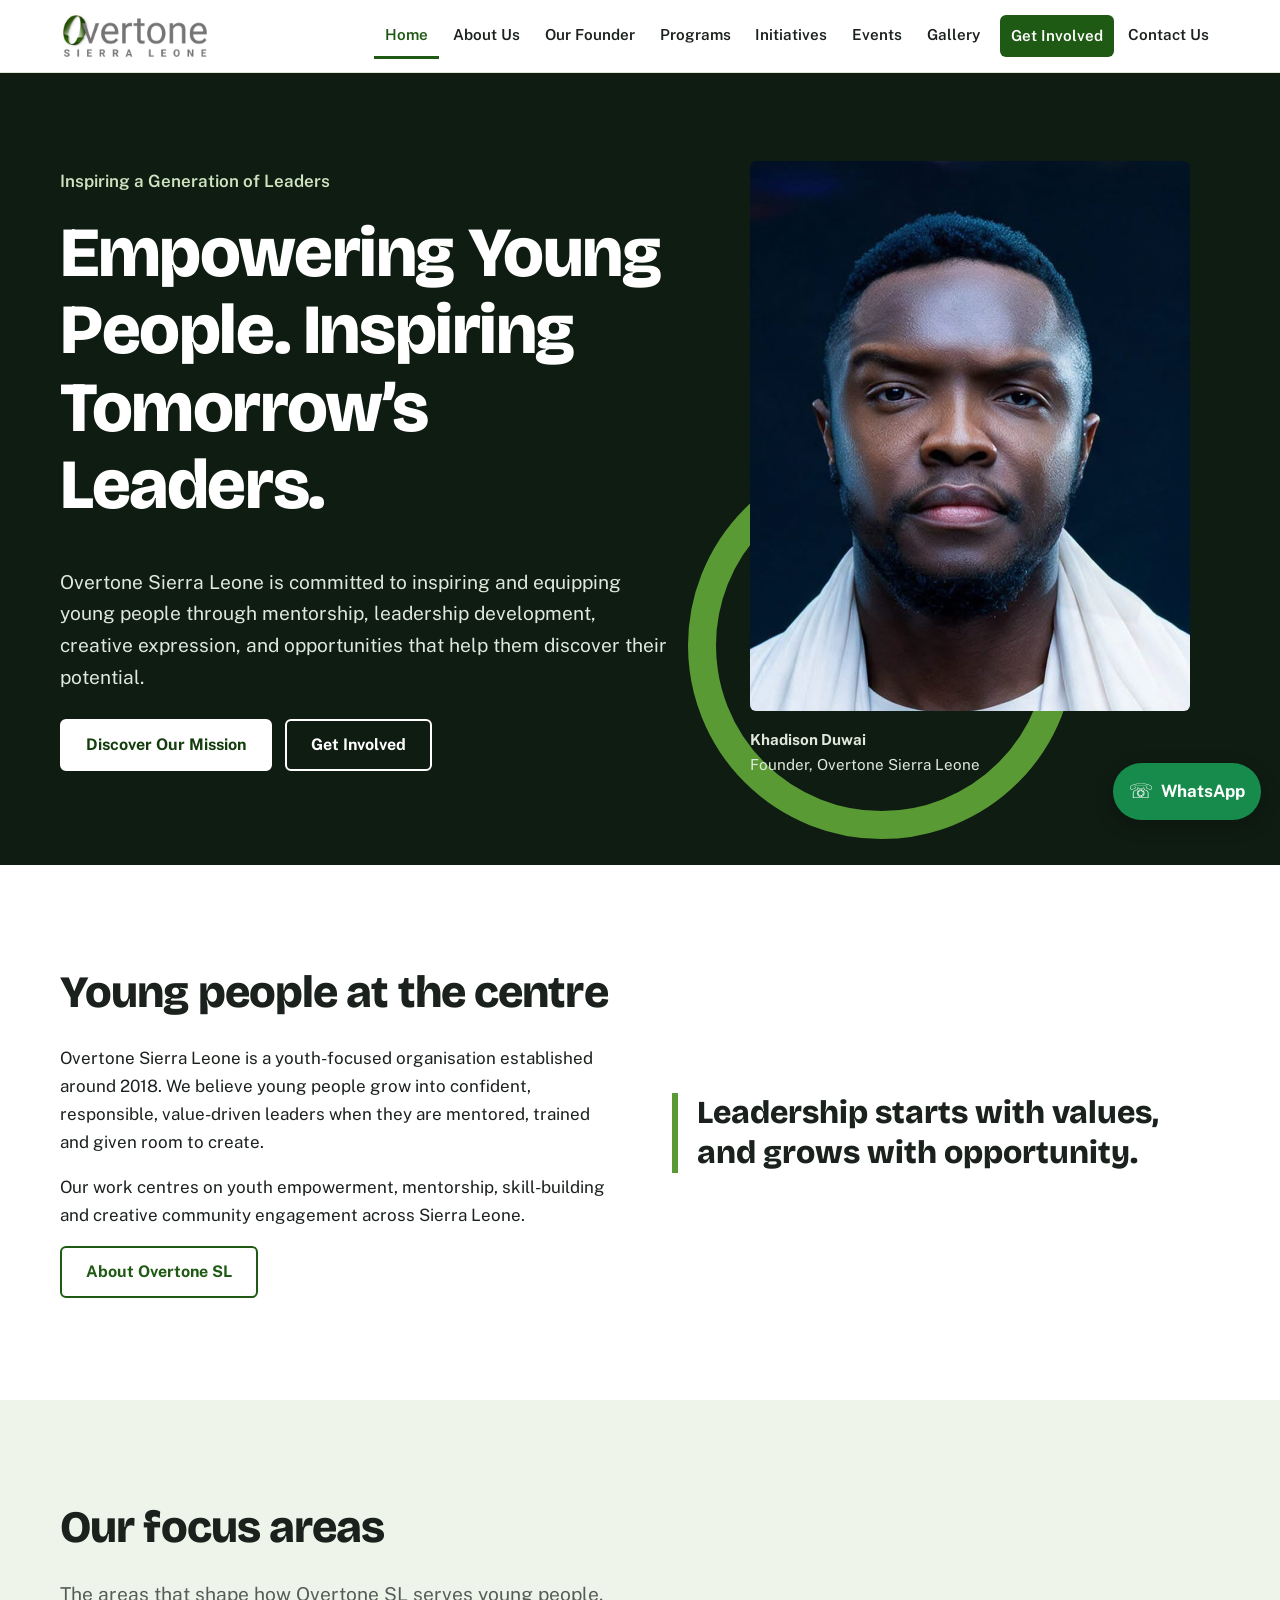
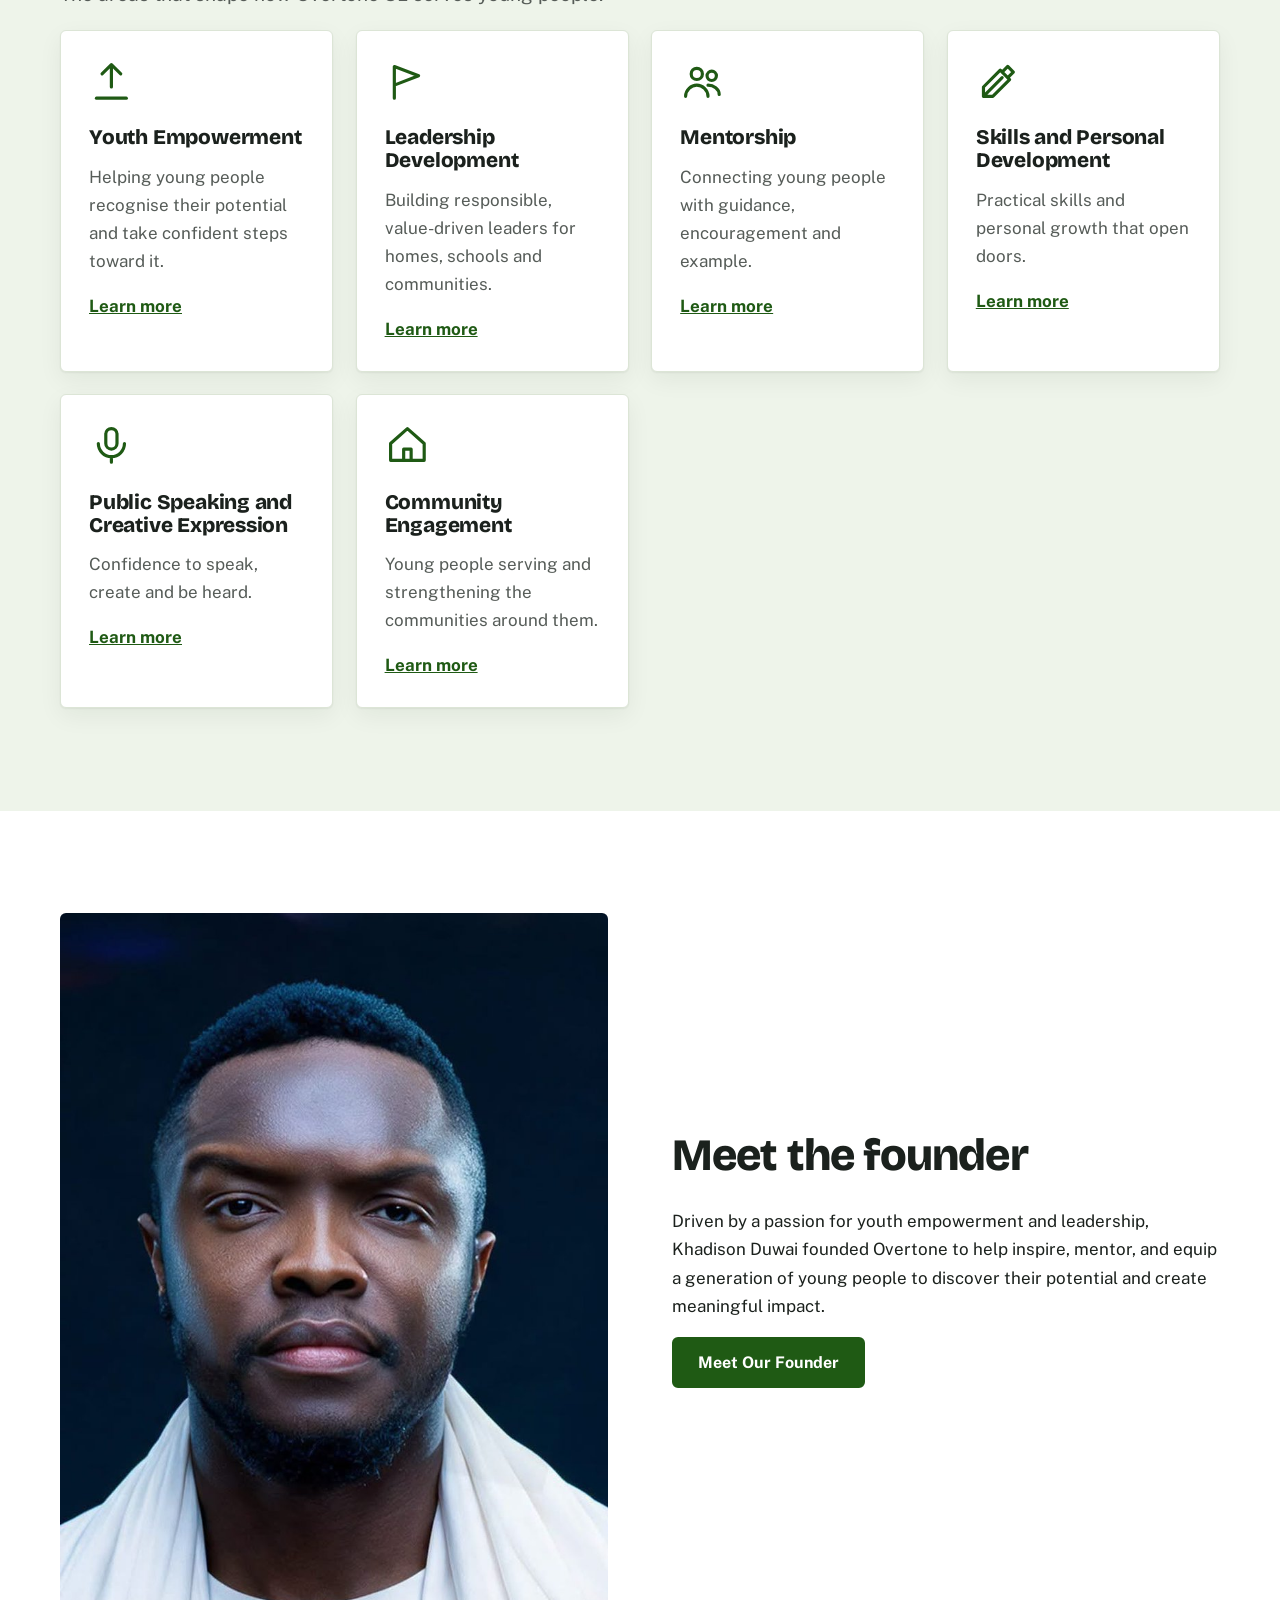
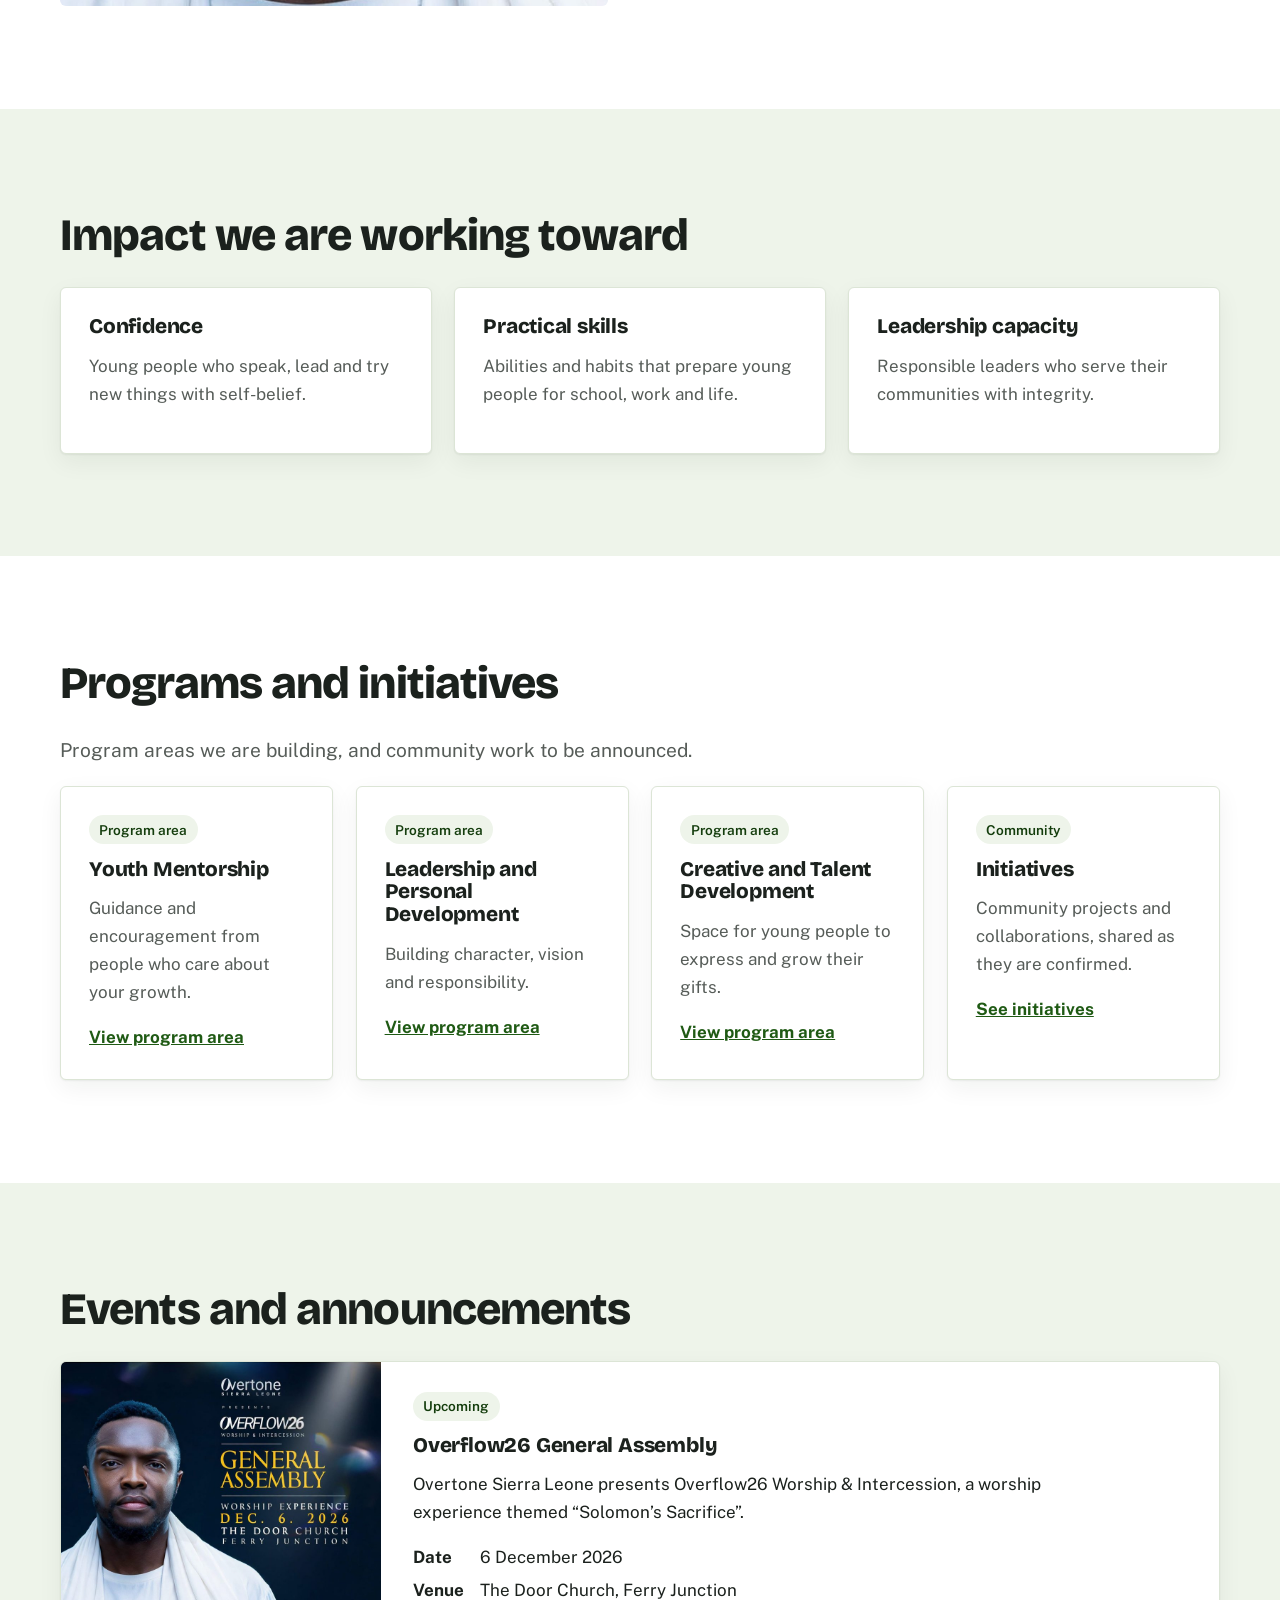
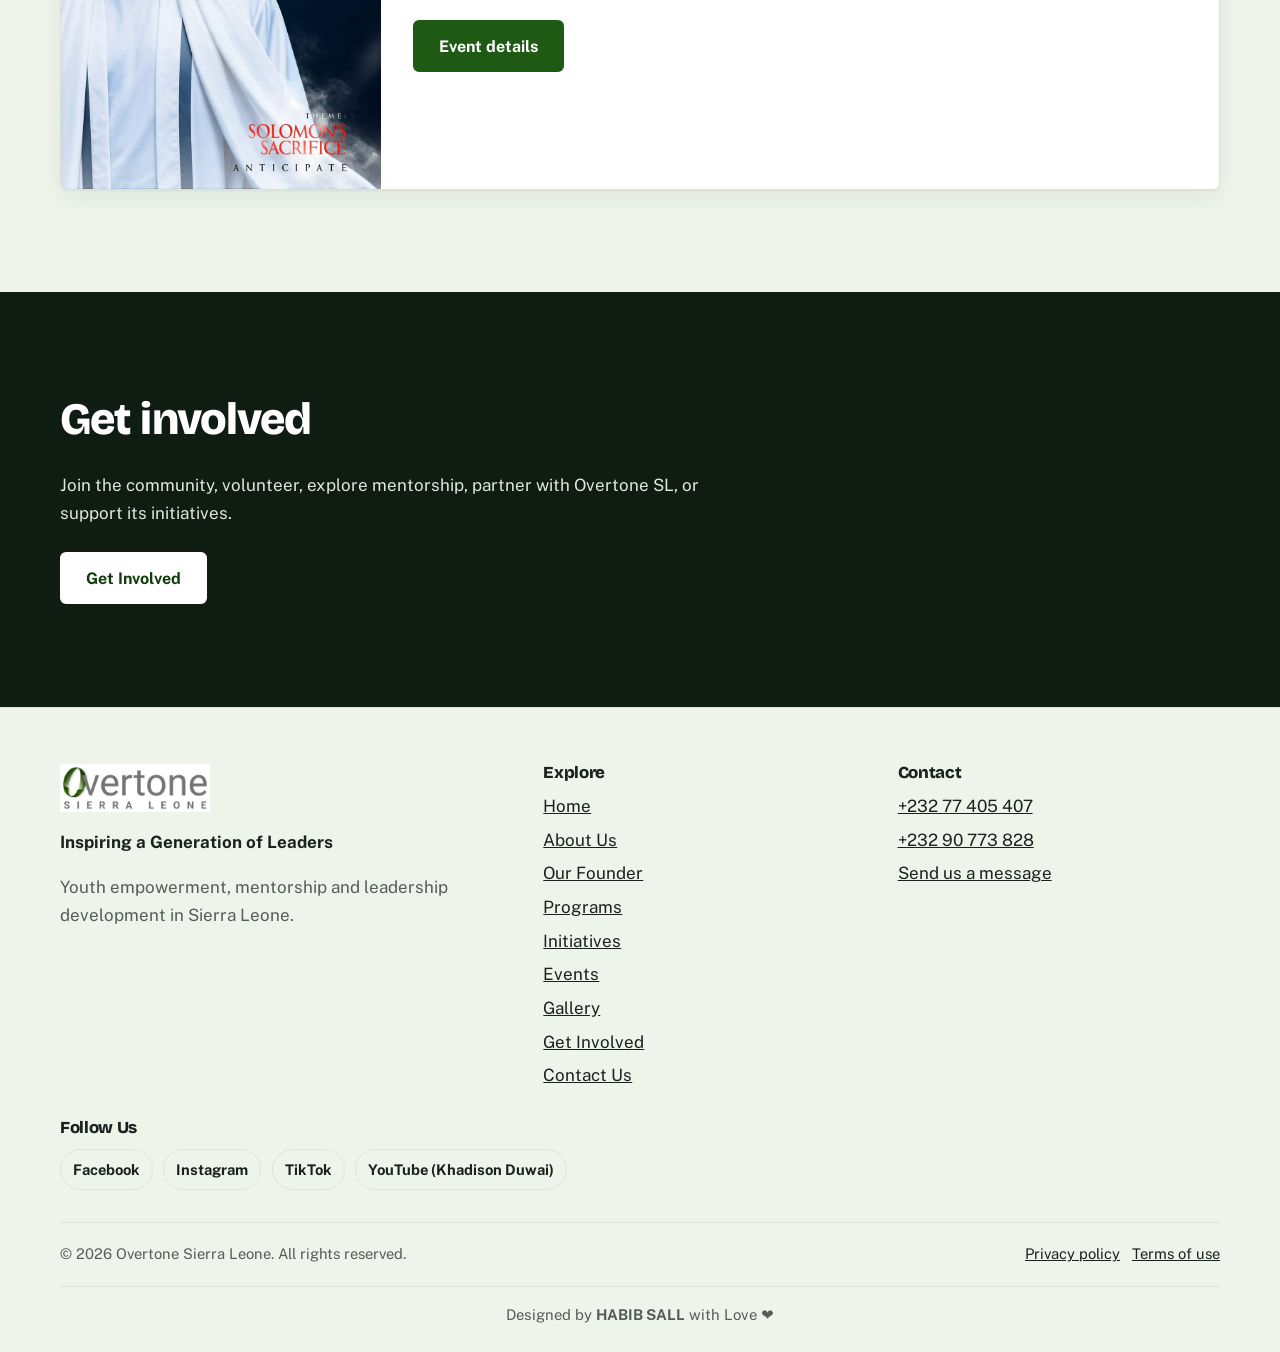
<file: index.html>
<!DOCTYPE html><html lang="en"><head><meta charset="utf-8"><meta name="viewport" content="width=device-width,initial-scale=1">
<title>Overtone Sierra Leone | Youth Empowerment and Leadership Development</title><meta name="description" content="Overtone Sierra Leone inspires and equips young people through mentorship, leadership development, creative expression and community engagement."><link rel="canonical" href="https://www.example.com/">
<meta property="og:type" content="website"><meta property="og:site_name" content="Overtone Sierra Leone"><meta property="og:title" content="Overtone Sierra Leone | Youth Empowerment and Leadership Development"><meta property="og:description" content="Overtone Sierra Leone inspires and equips young people through mentorship, leadership development, creative expression and community engagement."><meta property="og:url" content="https://www.example.com/"><meta property="og:image" content="https://www.example.com/founder-khadison-duwai.jpg"><meta name="twitter:card" content="summary_large_image">
<link rel="icon" href="data:image/svg+xml,%3Csvg xmlns='http://www.w3.org/2000/svg' viewBox='0 0 32 32'%3E%3Ccircle cx='16' cy='16' r='11' fill='none' stroke='%231f5a14' stroke-width='6'/%3E%3C/svg%3E">
<link rel="preconnect" href="https://fonts.googleapis.com"><link rel="preconnect" href="https://fonts.gstatic.com" crossorigin>
<link rel="stylesheet" href="https://fonts.googleapis.com/css2?family=Bricolage+Grotesque:opsz,wght@12..96,600;12..96,800&family=Public+Sans:wght@400;600;700&display=swap">
<link rel="stylesheet" href="style.css"><script type="application/ld+json">{"@context": "https://schema.org", "@type": "Organization", "name": "Overtone Sierra Leone", "alternateName": "Overtone SL", "slogan": "Inspiring a Generation of Leaders", "url": "https://www.example.com/", "logo": "https://www.example.com/overtone-logo.png", "description": "Overtone Sierra Leone is a youth organisation focused on empowerment, mentorship, leadership development and creative community engagement.", "areaServed": "Sierra Leone", "telephone": ["+23277405407", "+23290773828"]}</script><script type="application/ld+json">{"@context": "https://schema.org", "@type": "WebSite", "name": "Overtone Sierra Leone", "url": "https://www.example.com/"}</script></head><body><a class="skip" href="#main">Skip to content</a><header class="site-header"><div class="wrap bar"><a class="brand" href="index.html" aria-label="Overtone Sierra Leone, home"><img src="overtone-logo.png" alt="Overtone Sierra Leone logo" width="150" height="48"></a>
<button class="nav-toggle" aria-expanded="false" aria-controls="site-nav">Menu</button><nav class="nav" id="site-nav" aria-label="Main"><ul><li><a href="index.html" aria-current=page>Home</a></li><li><a href="about.html">About Us</a></li><li><a href="founder.html">Our Founder</a></li><li><a href="programs.html">Programs</a></li><li><a href="initiatives.html">Initiatives</a></li><li><a href="events.html">Events</a></li><li><a href="gallery.html">Gallery</a></li><li class=cta><a href="get-involved.html">Get Involved</a></li><li><a href="contact.html">Contact Us</a></li></ul></nav></div></header><main id="main">
<section class="hero"><div class="wrap"><div><p class="tag">Inspiring a Generation of Leaders</p><h1>Empowering Young People. Inspiring Tomorrow&rsquo;s Leaders.</h1><p class="lead" style="color:#dfe8da">Overtone Sierra Leone is committed to inspiring and equipping young people through mentorship, leadership development, creative expression, and opportunities that help them discover their potential.</p><div class="row"><a class="btn" href="about.html#mission">Discover Our Mission</a><a class="btn ghost" href="get-involved.html">Get Involved</a></div></div>
<figure class="portrait" style="margin:0"><img src="founder-khadison-duwai.jpg" alt="Portrait of Khadison Duwai, founder of Overtone Sierra Leone" width="800" height="1012"><figcaption><strong>Khadison Duwai</strong><br>Founder, Overtone Sierra Leone</figcaption></figure></div></section>
<section class="sec "><div class="wrap"><div class="split"><div><h2>Young people at the centre</h2><p>Overtone Sierra Leone is a youth-focused organisation established around 2018. We believe young people grow into confident, responsible, value-driven leaders when they are mentored, trained and given room to create.</p><p>Our work centres on youth empowerment, mentorship, skill-building and creative community engagement across Sierra Leone.</p><a class="btn ghost" href="about.html">About Overtone SL</a></div><div class="statement">Leadership starts with values, and grows with opportunity.</div></div></div></section>
<section class="sec alt"><div class="wrap"><h2>Our focus areas</h2><p class="lead">The areas that shape how Overtone SL serves young people.</p><div class="grid"><article class="card"><svg class="ico" viewBox="0 0 24 24" fill="none" stroke="currentColor" stroke-width="1.7" stroke-linecap="round" stroke-linejoin="round" aria-hidden="true"><path d="M12 3v12M7 8l5-5 5 5"/><path d="M4 21h16"/></svg><h3>Youth Empowerment</h3><p>Helping young people recognise their potential and take confident steps toward it.</p><a class="more" href="about.html#approach">Learn more<span class="sr"> about Youth Empowerment</span></a></article><article class="card"><svg class="ico" viewBox="0 0 24 24" fill="none" stroke="currentColor" stroke-width="1.7" stroke-linecap="round" stroke-linejoin="round" aria-hidden="true"><path d="M5 21V4l13 5-13 5"/></svg><h3>Leadership Development</h3><p>Building responsible, value-driven leaders for homes, schools and communities.</p><a class="more" href="programs.html#leadership">Learn more<span class="sr"> about Leadership Development</span></a></article><article class="card"><svg class="ico" viewBox="0 0 24 24" fill="none" stroke="currentColor" stroke-width="1.7" stroke-linecap="round" stroke-linejoin="round" aria-hidden="true"><circle cx="9" cy="8" r="3"/><circle cx="17" cy="9" r="2.5"/><path d="M3 20c0-3.5 3-6 6-6s6 2.5 6 6M15 14c3 0 6 2 6 5"/></svg><h3>Mentorship</h3><p>Connecting young people with guidance, encouragement and example.</p><a class="more" href="programs.html#mentorship">Learn more<span class="sr"> about Mentorship</span></a></article><article class="card"><svg class="ico" viewBox="0 0 24 24" fill="none" stroke="currentColor" stroke-width="1.7" stroke-linecap="round" stroke-linejoin="round" aria-hidden="true"><path d="M14 7l3-3 3 3-3 3M4 20l10-10M13 6l5 5-9 9H4v-5z"/></svg><h3>Skills and Personal Development</h3><p>Practical skills and personal growth that open doors.</p><a class="more" href="programs.html#skills">Learn more<span class="sr"> about Skills and Personal Development</span></a></article><article class="card"><svg class="ico" viewBox="0 0 24 24" fill="none" stroke="currentColor" stroke-width="1.7" stroke-linecap="round" stroke-linejoin="round" aria-hidden="true"><rect x="9" y="3" width="6" height="11" rx="3"/><path d="M5 11a7 7 0 0 0 14 0M12 18v3"/></svg><h3>Public Speaking and Creative Expression</h3><p>Confidence to speak, create and be heard.</p><a class="more" href="programs.html#speaking">Learn more<span class="sr"> about Public Speaking and Creative Expression</span></a></article><article class="card"><svg class="ico" viewBox="0 0 24 24" fill="none" stroke="currentColor" stroke-width="1.7" stroke-linecap="round" stroke-linejoin="round" aria-hidden="true"><path d="M3 11l9-8 9 8v9H3z"/><path d="M10 20v-6h4v6"/></svg><h3>Community Engagement</h3><p>Young people serving and strengthening the communities around them.</p><a class="more" href="initiatives.html">Learn more<span class="sr"> about Community Engagement</span></a></article></div></div></section>
<section class="sec "><div class="wrap"><div class="split"><figure style="margin:0"><img class="photo" src="founder-khadison-duwai.jpg" alt="Khadison Duwai, founder of Overtone Sierra Leone" width="800" height="1012" loading="lazy"></figure><div><h2>Meet the founder</h2><p>Driven by a passion for youth empowerment and leadership, Khadison Duwai founded Overtone to help inspire, mentor, and equip a generation of young people to discover their potential and create meaningful impact.</p><a class="btn" href="founder.html">Meet Our Founder</a></div></div></div></section>
<section class="sec alt"><div class="wrap"><h2>Impact we are working toward</h2><div class="grid"><div class="card"><h3>Confidence</h3><p>Young people who speak, lead and try new things with self-belief.</p></div><div class="card"><h3>Practical skills</h3><p>Abilities and habits that prepare young people for school, work and life.</p></div><div class="card"><h3>Leadership capacity</h3><p>Responsible leaders who serve their communities with integrity.</p></div></div></div></section>
<section class="sec "><div class="wrap"><h2>Programs and initiatives</h2><p class="lead">Program areas we are building, and community work to be announced.</p><div class="grid"><article class="card"><span class="badge">Program area</span><h3>Youth Mentorship</h3><p>Guidance and encouragement from people who care about your growth.</p><a class="more" href="programs.html#mentorship">View program area</a></article><article class="card"><span class="badge">Program area</span><h3>Leadership and Personal Development</h3><p>Building character, vision and responsibility.</p><a class="more" href="programs.html#leadership">View program area</a></article><article class="card"><span class="badge">Program area</span><h3>Creative and Talent Development</h3><p>Space for young people to express and grow their gifts.</p><a class="more" href="programs.html#creative">View program area</a></article><article class="card"><span class="badge">Community</span><h3>Initiatives</h3><p>Community projects and collaborations, shared as they are confirmed.</p><a class="more" href="initiatives.html">See initiatives</a></article></div></div></section>
<section class="sec alt"><div class="wrap"><h2>Events and announcements</h2><article class="event"><img src="overflow26-flyer.jpg" alt="Poster for Overflow26 General Assembly, a worship experience on 6 December 2026 at The Door Church, Ferry Junction" width="900" height="1200" loading="lazy"><div class="body"><span class="badge">Upcoming</span><h3>Overflow26 General Assembly</h3><p>Overtone Sierra Leone presents Overflow26 Worship &amp; Intercession, a worship experience themed &ldquo;Solomon&rsquo;s Sacrifice&rdquo;.</p><dl><dt>Date</dt><dd>6 December 2026</dd><dt>Venue</dt><dd>The Door Church, Ferry Junction</dd></dl><a class="btn" href="events.html">Event details</a></div></article></div></section>
<section class="sec dark"><div class="wrap"><h2>Get involved</h2><p>Join the community, volunteer, explore mentorship, partner with Overtone SL, or support its initiatives.</p><div class="row"><a class="btn" href="get-involved.html">Get Involved</a></div></div></section>
<!-- Testimonials: hidden until verified, real participant stories are supplied. Remove "hidden" to show. -->
<section class="sec" hidden id="stories"><div class="wrap"><h2>Community stories</h2><div class="grid"><!-- <figure class="card"><blockquote>Quote here</blockquote><figcaption>Name, role (with permission)</figcaption></figure> --></div></div></section></main><footer class="site-footer"><div class="wrap"><div class="fgrid"><div><img src="overtone-logo.png" alt="Overtone Sierra Leone" width="150" height="48" loading="lazy"><p style="margin-top:1rem"><strong>Inspiring a Generation of Leaders</strong></p><p class="quiet">Youth empowerment, mentorship and leadership development in Sierra Leone.</p></div>
<div><h2>Explore</h2><ul><li><a href="index.html">Home</a></li><li><a href="about.html">About Us</a></li><li><a href="founder.html">Our Founder</a></li><li><a href="programs.html">Programs</a></li><li><a href="initiatives.html">Initiatives</a></li><li><a href="events.html">Events</a></li><li><a href="gallery.html">Gallery</a></li><li><a href="get-involved.html">Get Involved</a></li><li><a href="contact.html">Contact Us</a></li></ul></div><div><h2>Contact</h2><ul><li><a href="tel:+23277405407">+232 77 405 407</a></li><li><a href="tel:+23290773828">+232 90 773 828</a></li><li><a href="contact.html">Send us a message</a></li></ul><!-- TODO: add verified email, address and official social links here once confirmed --></div></div>
<div class="social-footer"><h2>Follow Us</h2><div class="social-links" aria-label="Follow Overtone SL"><a href="https://www.facebook.com/share/1JJqdZNwYS/?mibextid=wwXIfr" target="_blank" rel="noopener noreferrer">Facebook</a><a href="https://www.instagram.com/over.tonesl?vrfl=aTZ6Zmw1cmFwbXE5" target="_blank" rel="noopener noreferrer">Instagram</a><a href="https://www.tiktok.com/@overtone.slofficial?_r=1&_t=ZS-9As2HaUHqfo" target="_blank" rel="noopener noreferrer">TikTok</a><a href="https://youtube.com/@khadisonduwai9681?si=H0f0UzuEXgPKdiRs" target="_blank" rel="noopener noreferrer">YouTube (Khadison Duwai)</a></div></div>
<div class="legal"><span>&copy; <span data-year>2026</span> Overtone Sierra Leone. All rights reserved.</span><span><a href="privacy.html">Privacy policy</a> &nbsp; <a href="terms.html">Terms of use</a></span></div><div class="designer-credit">Designed by <strong>HABIB SALL</strong> with Love ❤️</div></div></footer>
<a class="whatsapp-float" href="https://wa.me/23277405407" target="_blank" rel="noopener noreferrer" aria-label="Chat with Overtone SL on WhatsApp" title="Chat with us on WhatsApp"><span aria-hidden="true">☏</span><span class="wa-label">WhatsApp</span></a>
<button class="totop" aria-label="Back to top">&#8593;</button><script src="main.js" defer></script></body></html>
</file>
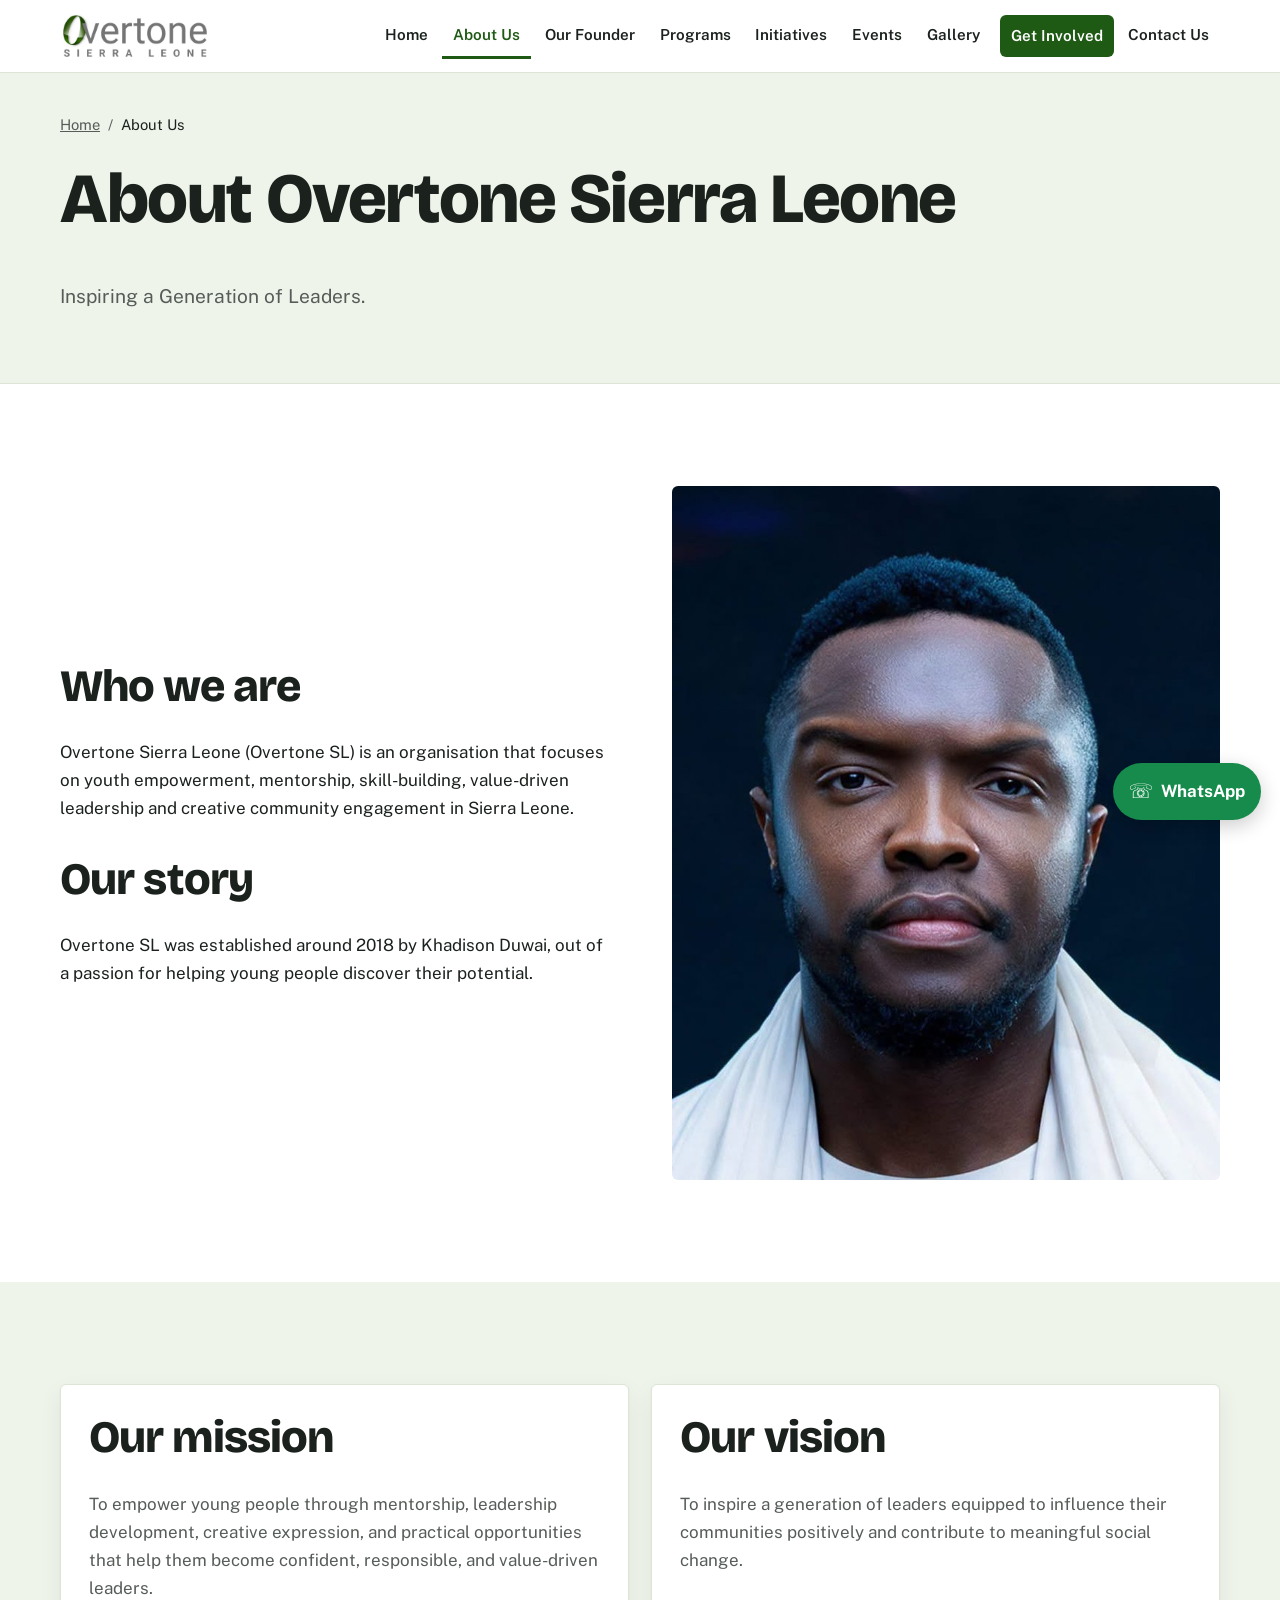
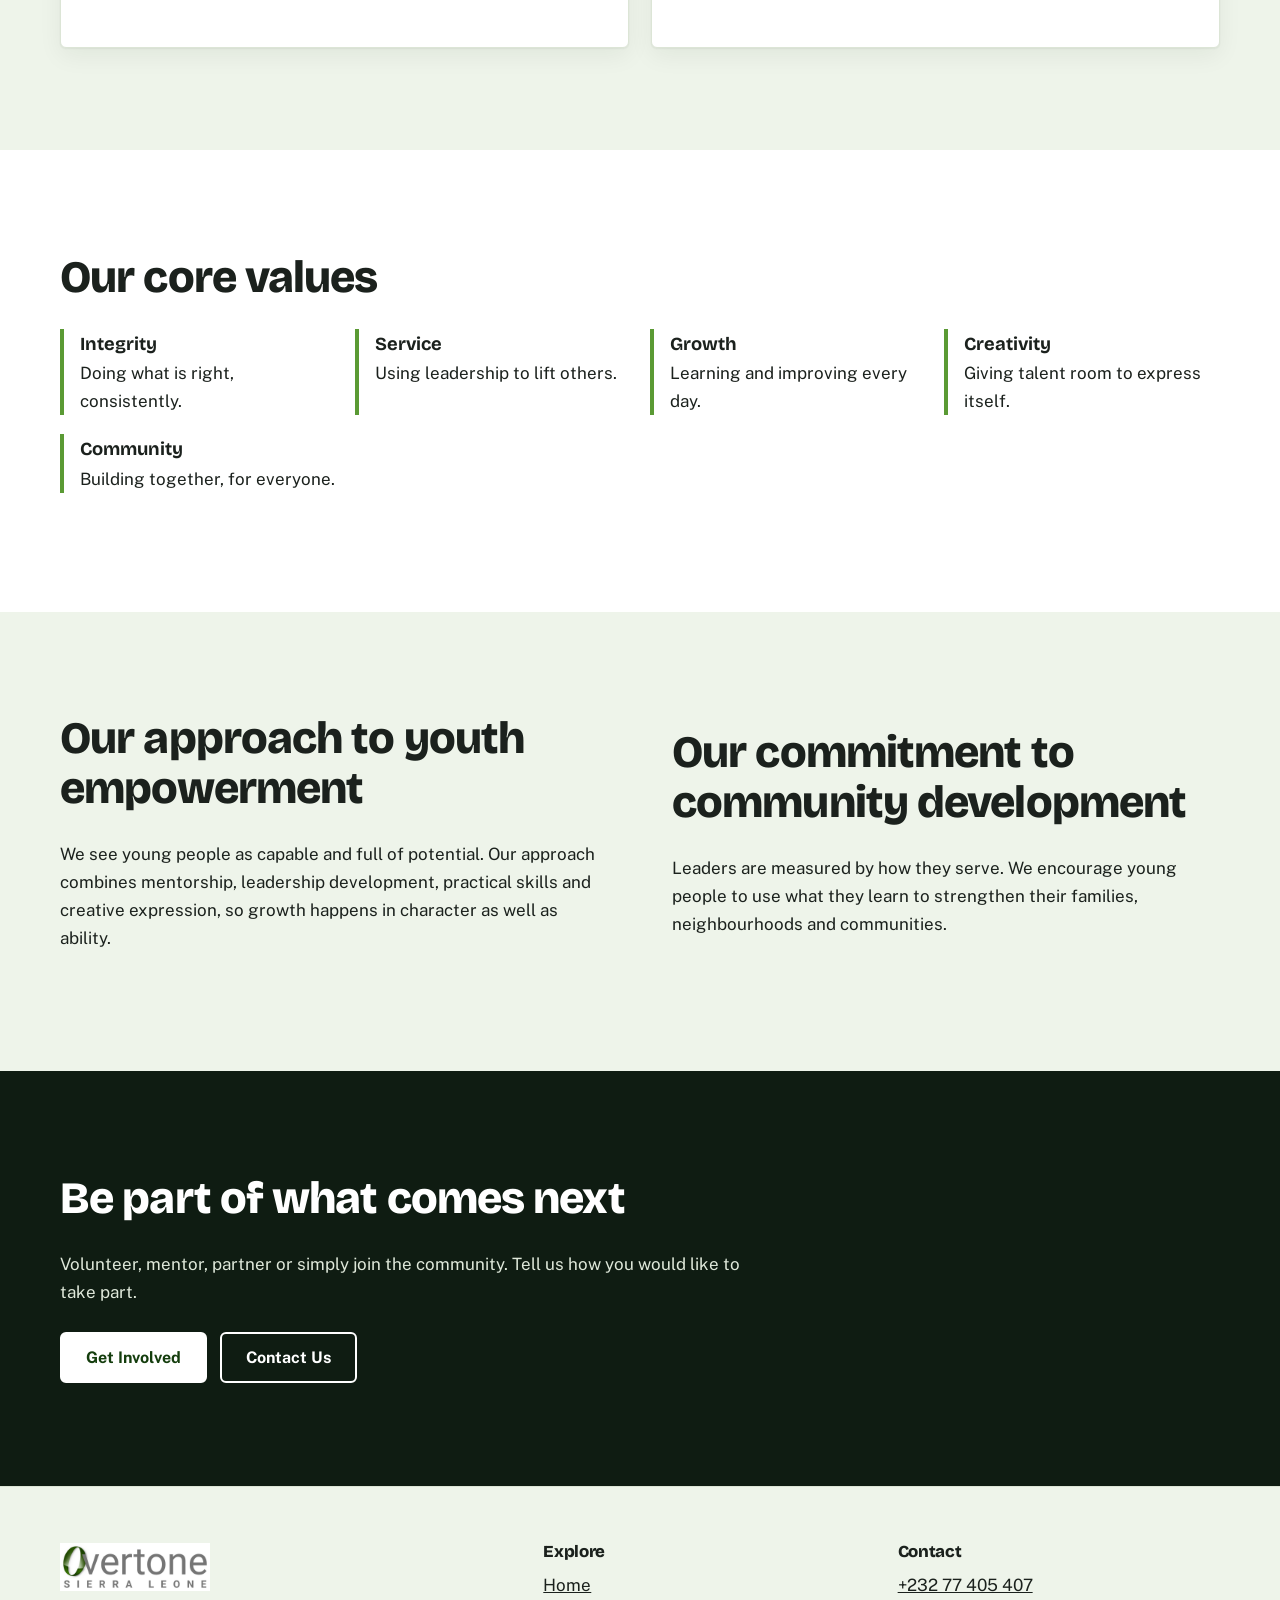
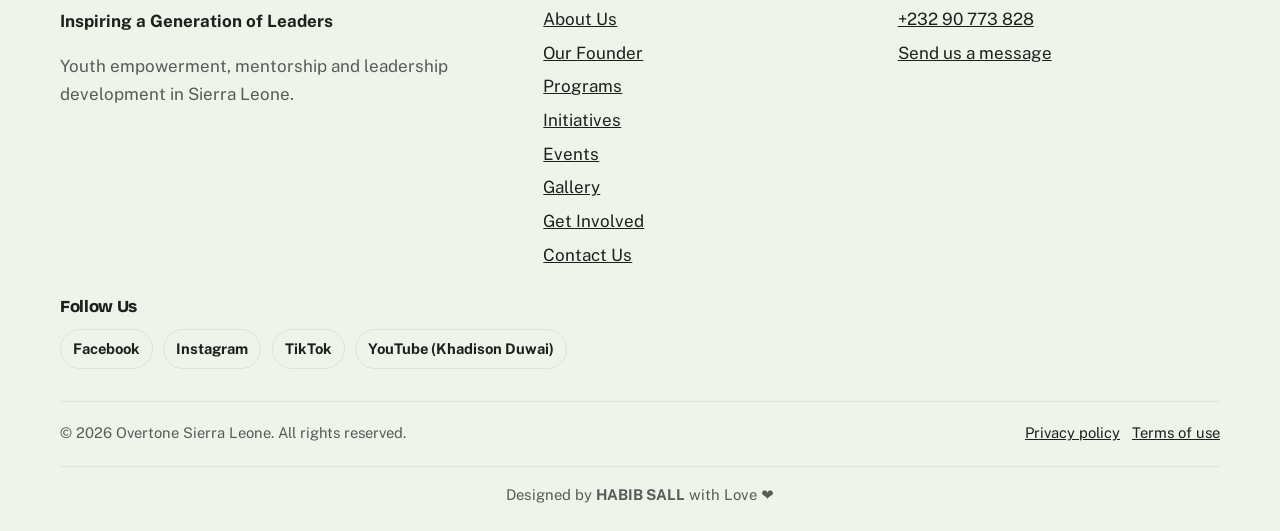
<file: about.html>
<!DOCTYPE html><html lang="en"><head><meta charset="utf-8"><meta name="viewport" content="width=device-width,initial-scale=1">
<title>About Overtone Sierra Leone | Mission, Vision and Values</title><meta name="description" content="Learn about Overtone Sierra Leone: our story, mission, vision, values and approach to youth empowerment and leadership development."><link rel="canonical" href="https://www.example.com/about.html">
<meta property="og:type" content="website"><meta property="og:site_name" content="Overtone Sierra Leone"><meta property="og:title" content="About Overtone Sierra Leone | Mission, Vision and Values"><meta property="og:description" content="Learn about Overtone Sierra Leone: our story, mission, vision, values and approach to youth empowerment and leadership development."><meta property="og:url" content="https://www.example.com/about.html"><meta property="og:image" content="https://www.example.com/founder-khadison-duwai.jpg"><meta name="twitter:card" content="summary_large_image">
<link rel="icon" href="data:image/svg+xml,%3Csvg xmlns='http://www.w3.org/2000/svg' viewBox='0 0 32 32'%3E%3Ccircle cx='16' cy='16' r='11' fill='none' stroke='%231f5a14' stroke-width='6'/%3E%3C/svg%3E">
<link rel="preconnect" href="https://fonts.googleapis.com"><link rel="preconnect" href="https://fonts.gstatic.com" crossorigin>
<link rel="stylesheet" href="https://fonts.googleapis.com/css2?family=Bricolage+Grotesque:opsz,wght@12..96,600;12..96,800&family=Public+Sans:wght@400;600;700&display=swap">
<link rel="stylesheet" href="style.css"><script type="application/ld+json">{"@context": "https://schema.org", "@type": "BreadcrumbList", "itemListElement": [{"@type": "ListItem", "position": 1, "name": "Home", "item": "https://www.example.com/"}, {"@type": "ListItem", "position": 2, "name": "About Us", "item": "https://www.example.com/about.html"}]}</script></head><body><a class="skip" href="#main">Skip to content</a><header class="site-header"><div class="wrap bar"><a class="brand" href="index.html" aria-label="Overtone Sierra Leone, home"><img src="overtone-logo.png" alt="Overtone Sierra Leone logo" width="150" height="48"></a>
<button class="nav-toggle" aria-expanded="false" aria-controls="site-nav">Menu</button><nav class="nav" id="site-nav" aria-label="Main"><ul><li><a href="index.html">Home</a></li><li><a href="about.html" aria-current=page>About Us</a></li><li><a href="founder.html">Our Founder</a></li><li><a href="programs.html">Programs</a></li><li><a href="initiatives.html">Initiatives</a></li><li><a href="events.html">Events</a></li><li><a href="gallery.html">Gallery</a></li><li class=cta><a href="get-involved.html">Get Involved</a></li><li><a href="contact.html">Contact Us</a></li></ul></nav></div></header><main id="main"><section class="page-hero"><div class="wrap"><nav class="crumbs" aria-label="Breadcrumb"><ol><li><a href="index.html">Home</a></li><li aria-current="page">About Us</li></ol></nav><h1>About Overtone Sierra Leone</h1><p class="lead">Inspiring a Generation of Leaders.</p></div></section><section class="sec "><div class="wrap"><div class="split"><div><h2 id="who">Who we are</h2><p>Overtone Sierra Leone (Overtone SL) is an organisation that focuses on youth empowerment, mentorship, skill-building, value-driven leadership and creative community engagement in Sierra Leone.</p><h2 id="story" style="margin-top:2rem">Our story</h2><p>Overtone SL was established around 2018 by Khadison Duwai, out of a passion for helping young people discover their potential. <!-- CONFIRM: add verified milestones --></p></div><img class="photo" src="founder-khadison-duwai.jpg" alt="Khadison Duwai, founder of Overtone Sierra Leone" width="800" height="1012"></div></div></section><section class="sec alt"><div class="wrap"><div class="grid"><div class="card" id="mission"><h2>Our mission</h2><p>To empower young people through mentorship, leadership development, creative expression, and practical opportunities that help them become confident, responsible, and value-driven leaders.</p></div><div class="card" id="vision"><h2>Our vision</h2><p>To inspire a generation of leaders equipped to influence their communities positively and contribute to meaningful social change.</p></div></div><!-- CONFIRM: mission and vision are proposed copy awaiting approval --></div></section><section class="sec "><div class="wrap"><h2>Our core values</h2><ul class="values"><li><strong>Integrity</strong>Doing what is right, consistently.</li><li><strong>Service</strong>Using leadership to lift others.</li><li><strong>Growth</strong>Learning and improving every day.</li><li><strong>Creativity</strong>Giving talent room to express itself.</li><li><strong>Community</strong>Building together, for everyone.</li></ul><!-- CONFIRM: values are proposed copy --></div></section><section class="sec alt"><div class="wrap"><div class="split"><div><h2 id="approach">Our approach to youth empowerment</h2><p>We see young people as capable and full of potential. Our approach combines mentorship, leadership development, practical skills and creative expression, so growth happens in character as well as ability.</p></div><div><h2 id="community">Our commitment to community development</h2><p>Leaders are measured by how they serve. We encourage young people to use what they learn to strengthen their families, neighbourhoods and communities.</p></div></div></div></section><section class="sec dark"><div class="wrap"><h2>Be part of what comes next</h2><p>Volunteer, mentor, partner or simply join the community. Tell us how you would like to take part.</p><div class="row"><a class="btn" href="get-involved.html">Get Involved</a><a class="btn ghost" href="contact.html">Contact Us</a></div></div></section></main><footer class="site-footer"><div class="wrap"><div class="fgrid"><div><img src="overtone-logo.png" alt="Overtone Sierra Leone" width="150" height="48" loading="lazy"><p style="margin-top:1rem"><strong>Inspiring a Generation of Leaders</strong></p><p class="quiet">Youth empowerment, mentorship and leadership development in Sierra Leone.</p></div>
<div><h2>Explore</h2><ul><li><a href="index.html">Home</a></li><li><a href="about.html">About Us</a></li><li><a href="founder.html">Our Founder</a></li><li><a href="programs.html">Programs</a></li><li><a href="initiatives.html">Initiatives</a></li><li><a href="events.html">Events</a></li><li><a href="gallery.html">Gallery</a></li><li><a href="get-involved.html">Get Involved</a></li><li><a href="contact.html">Contact Us</a></li></ul></div><div><h2>Contact</h2><ul><li><a href="tel:+23277405407">+232 77 405 407</a></li><li><a href="tel:+23290773828">+232 90 773 828</a></li><li><a href="contact.html">Send us a message</a></li></ul><!-- TODO: add verified email, address and official social links here once confirmed --></div></div>
<div class="social-footer"><h2>Follow Us</h2><div class="social-links" aria-label="Follow Overtone SL"><a href="https://www.facebook.com/share/1JJqdZNwYS/?mibextid=wwXIfr" target="_blank" rel="noopener noreferrer">Facebook</a><a href="https://www.instagram.com/over.tonesl?vrfl=aTZ6Zmw1cmFwbXE5" target="_blank" rel="noopener noreferrer">Instagram</a><a href="https://www.tiktok.com/@overtone.slofficial?_r=1&_t=ZS-9As2HaUHqfo" target="_blank" rel="noopener noreferrer">TikTok</a><a href="https://youtube.com/@khadisonduwai9681?si=H0f0UzuEXgPKdiRs" target="_blank" rel="noopener noreferrer">YouTube (Khadison Duwai)</a></div></div>
<div class="legal"><span>&copy; <span data-year>2026</span> Overtone Sierra Leone. All rights reserved.</span><span><a href="privacy.html">Privacy policy</a> &nbsp; <a href="terms.html">Terms of use</a></span></div><div class="designer-credit">Designed by <strong>HABIB SALL</strong> with Love ❤️</div></div></footer>
<a class="whatsapp-float" href="https://wa.me/23277405407" target="_blank" rel="noopener noreferrer" aria-label="Chat with Overtone SL on WhatsApp" title="Chat with us on WhatsApp"><span aria-hidden="true">☏</span><span class="wa-label">WhatsApp</span></a>
<button class="totop" aria-label="Back to top">&#8593;</button><script src="main.js" defer></script></body></html>
</file>
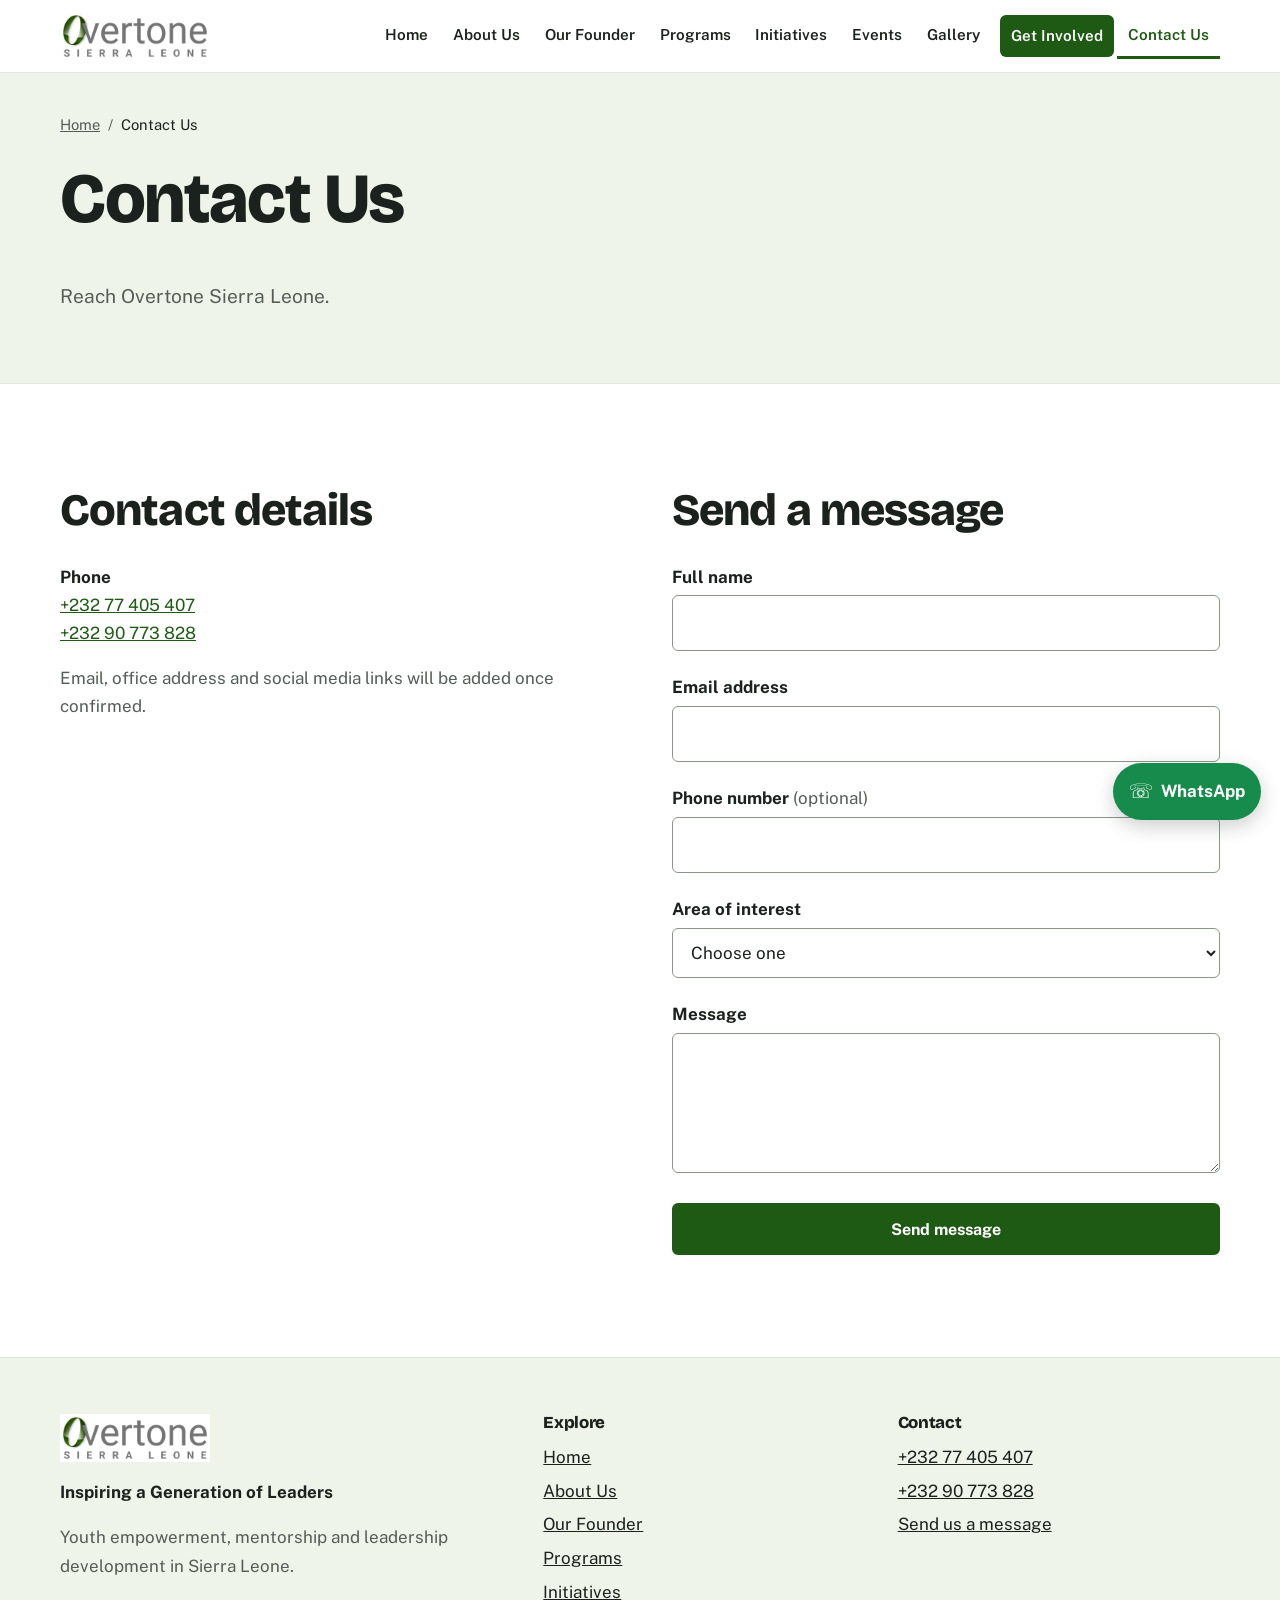
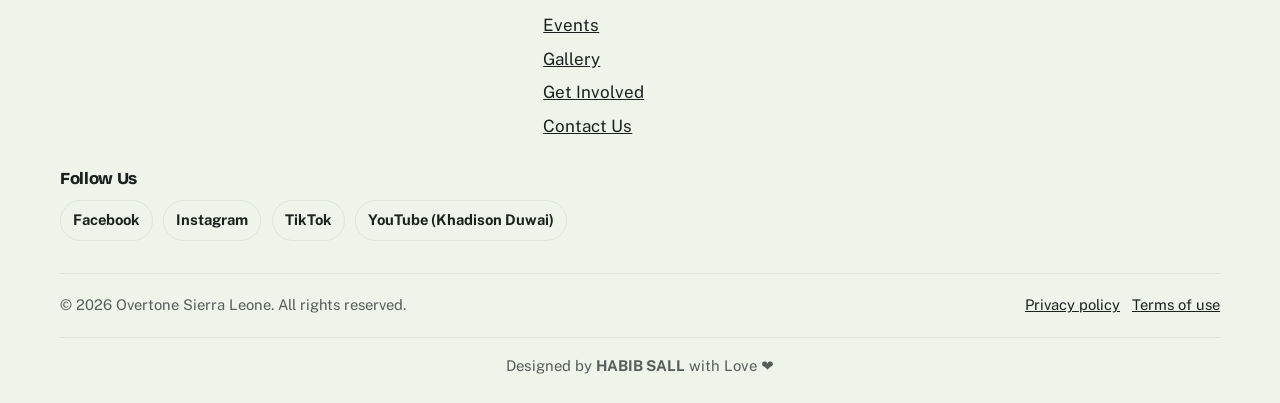
<file: contact.html>
<!DOCTYPE html><html lang="en"><head><meta charset="utf-8"><meta name="viewport" content="width=device-width,initial-scale=1">
<title>Contact Overtone Sierra Leone</title><meta name="description" content="Contact Overtone Sierra Leone by phone or send an enquiry about youth programs, events, mentorship and partnerships."><link rel="canonical" href="https://www.example.com/contact.html">
<meta property="og:type" content="website"><meta property="og:site_name" content="Overtone Sierra Leone"><meta property="og:title" content="Contact Overtone Sierra Leone"><meta property="og:description" content="Contact Overtone Sierra Leone by phone or send an enquiry about youth programs, events, mentorship and partnerships."><meta property="og:url" content="https://www.example.com/contact.html"><meta property="og:image" content="https://www.example.com/founder-khadison-duwai.jpg"><meta name="twitter:card" content="summary_large_image">
<link rel="icon" href="data:image/svg+xml,%3Csvg xmlns='http://www.w3.org/2000/svg' viewBox='0 0 32 32'%3E%3Ccircle cx='16' cy='16' r='11' fill='none' stroke='%231f5a14' stroke-width='6'/%3E%3C/svg%3E">
<link rel="preconnect" href="https://fonts.googleapis.com"><link rel="preconnect" href="https://fonts.gstatic.com" crossorigin>
<link rel="stylesheet" href="https://fonts.googleapis.com/css2?family=Bricolage+Grotesque:opsz,wght@12..96,600;12..96,800&family=Public+Sans:wght@400;600;700&display=swap">
<link rel="stylesheet" href="style.css"><script type="application/ld+json">{"@context": "https://schema.org", "@type": "BreadcrumbList", "itemListElement": [{"@type": "ListItem", "position": 1, "name": "Home", "item": "https://www.example.com/"}, {"@type": "ListItem", "position": 2, "name": "Contact Us", "item": "https://www.example.com/contact.html"}]}</script></head><body><a class="skip" href="#main">Skip to content</a><header class="site-header"><div class="wrap bar"><a class="brand" href="index.html" aria-label="Overtone Sierra Leone, home"><img src="overtone-logo.png" alt="Overtone Sierra Leone logo" width="150" height="48"></a>
<button class="nav-toggle" aria-expanded="false" aria-controls="site-nav">Menu</button><nav class="nav" id="site-nav" aria-label="Main"><ul><li><a href="index.html">Home</a></li><li><a href="about.html">About Us</a></li><li><a href="founder.html">Our Founder</a></li><li><a href="programs.html">Programs</a></li><li><a href="initiatives.html">Initiatives</a></li><li><a href="events.html">Events</a></li><li><a href="gallery.html">Gallery</a></li><li class=cta><a href="get-involved.html">Get Involved</a></li><li><a href="contact.html" aria-current=page>Contact Us</a></li></ul></nav></div></header><main id="main"><section class="page-hero"><div class="wrap"><nav class="crumbs" aria-label="Breadcrumb"><ol><li><a href="index.html">Home</a></li><li aria-current="page">Contact Us</li></ol></nav><h1>Contact Us</h1><p class="lead">Reach Overtone Sierra Leone.</p></div></section><section class="sec "><div class="wrap"><div class="split" style="align-items:start"><div><h2>Contact details</h2><p><strong>Phone</strong><br><a href="tel:+23277405407">+232 77 405 407</a><br><a href="tel:+23290773828">+232 90 773 828</a></p><p class="quiet">Email, office address and social media links will be added once confirmed.</p><!-- CONFIRM phone numbers; add email, address, social links. Add a map embed only with a verified address. --></div><div><h2>Send a message</h2><form data-form data-endpoint="" novalidate id="ct"><!-- Set data-endpoint to your form service URL (see README) -->
<div><label for="ct-name">Full name</label><input id="ct-name" name="name" autocomplete="name" required aria-describedby="ct-name-err"><div class="err" id="ct-name-err" aria-live="polite"></div></div>
<div><label for="ct-email">Email address</label><input id="ct-email" name="email" type="email" autocomplete="email" required aria-describedby="ct-email-err"><div class="err" id="ct-email-err" aria-live="polite"></div></div>
<div><label for="ct-phone">Phone number <span class="opt">(optional)</span></label><input id="ct-phone" name="phone" type="tel" autocomplete="tel" aria-describedby="ct-phone-err"><div class="err" id="ct-phone-err" aria-live="polite"></div></div>
<div><label for="ct-interest">Area of interest</label><select id="ct-interest" name="interest" required aria-describedby="ct-interest-err"><option value="">Choose one</option><option value="general">General enquiry</option><option value="event">Event enquiry</option><option value="volunteer">Volunteering</option><option value="community">Joining the community</option><option value="mentorship">Mentorship</option><option value="partnership">Partnership</option><option value="support">Supporting the mission</option></select><div class="err" id="ct-interest-err" aria-live="polite"></div></div>
<div><label for="ct-message">Message</label><textarea id="ct-message" name="message" required aria-describedby="ct-message-err"></textarea><div class="err" id="ct-message-err" aria-live="polite"></div></div>
<input class="hp" name="website" tabindex="-1" autocomplete="off" aria-hidden="true"><button class="btn" type="submit">Send message</button><div class="status" role="status" aria-live="polite"></div></form></div></div></div></section></main><footer class="site-footer"><div class="wrap"><div class="fgrid"><div><img src="overtone-logo.png" alt="Overtone Sierra Leone" width="150" height="48" loading="lazy"><p style="margin-top:1rem"><strong>Inspiring a Generation of Leaders</strong></p><p class="quiet">Youth empowerment, mentorship and leadership development in Sierra Leone.</p></div>
<div><h2>Explore</h2><ul><li><a href="index.html">Home</a></li><li><a href="about.html">About Us</a></li><li><a href="founder.html">Our Founder</a></li><li><a href="programs.html">Programs</a></li><li><a href="initiatives.html">Initiatives</a></li><li><a href="events.html">Events</a></li><li><a href="gallery.html">Gallery</a></li><li><a href="get-involved.html">Get Involved</a></li><li><a href="contact.html">Contact Us</a></li></ul></div><div><h2>Contact</h2><ul><li><a href="tel:+23277405407">+232 77 405 407</a></li><li><a href="tel:+23290773828">+232 90 773 828</a></li><li><a href="contact.html">Send us a message</a></li></ul><!-- TODO: add verified email, address and official social links here once confirmed --></div></div>
<div class="social-footer"><h2>Follow Us</h2><div class="social-links" aria-label="Follow Overtone SL"><a href="https://www.facebook.com/share/1JJqdZNwYS/?mibextid=wwXIfr" target="_blank" rel="noopener noreferrer">Facebook</a><a href="https://www.instagram.com/over.tonesl?vrfl=aTZ6Zmw1cmFwbXE5" target="_blank" rel="noopener noreferrer">Instagram</a><a href="https://www.tiktok.com/@overtone.slofficial?_r=1&_t=ZS-9As2HaUHqfo" target="_blank" rel="noopener noreferrer">TikTok</a><a href="https://youtube.com/@khadisonduwai9681?si=H0f0UzuEXgPKdiRs" target="_blank" rel="noopener noreferrer">YouTube (Khadison Duwai)</a></div></div>
<div class="legal"><span>&copy; <span data-year>2026</span> Overtone Sierra Leone. All rights reserved.</span><span><a href="privacy.html">Privacy policy</a> &nbsp; <a href="terms.html">Terms of use</a></span></div><div class="designer-credit">Designed by <strong>HABIB SALL</strong> with Love ❤️</div></div></footer>
<a class="whatsapp-float" href="https://wa.me/23277405407" target="_blank" rel="noopener noreferrer" aria-label="Chat with Overtone SL on WhatsApp" title="Chat with us on WhatsApp"><span aria-hidden="true">☏</span><span class="wa-label">WhatsApp</span></a>
<button class="totop" aria-label="Back to top">&#8593;</button><script src="main.js" defer></script></body></html>
</file>
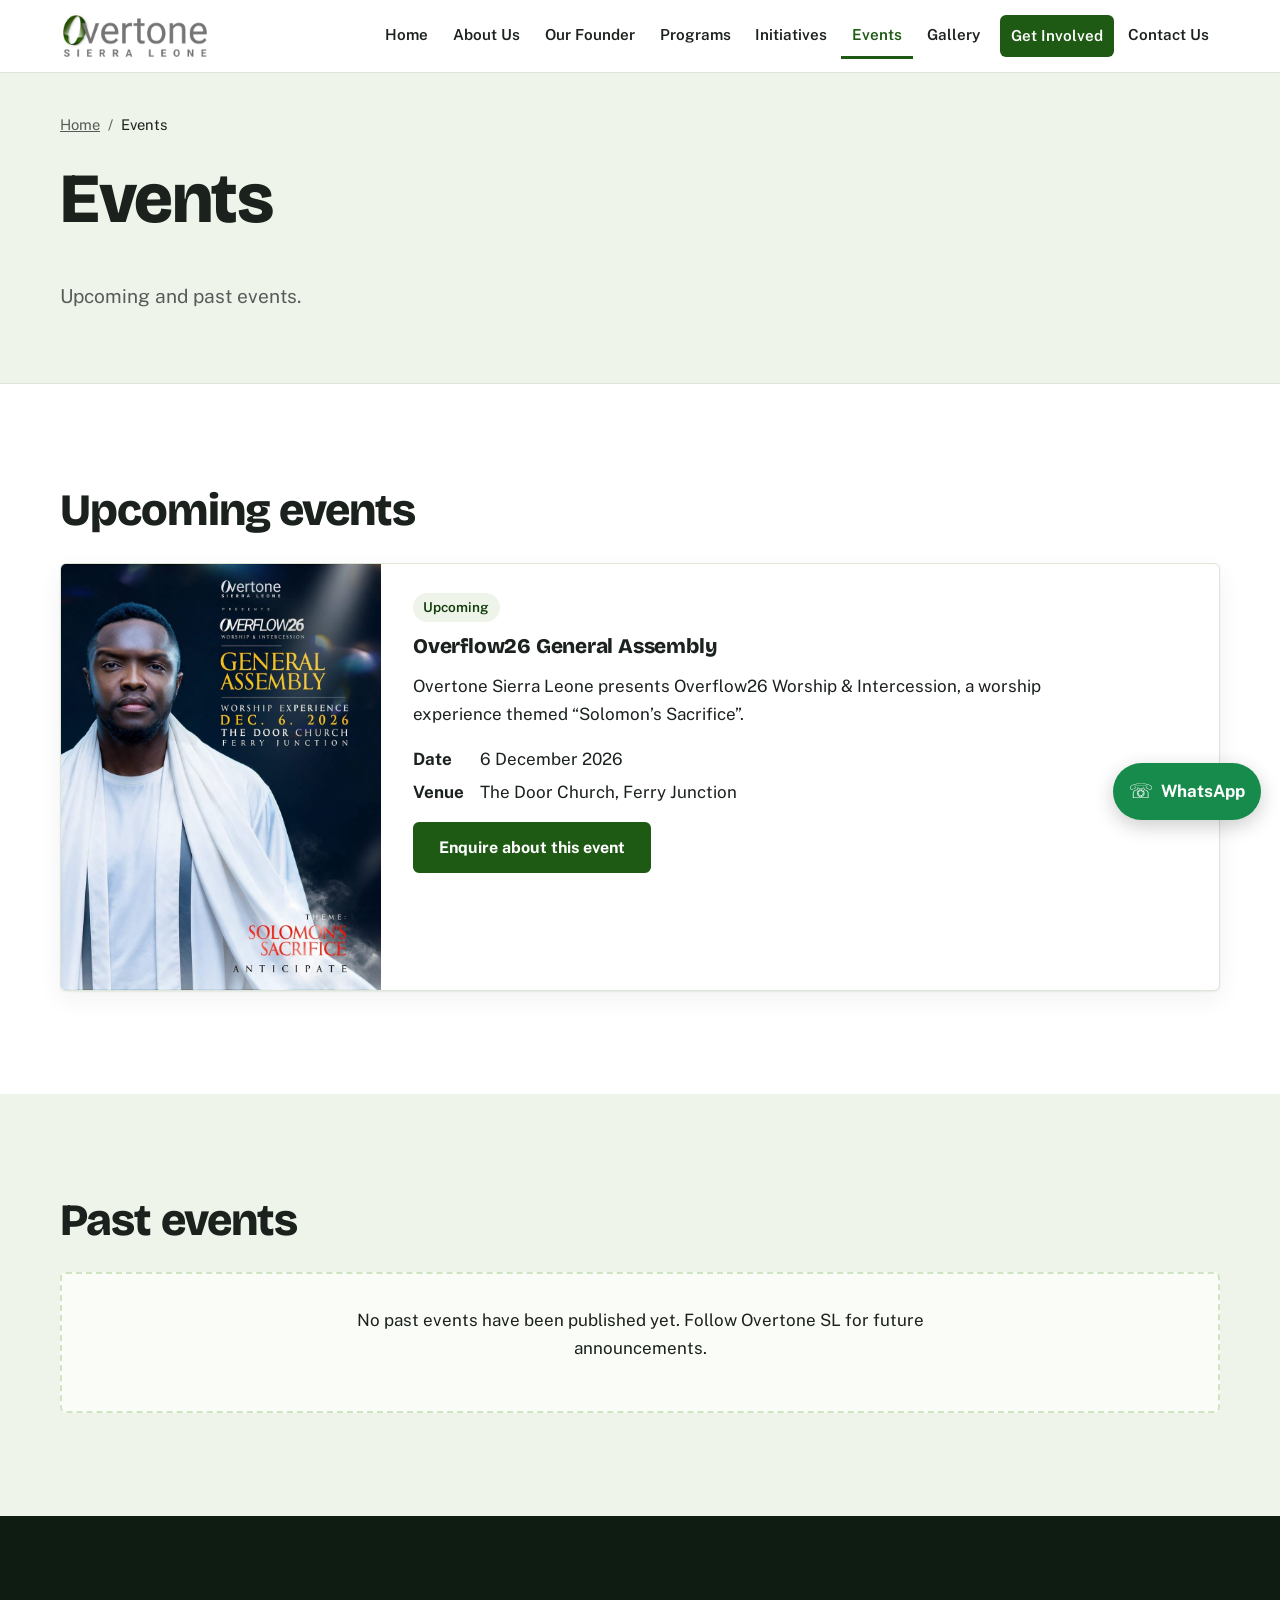
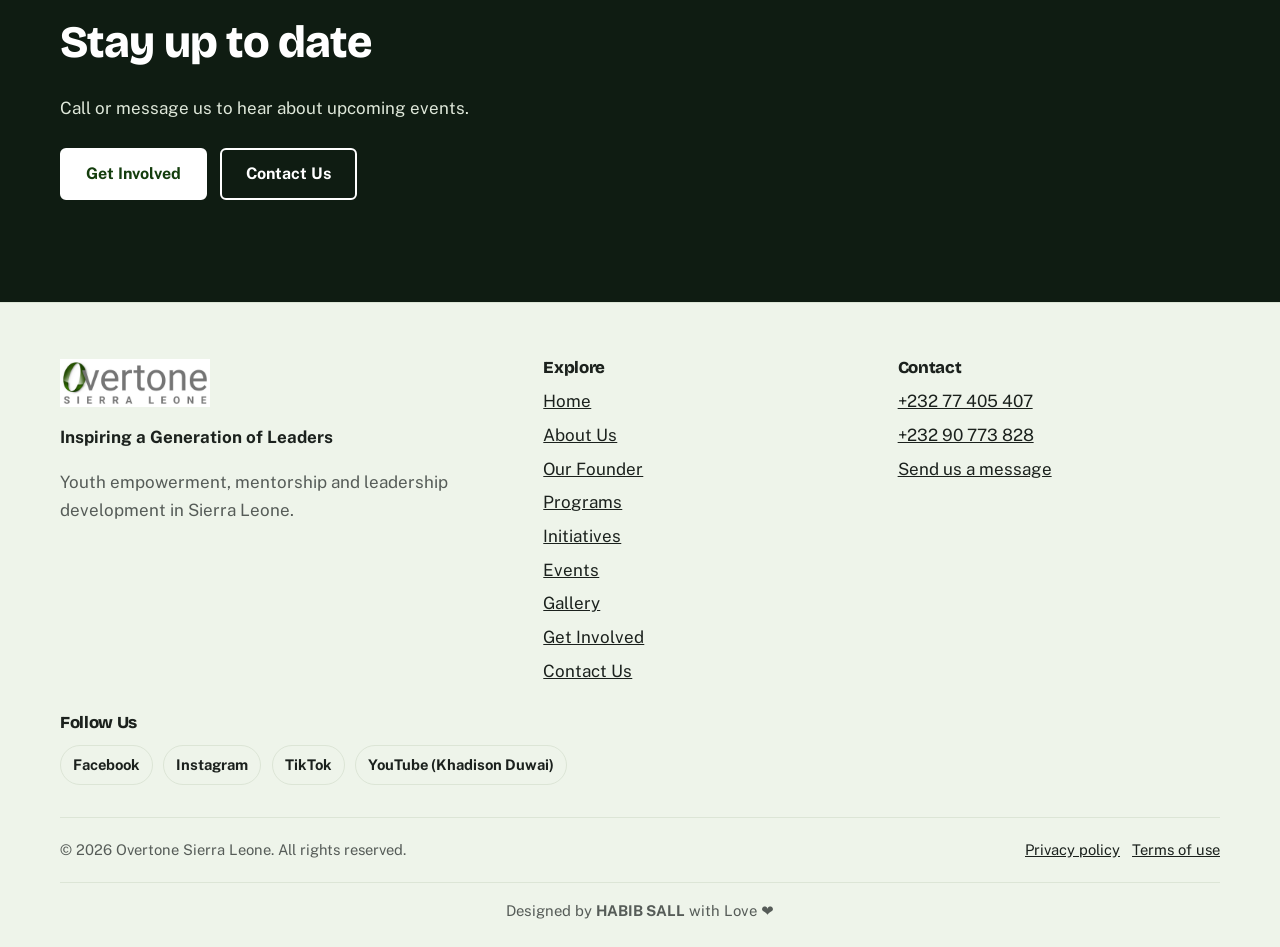
<file: events.html>
<!DOCTYPE html><html lang="en"><head><meta charset="utf-8"><meta name="viewport" content="width=device-width,initial-scale=1">
<title>Events | Overtone Sierra Leone</title><meta name="description" content="Upcoming and past events from Overtone Sierra Leone, including Overflow26 General Assembly on 6 December 2026."><link rel="canonical" href="https://www.example.com/events.html">
<meta property="og:type" content="website"><meta property="og:site_name" content="Overtone Sierra Leone"><meta property="og:title" content="Events | Overtone Sierra Leone"><meta property="og:description" content="Upcoming and past events from Overtone Sierra Leone, including Overflow26 General Assembly on 6 December 2026."><meta property="og:url" content="https://www.example.com/events.html"><meta property="og:image" content="https://www.example.com/overflow26-flyer.jpg"><meta name="twitter:card" content="summary_large_image">
<link rel="icon" href="data:image/svg+xml,%3Csvg xmlns='http://www.w3.org/2000/svg' viewBox='0 0 32 32'%3E%3Ccircle cx='16' cy='16' r='11' fill='none' stroke='%231f5a14' stroke-width='6'/%3E%3C/svg%3E">
<link rel="preconnect" href="https://fonts.googleapis.com"><link rel="preconnect" href="https://fonts.gstatic.com" crossorigin>
<link rel="stylesheet" href="https://fonts.googleapis.com/css2?family=Bricolage+Grotesque:opsz,wght@12..96,600;12..96,800&family=Public+Sans:wght@400;600;700&display=swap">
<link rel="stylesheet" href="style.css"><script type="application/ld+json">{"@context": "https://schema.org", "@type": "BreadcrumbList", "itemListElement": [{"@type": "ListItem", "position": 1, "name": "Home", "item": "https://www.example.com/"}, {"@type": "ListItem", "position": 2, "name": "Events", "item": "https://www.example.com/events.html"}]}</script></head><body><a class="skip" href="#main">Skip to content</a><header class="site-header"><div class="wrap bar"><a class="brand" href="index.html" aria-label="Overtone Sierra Leone, home"><img src="overtone-logo.png" alt="Overtone Sierra Leone logo" width="150" height="48"></a>
<button class="nav-toggle" aria-expanded="false" aria-controls="site-nav">Menu</button><nav class="nav" id="site-nav" aria-label="Main"><ul><li><a href="index.html">Home</a></li><li><a href="about.html">About Us</a></li><li><a href="founder.html">Our Founder</a></li><li><a href="programs.html">Programs</a></li><li><a href="initiatives.html">Initiatives</a></li><li><a href="events.html" aria-current=page>Events</a></li><li><a href="gallery.html">Gallery</a></li><li class=cta><a href="get-involved.html">Get Involved</a></li><li><a href="contact.html">Contact Us</a></li></ul></nav></div></header><main id="main"><section class="page-hero"><div class="wrap"><nav class="crumbs" aria-label="Breadcrumb"><ol><li><a href="index.html">Home</a></li><li aria-current="page">Events</li></ol></nav><h1>Events</h1><p class="lead">Upcoming and past events.</p></div></section><section class="sec "><div class="wrap"><h2>Upcoming events</h2><article class="event"><img src="overflow26-flyer.jpg" alt="Poster for Overflow26 General Assembly, a worship experience on 6 December 2026 at The Door Church, Ferry Junction" width="900" height="1200" loading="lazy"><div class="body"><span class="badge">Upcoming</span><h3>Overflow26 General Assembly</h3><p>Overtone Sierra Leone presents Overflow26 Worship &amp; Intercession, a worship experience themed &ldquo;Solomon&rsquo;s Sacrifice&rdquo;.</p><dl><dt>Date</dt><dd>6 December 2026</dd><dt>Venue</dt><dd>The Door Church, Ferry Junction</dd></dl><a class="btn" href="contact.html?interest=event">Enquire about this event</a></div></article><!-- CONFIRM: time, entry details and registration link for Overflow26 --></div></section><section class="sec alt"><div class="wrap"><h2>Past events</h2><div class="empty"><p>No past events have been published yet. Follow Overtone SL for future announcements.</p></div></div></section><section class="sec dark"><div class="wrap"><h2>Stay up to date</h2><p>Call or message us to hear about upcoming events.</p><div class="row"><a class="btn" href="get-involved.html">Get Involved</a><a class="btn ghost" href="contact.html">Contact Us</a></div></div></section></main><footer class="site-footer"><div class="wrap"><div class="fgrid"><div><img src="overtone-logo.png" alt="Overtone Sierra Leone" width="150" height="48" loading="lazy"><p style="margin-top:1rem"><strong>Inspiring a Generation of Leaders</strong></p><p class="quiet">Youth empowerment, mentorship and leadership development in Sierra Leone.</p></div>
<div><h2>Explore</h2><ul><li><a href="index.html">Home</a></li><li><a href="about.html">About Us</a></li><li><a href="founder.html">Our Founder</a></li><li><a href="programs.html">Programs</a></li><li><a href="initiatives.html">Initiatives</a></li><li><a href="events.html">Events</a></li><li><a href="gallery.html">Gallery</a></li><li><a href="get-involved.html">Get Involved</a></li><li><a href="contact.html">Contact Us</a></li></ul></div><div><h2>Contact</h2><ul><li><a href="tel:+23277405407">+232 77 405 407</a></li><li><a href="tel:+23290773828">+232 90 773 828</a></li><li><a href="contact.html">Send us a message</a></li></ul><!-- TODO: add verified email, address and official social links here once confirmed --></div></div>
<div class="social-footer"><h2>Follow Us</h2><div class="social-links" aria-label="Follow Overtone SL"><a href="https://www.facebook.com/share/1JJqdZNwYS/?mibextid=wwXIfr" target="_blank" rel="noopener noreferrer">Facebook</a><a href="https://www.instagram.com/over.tonesl?vrfl=aTZ6Zmw1cmFwbXE5" target="_blank" rel="noopener noreferrer">Instagram</a><a href="https://www.tiktok.com/@overtone.slofficial?_r=1&_t=ZS-9As2HaUHqfo" target="_blank" rel="noopener noreferrer">TikTok</a><a href="https://youtube.com/@khadisonduwai9681?si=H0f0UzuEXgPKdiRs" target="_blank" rel="noopener noreferrer">YouTube (Khadison Duwai)</a></div></div>
<div class="legal"><span>&copy; <span data-year>2026</span> Overtone Sierra Leone. All rights reserved.</span><span><a href="privacy.html">Privacy policy</a> &nbsp; <a href="terms.html">Terms of use</a></span></div><div class="designer-credit">Designed by <strong>HABIB SALL</strong> with Love ❤️</div></div></footer>
<a class="whatsapp-float" href="https://wa.me/23277405407" target="_blank" rel="noopener noreferrer" aria-label="Chat with Overtone SL on WhatsApp" title="Chat with us on WhatsApp"><span aria-hidden="true">☏</span><span class="wa-label">WhatsApp</span></a>
<button class="totop" aria-label="Back to top">&#8593;</button><script src="main.js" defer></script></body></html>
</file>
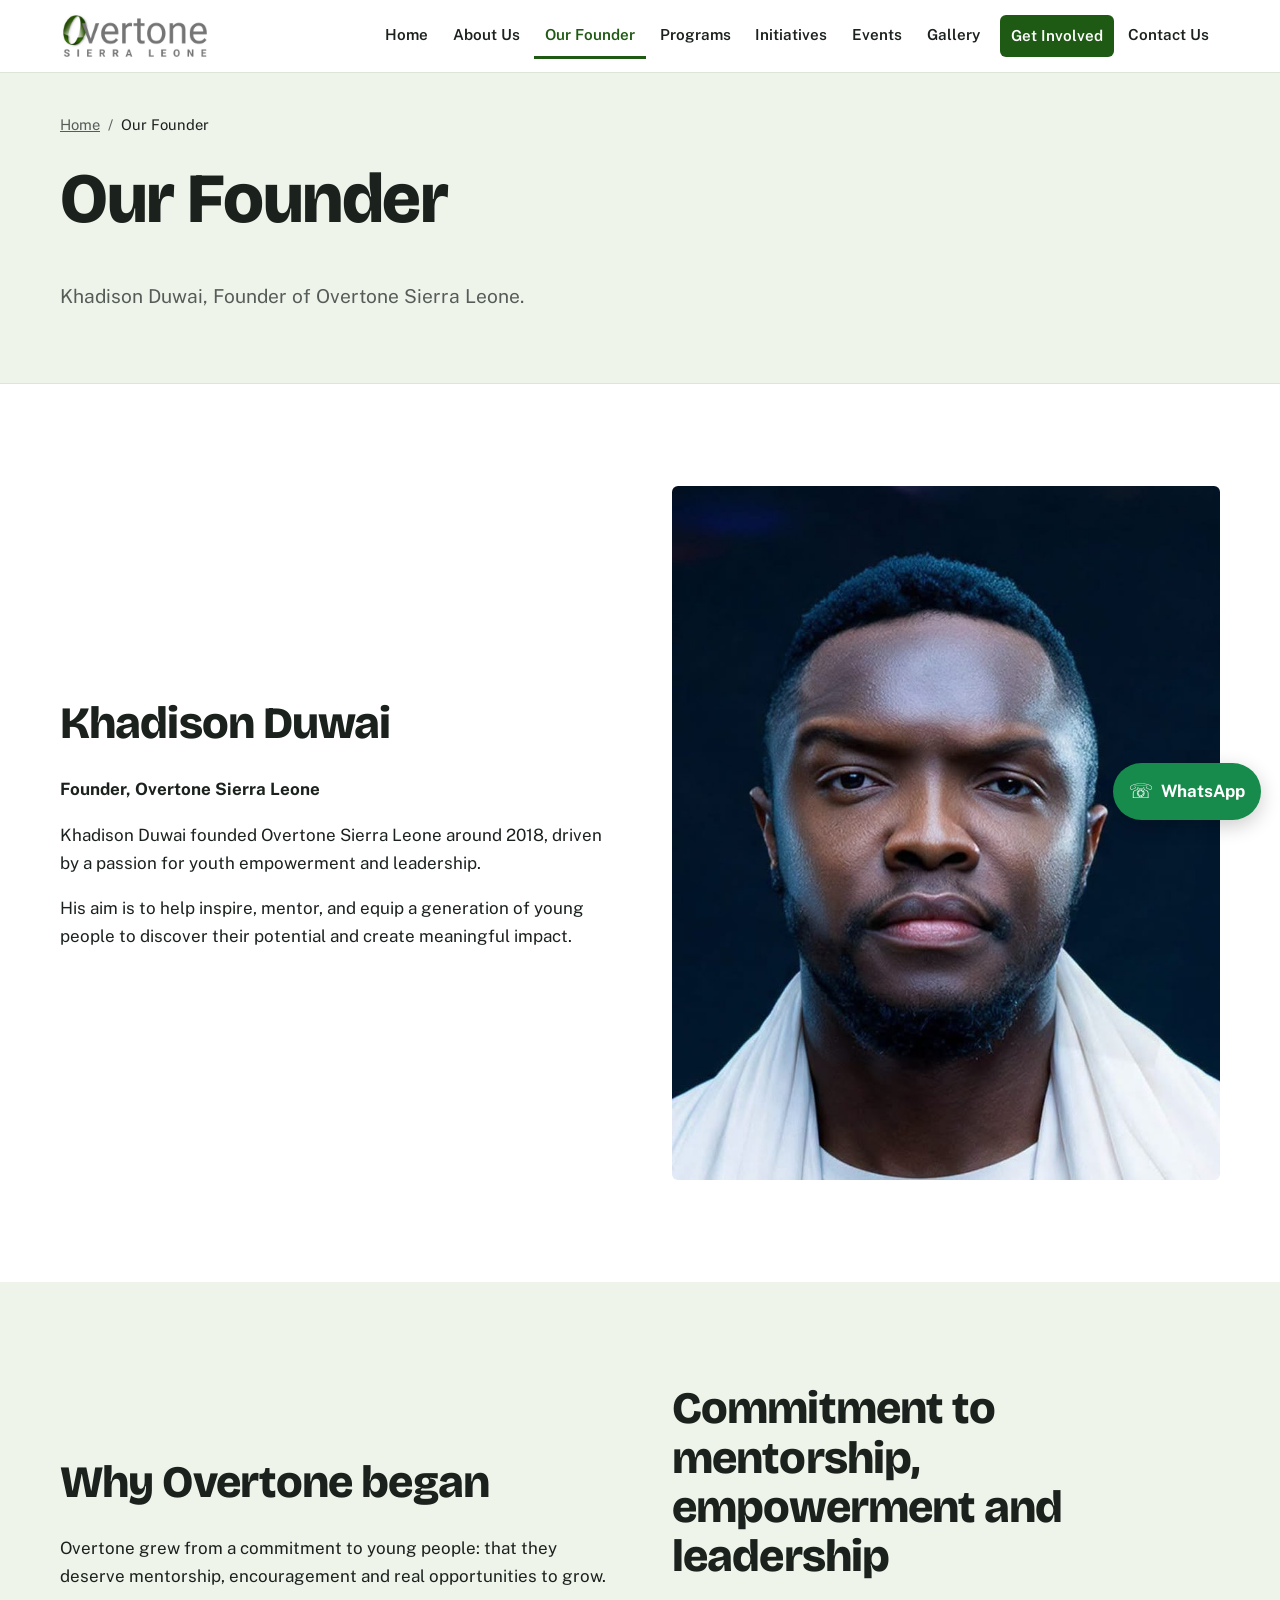
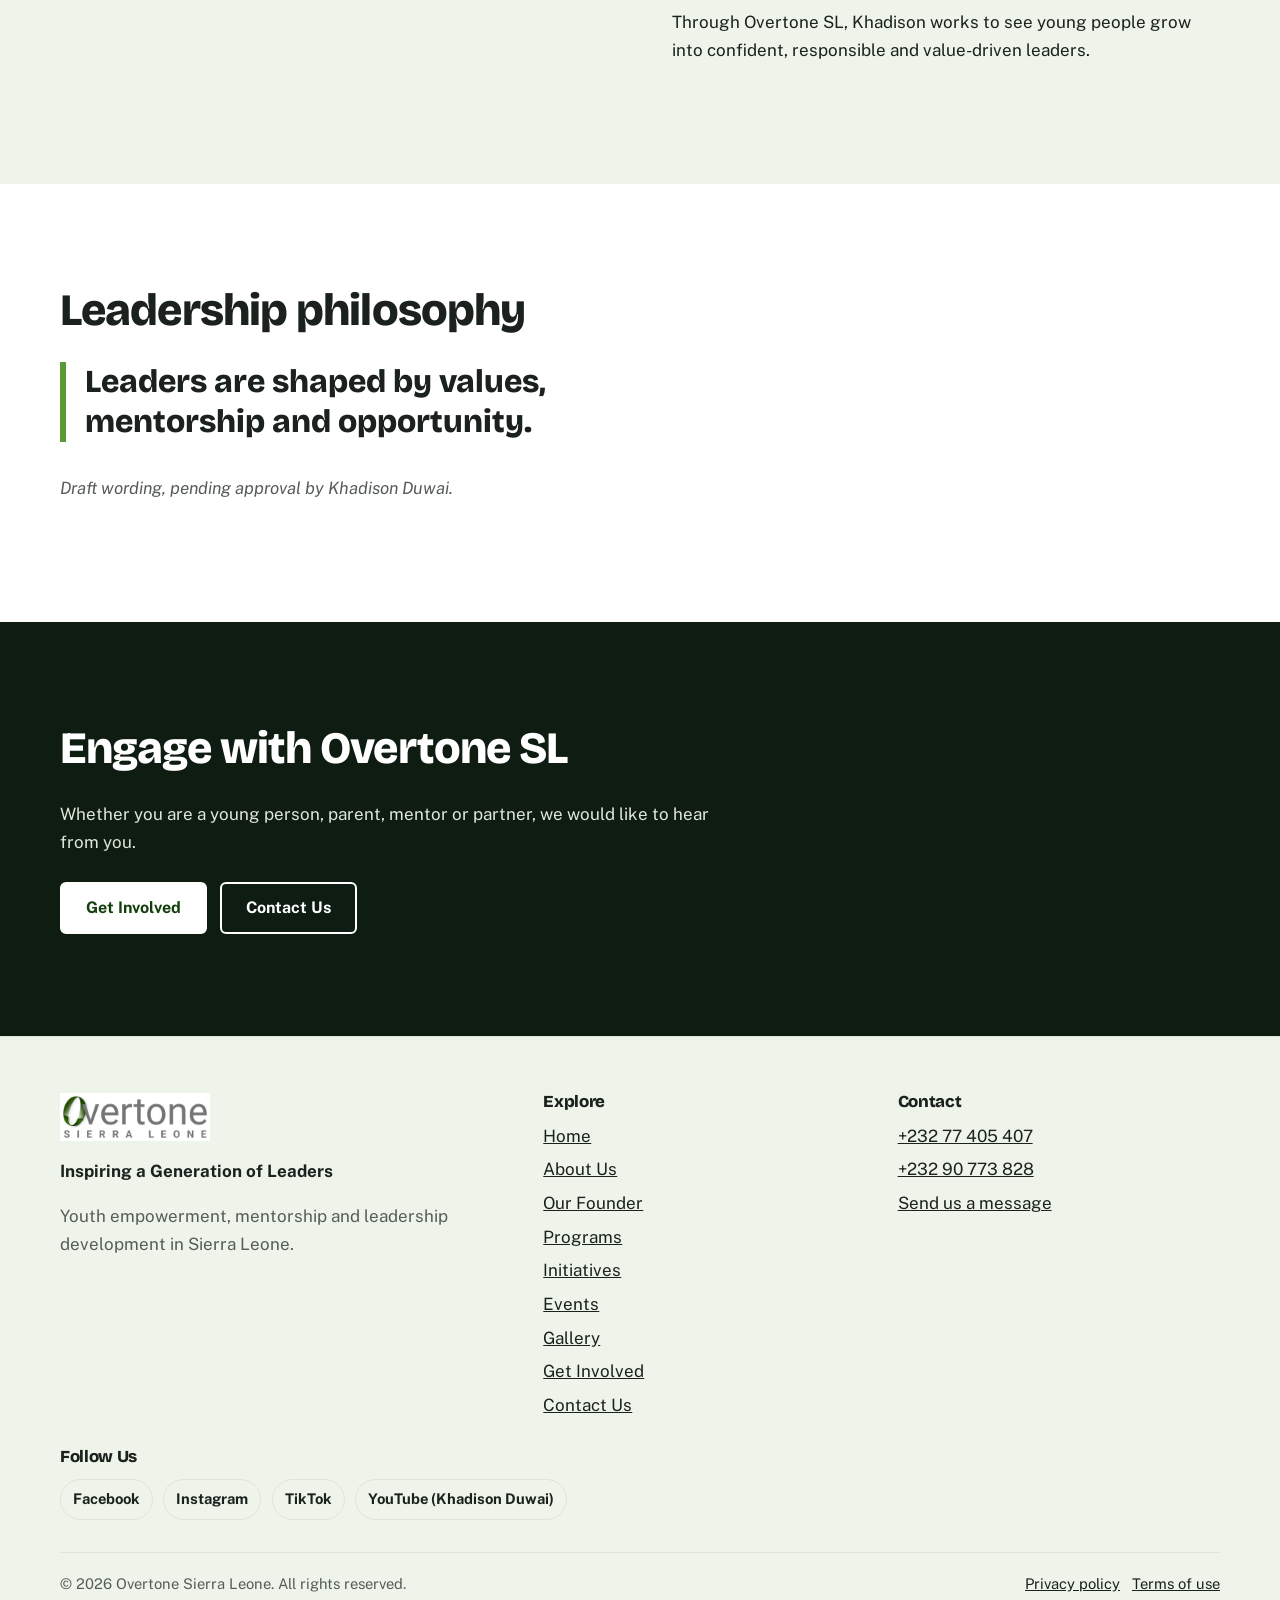
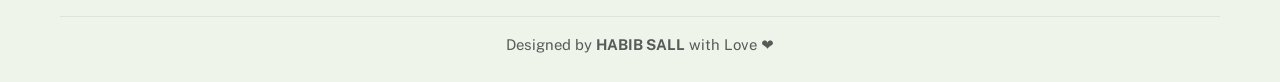
<file: founder.html>
<!DOCTYPE html><html lang="en"><head><meta charset="utf-8"><meta name="viewport" content="width=device-width,initial-scale=1">
<title>Khadison Duwai | Founder of Overtone Sierra Leone</title><meta name="description" content="Meet Khadison Duwai, founder of Overtone Sierra Leone, a youth empowerment and leadership development organisation."><link rel="canonical" href="https://www.example.com/founder.html">
<meta property="og:type" content="website"><meta property="og:site_name" content="Overtone Sierra Leone"><meta property="og:title" content="Khadison Duwai | Founder of Overtone Sierra Leone"><meta property="og:description" content="Meet Khadison Duwai, founder of Overtone Sierra Leone, a youth empowerment and leadership development organisation."><meta property="og:url" content="https://www.example.com/founder.html"><meta property="og:image" content="https://www.example.com/founder-khadison-duwai.jpg"><meta name="twitter:card" content="summary_large_image">
<link rel="icon" href="data:image/svg+xml,%3Csvg xmlns='http://www.w3.org/2000/svg' viewBox='0 0 32 32'%3E%3Ccircle cx='16' cy='16' r='11' fill='none' stroke='%231f5a14' stroke-width='6'/%3E%3C/svg%3E">
<link rel="preconnect" href="https://fonts.googleapis.com"><link rel="preconnect" href="https://fonts.gstatic.com" crossorigin>
<link rel="stylesheet" href="https://fonts.googleapis.com/css2?family=Bricolage+Grotesque:opsz,wght@12..96,600;12..96,800&family=Public+Sans:wght@400;600;700&display=swap">
<link rel="stylesheet" href="style.css"><script type="application/ld+json">{"@context": "https://schema.org", "@type": "BreadcrumbList", "itemListElement": [{"@type": "ListItem", "position": 1, "name": "Home", "item": "https://www.example.com/"}, {"@type": "ListItem", "position": 2, "name": "Our Founder", "item": "https://www.example.com/founder.html"}]}</script></head><body><a class="skip" href="#main">Skip to content</a><header class="site-header"><div class="wrap bar"><a class="brand" href="index.html" aria-label="Overtone Sierra Leone, home"><img src="overtone-logo.png" alt="Overtone Sierra Leone logo" width="150" height="48"></a>
<button class="nav-toggle" aria-expanded="false" aria-controls="site-nav">Menu</button><nav class="nav" id="site-nav" aria-label="Main"><ul><li><a href="index.html">Home</a></li><li><a href="about.html">About Us</a></li><li><a href="founder.html" aria-current=page>Our Founder</a></li><li><a href="programs.html">Programs</a></li><li><a href="initiatives.html">Initiatives</a></li><li><a href="events.html">Events</a></li><li><a href="gallery.html">Gallery</a></li><li class=cta><a href="get-involved.html">Get Involved</a></li><li><a href="contact.html">Contact Us</a></li></ul></nav></div></header><main id="main"><section class="page-hero"><div class="wrap"><nav class="crumbs" aria-label="Breadcrumb"><ol><li><a href="index.html">Home</a></li><li aria-current="page">Our Founder</li></ol></nav><h1>Our Founder</h1><p class="lead">Khadison Duwai, Founder of Overtone Sierra Leone.</p></div></section><section class="sec "><div class="wrap"><div class="split"><div><h2>Khadison Duwai</h2><p><strong>Founder, Overtone Sierra Leone</strong></p><p>Khadison Duwai founded Overtone Sierra Leone around 2018, driven by a passion for youth empowerment and leadership.</p><p>His aim is to help inspire, mentor, and equip a generation of young people to discover their potential and create meaningful impact.</p></div><img class="photo" src="founder-khadison-duwai.jpg" alt="Portrait of Khadison Duwai, founder of Overtone Sierra Leone" width="800" height="1012"></div></div></section><section class="sec alt"><div class="wrap"><div class="split"><div><h2>Why Overtone began</h2><p>Overtone grew from a commitment to young people: that they deserve mentorship, encouragement and real opportunities to grow. <!-- CONFIRM: add the founder&rsquo;s own account of why he started Overtone --></p></div><div><h2>Commitment to mentorship, empowerment and leadership</h2><p>Through Overtone SL, Khadison works to see young people grow into confident, responsible and value-driven leaders.</p></div></div></div></section><section class="sec "><div class="wrap"><h2>Leadership philosophy</h2><p class="statement">Leaders are shaped by values, mentorship and opportunity.</p><p class="quiet" style="margin-top:1rem"><em>Draft wording, pending approval by Khadison Duwai.</em></p></div></section><section class="sec dark"><div class="wrap"><h2>Engage with Overtone SL</h2><p>Whether you are a young person, parent, mentor or partner, we would like to hear from you.</p><div class="row"><a class="btn" href="get-involved.html">Get Involved</a><a class="btn ghost" href="contact.html">Contact Us</a></div></div></section></main><footer class="site-footer"><div class="wrap"><div class="fgrid"><div><img src="overtone-logo.png" alt="Overtone Sierra Leone" width="150" height="48" loading="lazy"><p style="margin-top:1rem"><strong>Inspiring a Generation of Leaders</strong></p><p class="quiet">Youth empowerment, mentorship and leadership development in Sierra Leone.</p></div>
<div><h2>Explore</h2><ul><li><a href="index.html">Home</a></li><li><a href="about.html">About Us</a></li><li><a href="founder.html">Our Founder</a></li><li><a href="programs.html">Programs</a></li><li><a href="initiatives.html">Initiatives</a></li><li><a href="events.html">Events</a></li><li><a href="gallery.html">Gallery</a></li><li><a href="get-involved.html">Get Involved</a></li><li><a href="contact.html">Contact Us</a></li></ul></div><div><h2>Contact</h2><ul><li><a href="tel:+23277405407">+232 77 405 407</a></li><li><a href="tel:+23290773828">+232 90 773 828</a></li><li><a href="contact.html">Send us a message</a></li></ul><!-- TODO: add verified email, address and official social links here once confirmed --></div></div>
<div class="social-footer"><h2>Follow Us</h2><div class="social-links" aria-label="Follow Overtone SL"><a href="https://www.facebook.com/share/1JJqdZNwYS/?mibextid=wwXIfr" target="_blank" rel="noopener noreferrer">Facebook</a><a href="https://www.instagram.com/over.tonesl?vrfl=aTZ6Zmw1cmFwbXE5" target="_blank" rel="noopener noreferrer">Instagram</a><a href="https://www.tiktok.com/@overtone.slofficial?_r=1&_t=ZS-9As2HaUHqfo" target="_blank" rel="noopener noreferrer">TikTok</a><a href="https://youtube.com/@khadisonduwai9681?si=H0f0UzuEXgPKdiRs" target="_blank" rel="noopener noreferrer">YouTube (Khadison Duwai)</a></div></div>
<div class="legal"><span>&copy; <span data-year>2026</span> Overtone Sierra Leone. All rights reserved.</span><span><a href="privacy.html">Privacy policy</a> &nbsp; <a href="terms.html">Terms of use</a></span></div><div class="designer-credit">Designed by <strong>HABIB SALL</strong> with Love ❤️</div></div></footer>
<a class="whatsapp-float" href="https://wa.me/23277405407" target="_blank" rel="noopener noreferrer" aria-label="Chat with Overtone SL on WhatsApp" title="Chat with us on WhatsApp"><span aria-hidden="true">☏</span><span class="wa-label">WhatsApp</span></a>
<button class="totop" aria-label="Back to top">&#8593;</button><script src="main.js" defer></script></body></html>
</file>
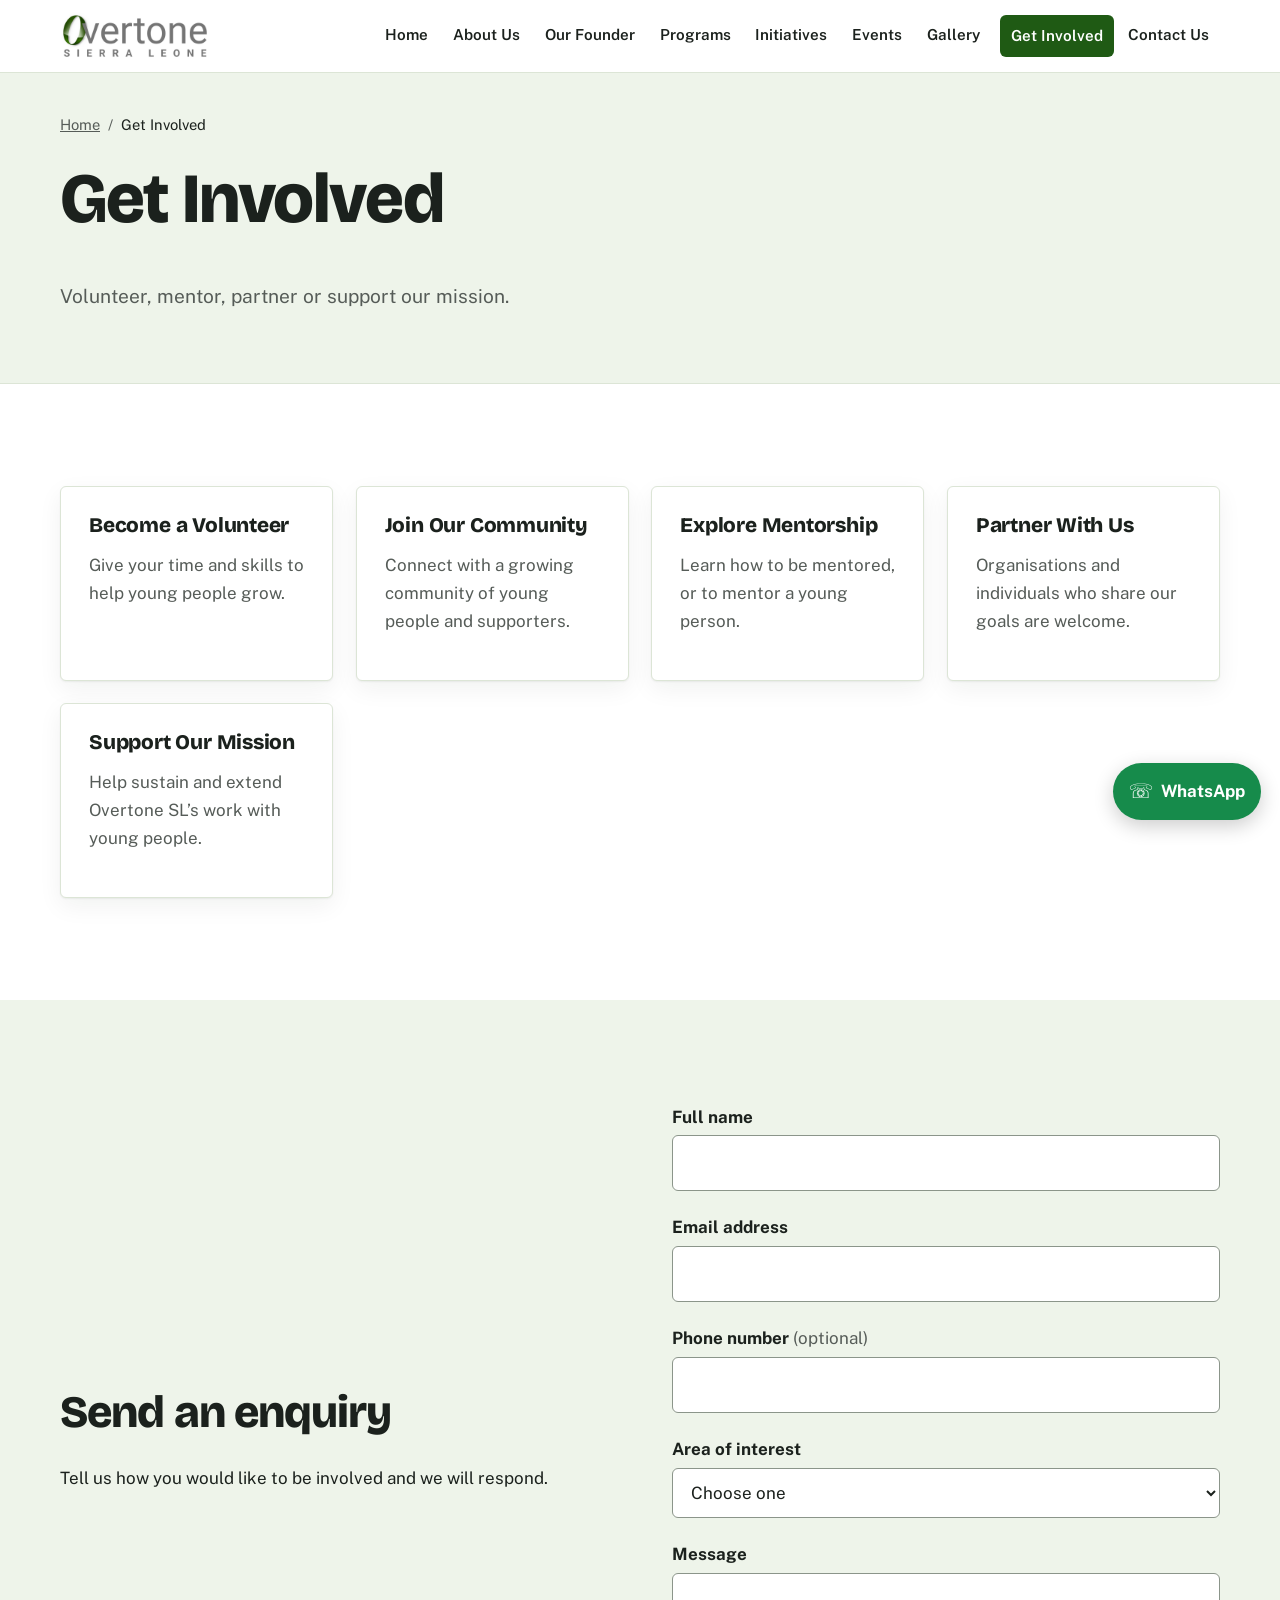
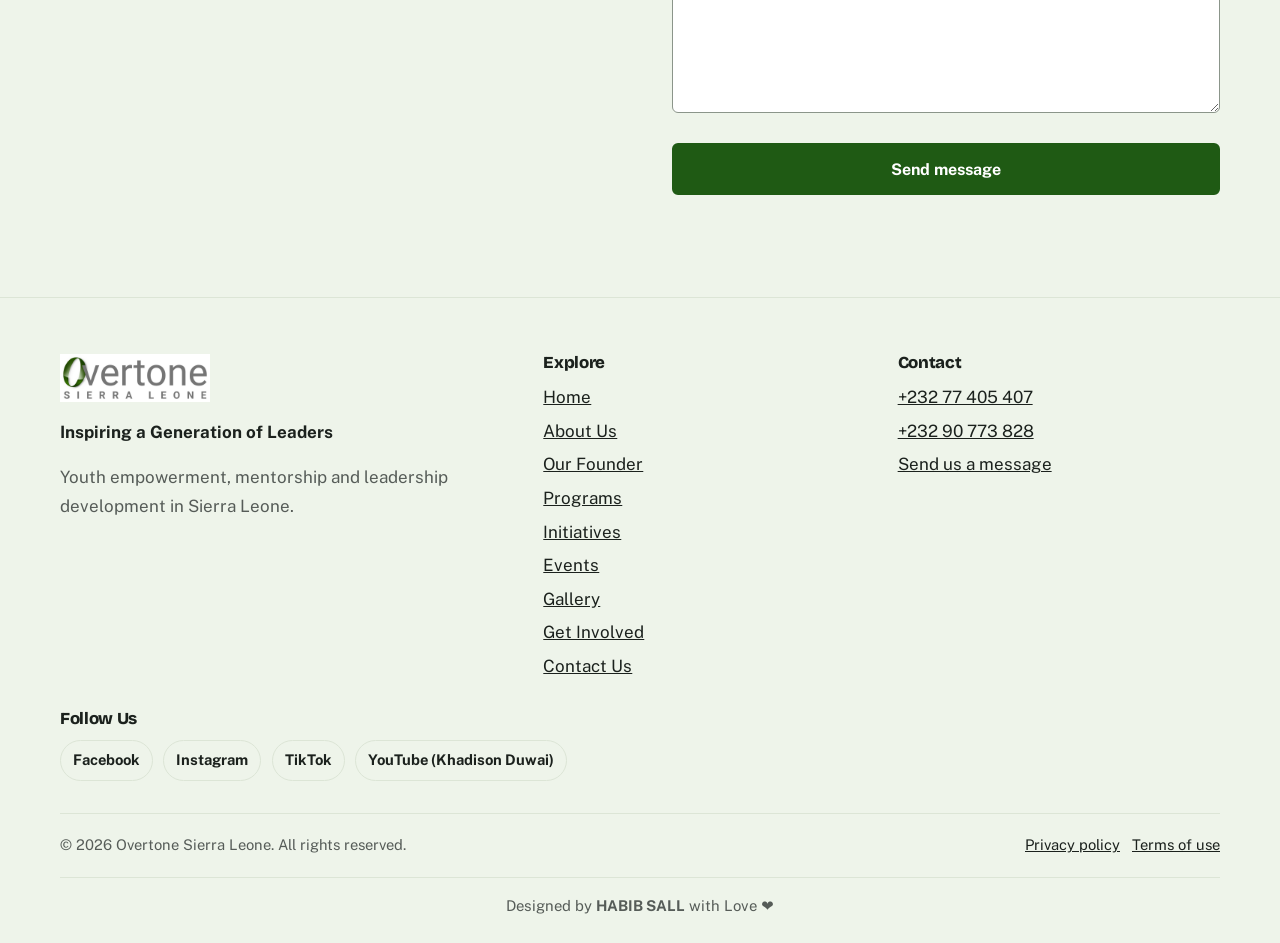
<file: get-involved.html>
<!DOCTYPE html><html lang="en"><head><meta charset="utf-8"><meta name="viewport" content="width=device-width,initial-scale=1">
<title>Get Involved | Volunteer, Mentor or Partner | Overtone Sierra Leone</title><meta name="description" content="Volunteer, join the community, explore mentorship, partner with or support Overtone Sierra Leone."><link rel="canonical" href="https://www.example.com/get-involved.html">
<meta property="og:type" content="website"><meta property="og:site_name" content="Overtone Sierra Leone"><meta property="og:title" content="Get Involved | Volunteer, Mentor or Partner | Overtone Sierra Leone"><meta property="og:description" content="Volunteer, join the community, explore mentorship, partner with or support Overtone Sierra Leone."><meta property="og:url" content="https://www.example.com/get-involved.html"><meta property="og:image" content="https://www.example.com/founder-khadison-duwai.jpg"><meta name="twitter:card" content="summary_large_image">
<link rel="icon" href="data:image/svg+xml,%3Csvg xmlns='http://www.w3.org/2000/svg' viewBox='0 0 32 32'%3E%3Ccircle cx='16' cy='16' r='11' fill='none' stroke='%231f5a14' stroke-width='6'/%3E%3C/svg%3E">
<link rel="preconnect" href="https://fonts.googleapis.com"><link rel="preconnect" href="https://fonts.gstatic.com" crossorigin>
<link rel="stylesheet" href="https://fonts.googleapis.com/css2?family=Bricolage+Grotesque:opsz,wght@12..96,600;12..96,800&family=Public+Sans:wght@400;600;700&display=swap">
<link rel="stylesheet" href="style.css"><script type="application/ld+json">{"@context": "https://schema.org", "@type": "BreadcrumbList", "itemListElement": [{"@type": "ListItem", "position": 1, "name": "Home", "item": "https://www.example.com/"}, {"@type": "ListItem", "position": 2, "name": "Get Involved", "item": "https://www.example.com/get-involved.html"}]}</script></head><body><a class="skip" href="#main">Skip to content</a><header class="site-header"><div class="wrap bar"><a class="brand" href="index.html" aria-label="Overtone Sierra Leone, home"><img src="overtone-logo.png" alt="Overtone Sierra Leone logo" width="150" height="48"></a>
<button class="nav-toggle" aria-expanded="false" aria-controls="site-nav">Menu</button><nav class="nav" id="site-nav" aria-label="Main"><ul><li><a href="index.html">Home</a></li><li><a href="about.html">About Us</a></li><li><a href="founder.html">Our Founder</a></li><li><a href="programs.html">Programs</a></li><li><a href="initiatives.html">Initiatives</a></li><li><a href="events.html">Events</a></li><li><a href="gallery.html">Gallery</a></li><li class=cta><a href="get-involved.html" aria-current=page>Get Involved</a></li><li><a href="contact.html">Contact Us</a></li></ul></nav></div></header><main id="main"><section class="page-hero"><div class="wrap"><nav class="crumbs" aria-label="Breadcrumb"><ol><li><a href="index.html">Home</a></li><li aria-current="page">Get Involved</li></ol></nav><h1>Get Involved</h1><p class="lead">Volunteer, mentor, partner or support our mission.</p></div></section><section class="sec "><div class="wrap"><div class="grid"><article class="card"><h3>Become a Volunteer</h3><p>Give your time and skills to help young people grow.</p></article><article class="card"><h3>Join Our Community</h3><p>Connect with a growing community of young people and supporters.</p></article><article class="card"><h3>Explore Mentorship</h3><p>Learn how to be mentored, or to mentor a young person.</p></article><article class="card"><h3>Partner With Us</h3><p>Organisations and individuals who share our goals are welcome.</p></article><article class="card"><h3>Support Our Mission</h3><p>Help sustain and extend Overtone SL&rsquo;s work with young people.</p></article></div></div></section><section class="sec alt"><div class="wrap"><div class="split"><div><h2 id="enquiry">Send an enquiry</h2><p>Tell us how you would like to be involved and we will respond.</p></div><div><form data-form data-endpoint="" novalidate id="gi"><!-- Set data-endpoint to your form service URL (see README) -->
<div><label for="gi-name">Full name</label><input id="gi-name" name="name" autocomplete="name" required aria-describedby="gi-name-err"><div class="err" id="gi-name-err" aria-live="polite"></div></div>
<div><label for="gi-email">Email address</label><input id="gi-email" name="email" type="email" autocomplete="email" required aria-describedby="gi-email-err"><div class="err" id="gi-email-err" aria-live="polite"></div></div>
<div><label for="gi-phone">Phone number <span class="opt">(optional)</span></label><input id="gi-phone" name="phone" type="tel" autocomplete="tel" aria-describedby="gi-phone-err"><div class="err" id="gi-phone-err" aria-live="polite"></div></div>
<div><label for="gi-interest">Area of interest</label><select id="gi-interest" name="interest" required aria-describedby="gi-interest-err"><option value="">Choose one</option><option value="volunteer">Volunteering</option><option value="community">Joining the community</option><option value="mentorship">Mentorship</option><option value="partnership">Partnership</option><option value="support">Supporting the mission</option><option value="other">Something else</option></select><div class="err" id="gi-interest-err" aria-live="polite"></div></div>
<div><label for="gi-message">Message</label><textarea id="gi-message" name="message" required aria-describedby="gi-message-err"></textarea><div class="err" id="gi-message-err" aria-live="polite"></div></div>
<input class="hp" name="website" tabindex="-1" autocomplete="off" aria-hidden="true"><button class="btn" type="submit">Send message</button><div class="status" role="status" aria-live="polite"></div></form></div></div></div></section></main><footer class="site-footer"><div class="wrap"><div class="fgrid"><div><img src="overtone-logo.png" alt="Overtone Sierra Leone" width="150" height="48" loading="lazy"><p style="margin-top:1rem"><strong>Inspiring a Generation of Leaders</strong></p><p class="quiet">Youth empowerment, mentorship and leadership development in Sierra Leone.</p></div>
<div><h2>Explore</h2><ul><li><a href="index.html">Home</a></li><li><a href="about.html">About Us</a></li><li><a href="founder.html">Our Founder</a></li><li><a href="programs.html">Programs</a></li><li><a href="initiatives.html">Initiatives</a></li><li><a href="events.html">Events</a></li><li><a href="gallery.html">Gallery</a></li><li><a href="get-involved.html">Get Involved</a></li><li><a href="contact.html">Contact Us</a></li></ul></div><div><h2>Contact</h2><ul><li><a href="tel:+23277405407">+232 77 405 407</a></li><li><a href="tel:+23290773828">+232 90 773 828</a></li><li><a href="contact.html">Send us a message</a></li></ul><!-- TODO: add verified email, address and official social links here once confirmed --></div></div>
<div class="social-footer"><h2>Follow Us</h2><div class="social-links" aria-label="Follow Overtone SL"><a href="https://www.facebook.com/share/1JJqdZNwYS/?mibextid=wwXIfr" target="_blank" rel="noopener noreferrer">Facebook</a><a href="https://www.instagram.com/over.tonesl?vrfl=aTZ6Zmw1cmFwbXE5" target="_blank" rel="noopener noreferrer">Instagram</a><a href="https://www.tiktok.com/@overtone.slofficial?_r=1&_t=ZS-9As2HaUHqfo" target="_blank" rel="noopener noreferrer">TikTok</a><a href="https://youtube.com/@khadisonduwai9681?si=H0f0UzuEXgPKdiRs" target="_blank" rel="noopener noreferrer">YouTube (Khadison Duwai)</a></div></div>
<div class="legal"><span>&copy; <span data-year>2026</span> Overtone Sierra Leone. All rights reserved.</span><span><a href="privacy.html">Privacy policy</a> &nbsp; <a href="terms.html">Terms of use</a></span></div><div class="designer-credit">Designed by <strong>HABIB SALL</strong> with Love ❤️</div></div></footer>
<a class="whatsapp-float" href="https://wa.me/23277405407" target="_blank" rel="noopener noreferrer" aria-label="Chat with Overtone SL on WhatsApp" title="Chat with us on WhatsApp"><span aria-hidden="true">☏</span><span class="wa-label">WhatsApp</span></a>
<button class="totop" aria-label="Back to top">&#8593;</button><script src="main.js" defer></script></body></html>
</file>
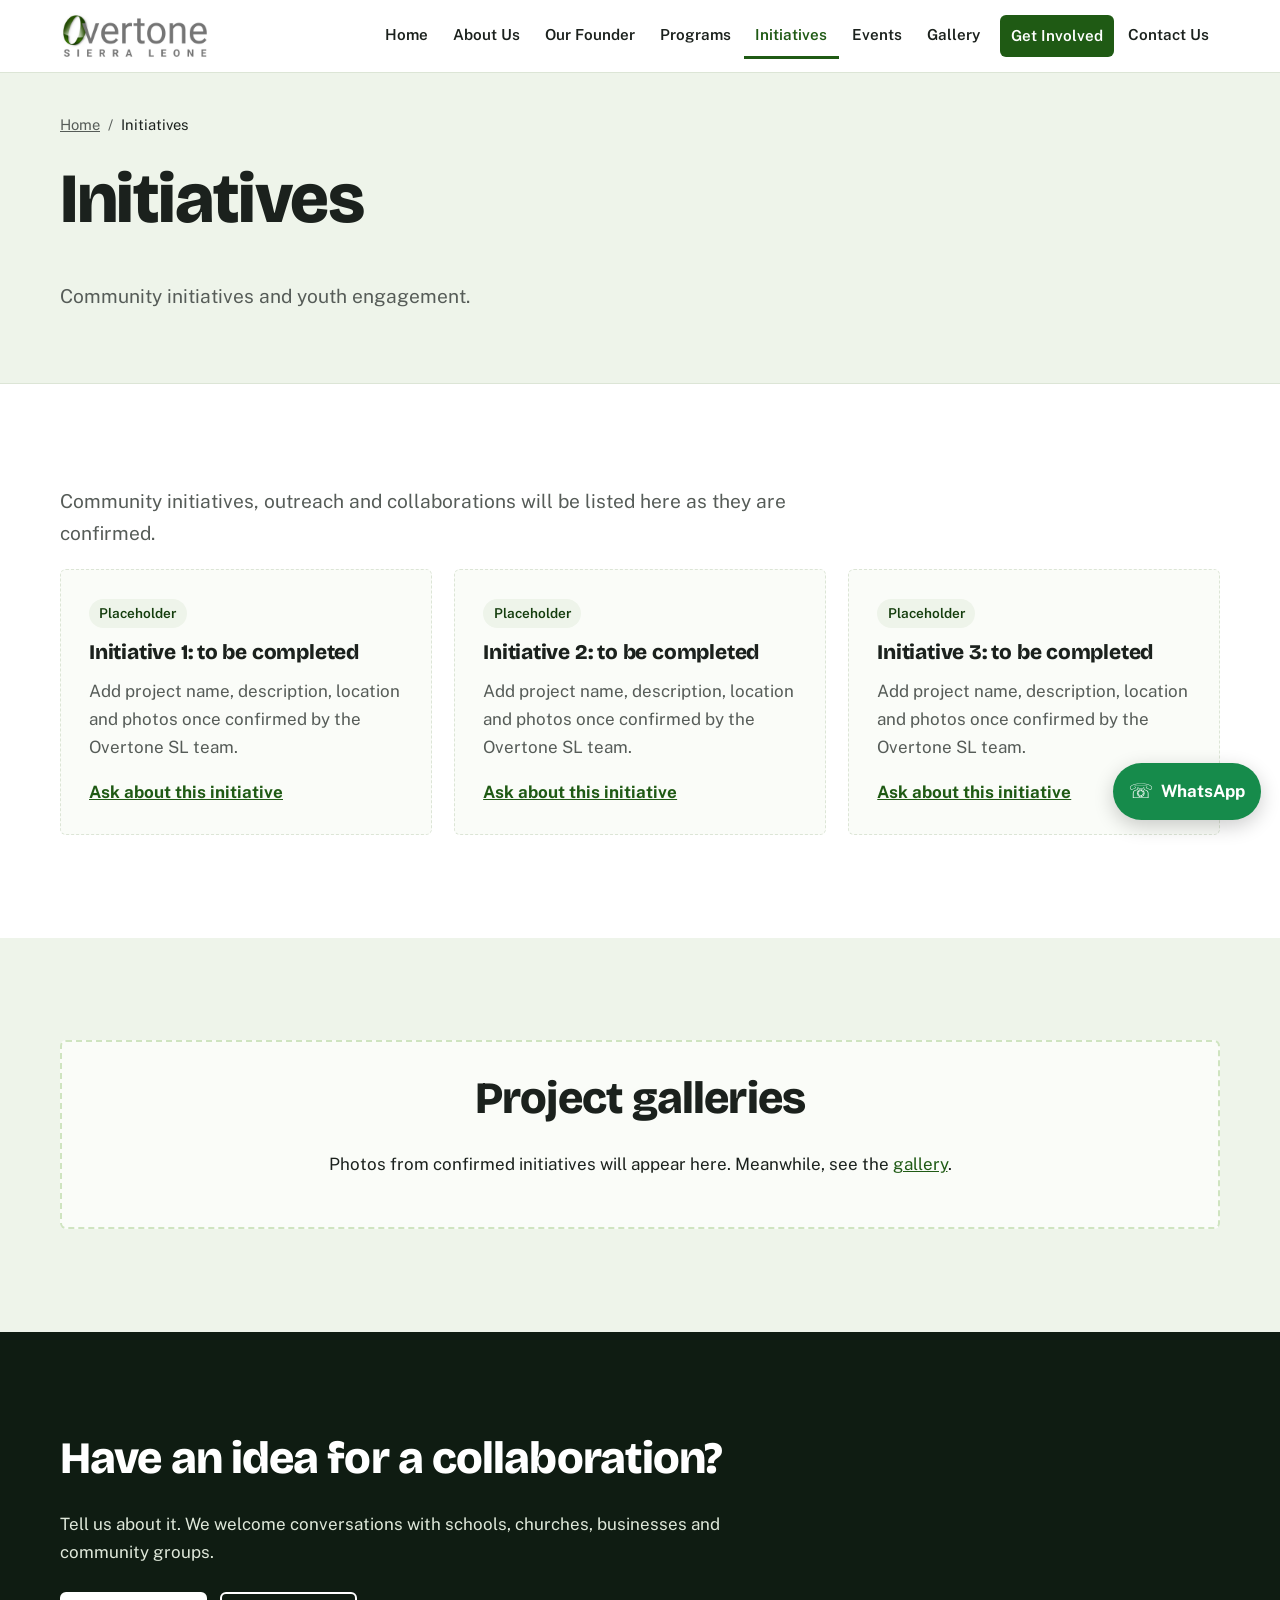
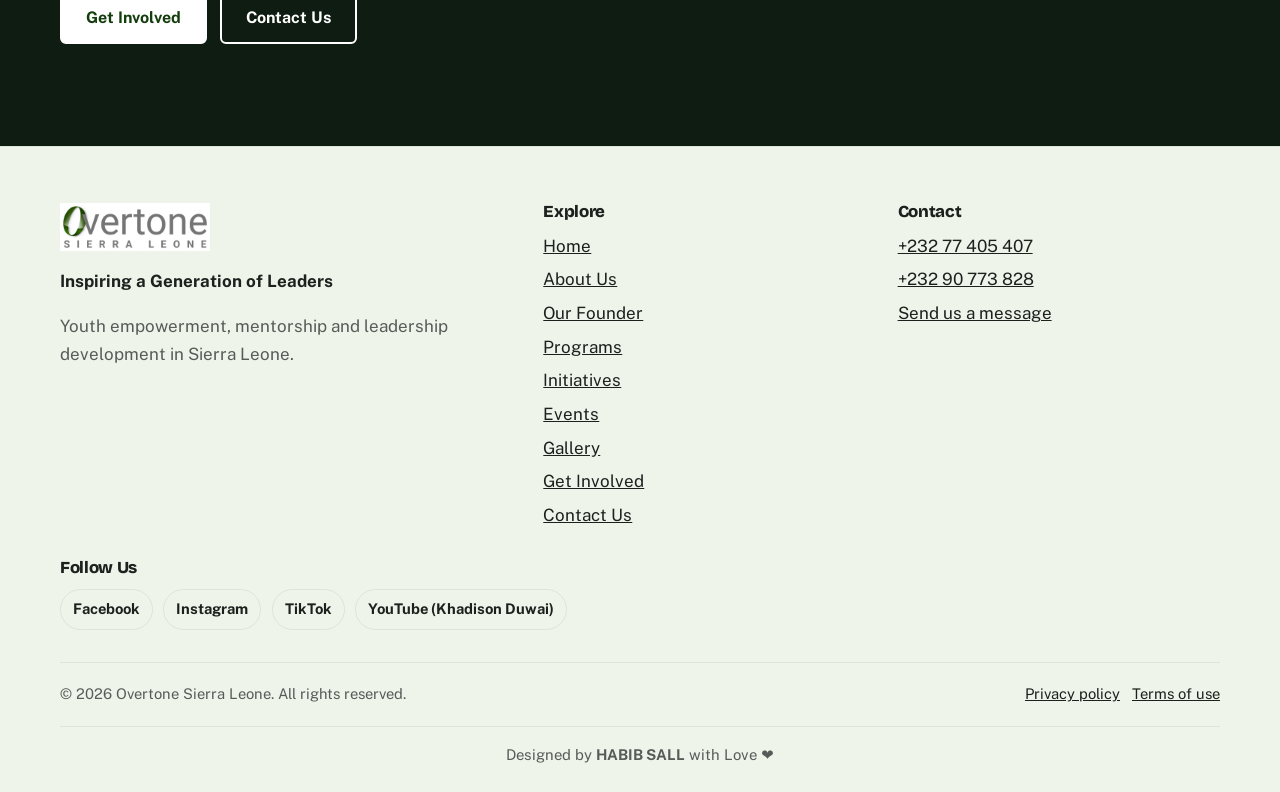
<file: initiatives.html>
<!DOCTYPE html><html lang="en"><head><meta charset="utf-8"><meta name="viewport" content="width=device-width,initial-scale=1">
<title>Initiatives | Community Youth Engagement | Overtone Sierra Leone</title><meta name="description" content="Community initiatives, outreach and youth engagement projects from Overtone Sierra Leone."><link rel="canonical" href="https://www.example.com/initiatives.html">
<meta property="og:type" content="website"><meta property="og:site_name" content="Overtone Sierra Leone"><meta property="og:title" content="Initiatives | Community Youth Engagement | Overtone Sierra Leone"><meta property="og:description" content="Community initiatives, outreach and youth engagement projects from Overtone Sierra Leone."><meta property="og:url" content="https://www.example.com/initiatives.html"><meta property="og:image" content="https://www.example.com/founder-khadison-duwai.jpg"><meta name="twitter:card" content="summary_large_image">
<link rel="icon" href="data:image/svg+xml,%3Csvg xmlns='http://www.w3.org/2000/svg' viewBox='0 0 32 32'%3E%3Ccircle cx='16' cy='16' r='11' fill='none' stroke='%231f5a14' stroke-width='6'/%3E%3C/svg%3E">
<link rel="preconnect" href="https://fonts.googleapis.com"><link rel="preconnect" href="https://fonts.gstatic.com" crossorigin>
<link rel="stylesheet" href="https://fonts.googleapis.com/css2?family=Bricolage+Grotesque:opsz,wght@12..96,600;12..96,800&family=Public+Sans:wght@400;600;700&display=swap">
<link rel="stylesheet" href="style.css"><script type="application/ld+json">{"@context": "https://schema.org", "@type": "BreadcrumbList", "itemListElement": [{"@type": "ListItem", "position": 1, "name": "Home", "item": "https://www.example.com/"}, {"@type": "ListItem", "position": 2, "name": "Initiatives", "item": "https://www.example.com/initiatives.html"}]}</script></head><body><a class="skip" href="#main">Skip to content</a><header class="site-header"><div class="wrap bar"><a class="brand" href="index.html" aria-label="Overtone Sierra Leone, home"><img src="overtone-logo.png" alt="Overtone Sierra Leone logo" width="150" height="48"></a>
<button class="nav-toggle" aria-expanded="false" aria-controls="site-nav">Menu</button><nav class="nav" id="site-nav" aria-label="Main"><ul><li><a href="index.html">Home</a></li><li><a href="about.html">About Us</a></li><li><a href="founder.html">Our Founder</a></li><li><a href="programs.html">Programs</a></li><li><a href="initiatives.html" aria-current=page>Initiatives</a></li><li><a href="events.html">Events</a></li><li><a href="gallery.html">Gallery</a></li><li class=cta><a href="get-involved.html">Get Involved</a></li><li><a href="contact.html">Contact Us</a></li></ul></nav></div></header><main id="main"><section class="page-hero"><div class="wrap"><nav class="crumbs" aria-label="Breadcrumb"><ol><li><a href="index.html">Home</a></li><li aria-current="page">Initiatives</li></ol></nav><h1>Initiatives</h1><p class="lead">Community initiatives and youth engagement.</p></div></section><section class="sec "><div class="wrap"><p class="lead">Community initiatives, outreach and collaborations will be listed here as they are confirmed.</p><div class="grid"><article class="card todo"><span class="badge">Placeholder</span><h3>Initiative 1: to be completed</h3><p>Add project name, description, location and photos once confirmed by the Overtone SL team.</p><a class="more" href="contact.html">Ask about this initiative</a></article><article class="card todo"><span class="badge">Placeholder</span><h3>Initiative 2: to be completed</h3><p>Add project name, description, location and photos once confirmed by the Overtone SL team.</p><a class="more" href="contact.html">Ask about this initiative</a></article><article class="card todo"><span class="badge">Placeholder</span><h3>Initiative 3: to be completed</h3><p>Add project name, description, location and photos once confirmed by the Overtone SL team.</p><a class="more" href="contact.html">Ask about this initiative</a></article></div><!-- Duplicate a card.todo to add an initiative. Remove "todo" and "Placeholder" when real. --></div></section><section class="sec alt"><div class="wrap"><div class="empty"><h2>Project galleries</h2><p>Photos from confirmed initiatives will appear here. Meanwhile, see the <a href="gallery.html">gallery</a>.</p></div></div></section><section class="sec dark"><div class="wrap"><h2>Have an idea for a collaboration?</h2><p>Tell us about it. We welcome conversations with schools, churches, businesses and community groups.</p><div class="row"><a class="btn" href="get-involved.html">Get Involved</a><a class="btn ghost" href="contact.html">Contact Us</a></div></div></section></main><footer class="site-footer"><div class="wrap"><div class="fgrid"><div><img src="overtone-logo.png" alt="Overtone Sierra Leone" width="150" height="48" loading="lazy"><p style="margin-top:1rem"><strong>Inspiring a Generation of Leaders</strong></p><p class="quiet">Youth empowerment, mentorship and leadership development in Sierra Leone.</p></div>
<div><h2>Explore</h2><ul><li><a href="index.html">Home</a></li><li><a href="about.html">About Us</a></li><li><a href="founder.html">Our Founder</a></li><li><a href="programs.html">Programs</a></li><li><a href="initiatives.html">Initiatives</a></li><li><a href="events.html">Events</a></li><li><a href="gallery.html">Gallery</a></li><li><a href="get-involved.html">Get Involved</a></li><li><a href="contact.html">Contact Us</a></li></ul></div><div><h2>Contact</h2><ul><li><a href="tel:+23277405407">+232 77 405 407</a></li><li><a href="tel:+23290773828">+232 90 773 828</a></li><li><a href="contact.html">Send us a message</a></li></ul><!-- TODO: add verified email, address and official social links here once confirmed --></div></div>
<div class="social-footer"><h2>Follow Us</h2><div class="social-links" aria-label="Follow Overtone SL"><a href="https://www.facebook.com/share/1JJqdZNwYS/?mibextid=wwXIfr" target="_blank" rel="noopener noreferrer">Facebook</a><a href="https://www.instagram.com/over.tonesl?vrfl=aTZ6Zmw1cmFwbXE5" target="_blank" rel="noopener noreferrer">Instagram</a><a href="https://www.tiktok.com/@overtone.slofficial?_r=1&_t=ZS-9As2HaUHqfo" target="_blank" rel="noopener noreferrer">TikTok</a><a href="https://youtube.com/@khadisonduwai9681?si=H0f0UzuEXgPKdiRs" target="_blank" rel="noopener noreferrer">YouTube (Khadison Duwai)</a></div></div>
<div class="legal"><span>&copy; <span data-year>2026</span> Overtone Sierra Leone. All rights reserved.</span><span><a href="privacy.html">Privacy policy</a> &nbsp; <a href="terms.html">Terms of use</a></span></div><div class="designer-credit">Designed by <strong>HABIB SALL</strong> with Love ❤️</div></div></footer>
<a class="whatsapp-float" href="https://wa.me/23277405407" target="_blank" rel="noopener noreferrer" aria-label="Chat with Overtone SL on WhatsApp" title="Chat with us on WhatsApp"><span aria-hidden="true">☏</span><span class="wa-label">WhatsApp</span></a>
<button class="totop" aria-label="Back to top">&#8593;</button><script src="main.js" defer></script></body></html>
</file>
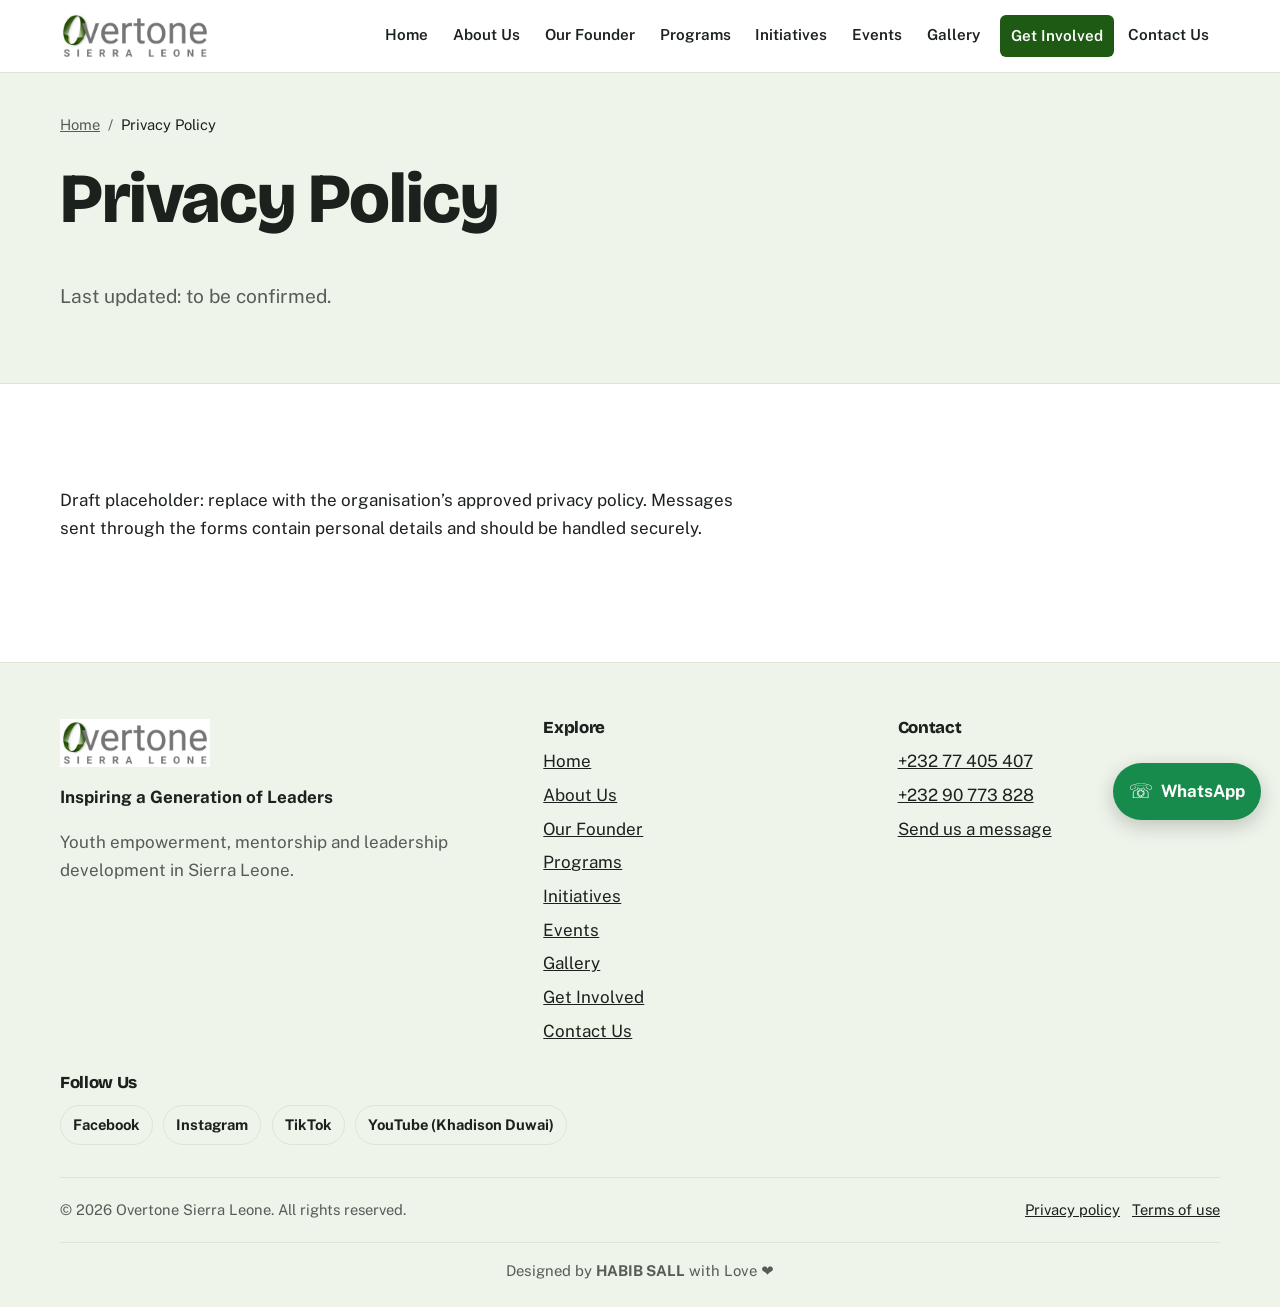
<file: privacy.html>
<!DOCTYPE html><html lang="en"><head><meta charset="utf-8"><meta name="viewport" content="width=device-width,initial-scale=1">
<title>Privacy Policy | Overtone Sierra Leone</title><meta name="description" content="Privacy Policy for the Overtone Sierra Leone website."><link rel="canonical" href="https://www.example.com/privacy.html">
<meta property="og:type" content="website"><meta property="og:site_name" content="Overtone Sierra Leone"><meta property="og:title" content="Privacy Policy | Overtone Sierra Leone"><meta property="og:description" content="Privacy Policy for the Overtone Sierra Leone website."><meta property="og:url" content="https://www.example.com/privacy.html"><meta property="og:image" content="https://www.example.com/founder-khadison-duwai.jpg"><meta name="twitter:card" content="summary_large_image">
<link rel="icon" href="data:image/svg+xml,%3Csvg xmlns='http://www.w3.org/2000/svg' viewBox='0 0 32 32'%3E%3Ccircle cx='16' cy='16' r='11' fill='none' stroke='%231f5a14' stroke-width='6'/%3E%3C/svg%3E">
<link rel="preconnect" href="https://fonts.googleapis.com"><link rel="preconnect" href="https://fonts.gstatic.com" crossorigin>
<link rel="stylesheet" href="https://fonts.googleapis.com/css2?family=Bricolage+Grotesque:opsz,wght@12..96,600;12..96,800&family=Public+Sans:wght@400;600;700&display=swap">
<link rel="stylesheet" href="style.css"><script type="application/ld+json">{"@context": "https://schema.org", "@type": "BreadcrumbList", "itemListElement": [{"@type": "ListItem", "position": 1, "name": "Home", "item": "https://www.example.com/"}, {"@type": "ListItem", "position": 2, "name": "Privacy Policy", "item": "https://www.example.com/privacy.html"}]}</script></head><body><a class="skip" href="#main">Skip to content</a><header class="site-header"><div class="wrap bar"><a class="brand" href="index.html" aria-label="Overtone Sierra Leone, home"><img src="overtone-logo.png" alt="Overtone Sierra Leone logo" width="150" height="48"></a>
<button class="nav-toggle" aria-expanded="false" aria-controls="site-nav">Menu</button><nav class="nav" id="site-nav" aria-label="Main"><ul><li><a href="index.html">Home</a></li><li><a href="about.html">About Us</a></li><li><a href="founder.html">Our Founder</a></li><li><a href="programs.html">Programs</a></li><li><a href="initiatives.html">Initiatives</a></li><li><a href="events.html">Events</a></li><li><a href="gallery.html">Gallery</a></li><li class=cta><a href="get-involved.html">Get Involved</a></li><li><a href="contact.html">Contact Us</a></li></ul></nav></div></header><main id="main"><section class="page-hero"><div class="wrap"><nav class="crumbs" aria-label="Breadcrumb"><ol><li><a href="index.html">Home</a></li><li aria-current="page">Privacy Policy</li></ol></nav><h1>Privacy Policy</h1><p class="lead">Last updated: to be confirmed.</p></div></section><section class="sec "><div class="wrap"><p>Draft placeholder: replace with the organisation&rsquo;s approved privacy policy. Messages sent through the forms contain personal details and should be handled securely.</p></div></section></main><footer class="site-footer"><div class="wrap"><div class="fgrid"><div><img src="overtone-logo.png" alt="Overtone Sierra Leone" width="150" height="48" loading="lazy"><p style="margin-top:1rem"><strong>Inspiring a Generation of Leaders</strong></p><p class="quiet">Youth empowerment, mentorship and leadership development in Sierra Leone.</p></div>
<div><h2>Explore</h2><ul><li><a href="index.html">Home</a></li><li><a href="about.html">About Us</a></li><li><a href="founder.html">Our Founder</a></li><li><a href="programs.html">Programs</a></li><li><a href="initiatives.html">Initiatives</a></li><li><a href="events.html">Events</a></li><li><a href="gallery.html">Gallery</a></li><li><a href="get-involved.html">Get Involved</a></li><li><a href="contact.html">Contact Us</a></li></ul></div><div><h2>Contact</h2><ul><li><a href="tel:+23277405407">+232 77 405 407</a></li><li><a href="tel:+23290773828">+232 90 773 828</a></li><li><a href="contact.html">Send us a message</a></li></ul><!-- TODO: add verified email, address and official social links here once confirmed --></div></div>
<div class="social-footer"><h2>Follow Us</h2><div class="social-links" aria-label="Follow Overtone SL"><a href="https://www.facebook.com/share/1JJqdZNwYS/?mibextid=wwXIfr" target="_blank" rel="noopener noreferrer">Facebook</a><a href="https://www.instagram.com/over.tonesl?vrfl=aTZ6Zmw1cmFwbXE5" target="_blank" rel="noopener noreferrer">Instagram</a><a href="https://www.tiktok.com/@overtone.slofficial?_r=1&_t=ZS-9As2HaUHqfo" target="_blank" rel="noopener noreferrer">TikTok</a><a href="https://youtube.com/@khadisonduwai9681?si=H0f0UzuEXgPKdiRs" target="_blank" rel="noopener noreferrer">YouTube (Khadison Duwai)</a></div></div>
<div class="legal"><span>&copy; <span data-year>2026</span> Overtone Sierra Leone. All rights reserved.</span><span><a href="privacy.html">Privacy policy</a> &nbsp; <a href="terms.html">Terms of use</a></span></div><div class="designer-credit">Designed by <strong>HABIB SALL</strong> with Love ❤️</div></div></footer>
<a class="whatsapp-float" href="https://wa.me/23277405407" target="_blank" rel="noopener noreferrer" aria-label="Chat with Overtone SL on WhatsApp" title="Chat with us on WhatsApp"><span aria-hidden="true">☏</span><span class="wa-label">WhatsApp</span></a>
<button class="totop" aria-label="Back to top">&#8593;</button><script src="main.js" defer></script></body></html>
</file>
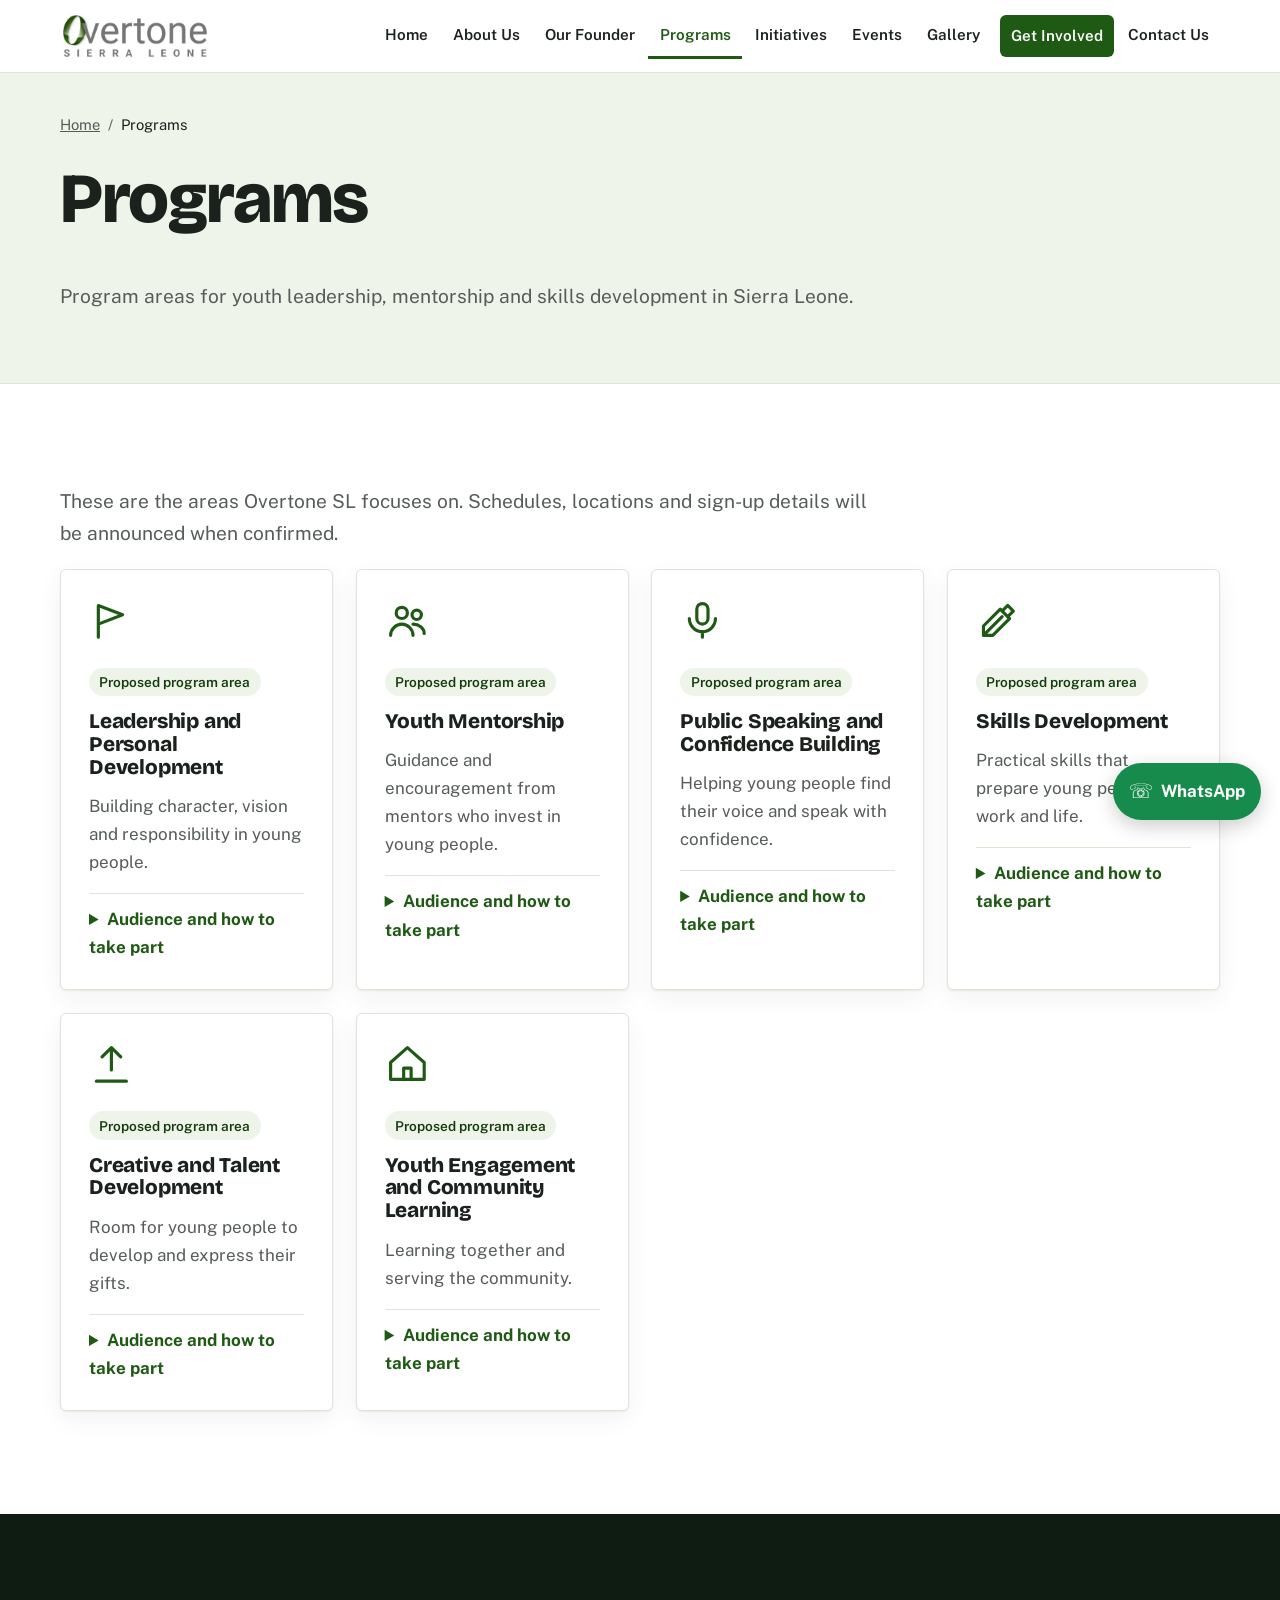
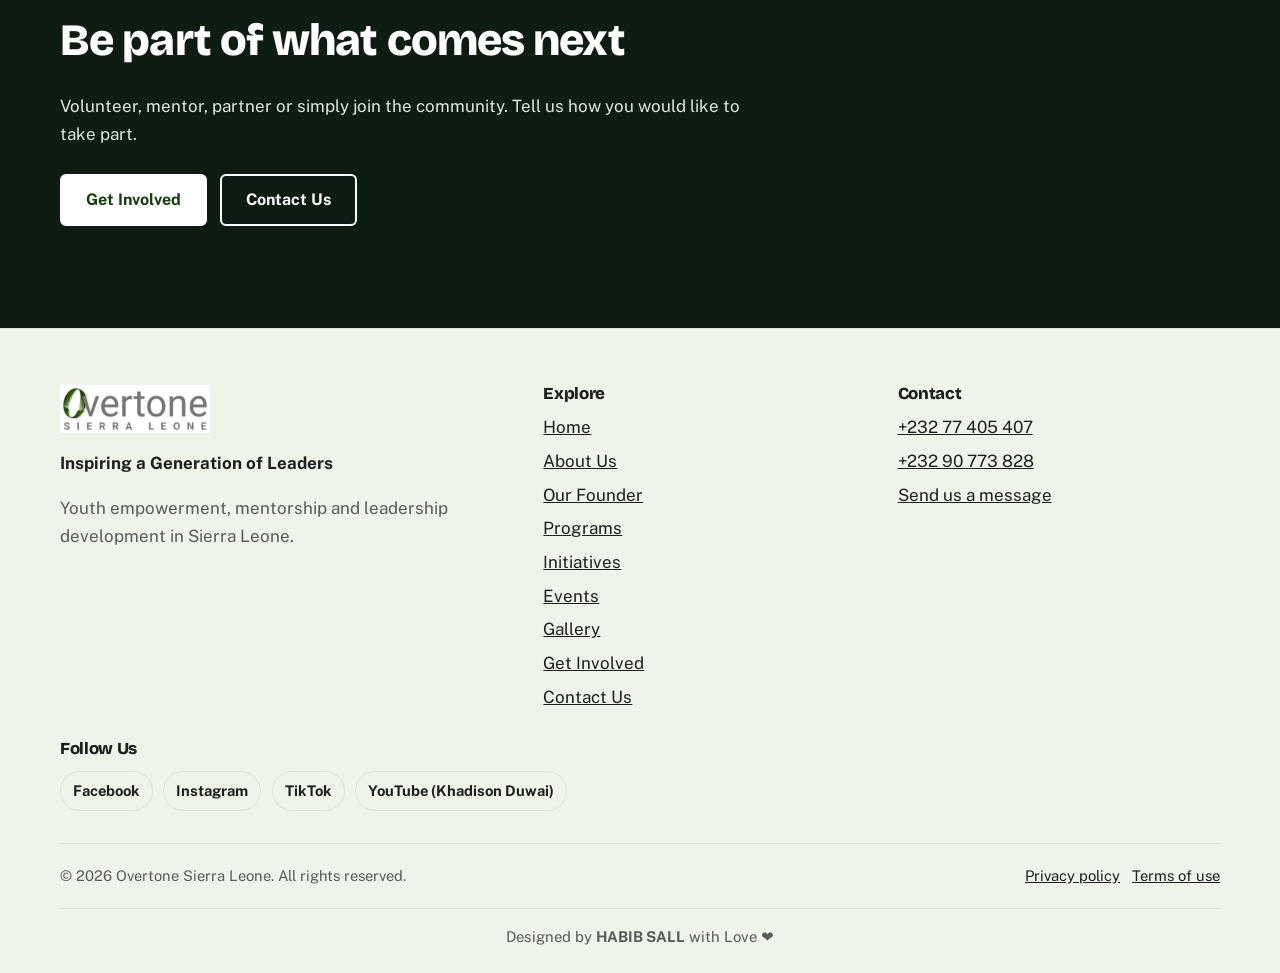
<file: programs.html>
<!DOCTYPE html><html lang="en"><head><meta charset="utf-8"><meta name="viewport" content="width=device-width,initial-scale=1">
<title>Programs | Youth Leadership and Mentorship in Sierra Leone</title><meta name="description" content="Explore Overtone Sierra Leone program areas: leadership, mentorship, public speaking, skills and creative development for young people."><link rel="canonical" href="https://www.example.com/programs.html">
<meta property="og:type" content="website"><meta property="og:site_name" content="Overtone Sierra Leone"><meta property="og:title" content="Programs | Youth Leadership and Mentorship in Sierra Leone"><meta property="og:description" content="Explore Overtone Sierra Leone program areas: leadership, mentorship, public speaking, skills and creative development for young people."><meta property="og:url" content="https://www.example.com/programs.html"><meta property="og:image" content="https://www.example.com/founder-khadison-duwai.jpg"><meta name="twitter:card" content="summary_large_image">
<link rel="icon" href="data:image/svg+xml,%3Csvg xmlns='http://www.w3.org/2000/svg' viewBox='0 0 32 32'%3E%3Ccircle cx='16' cy='16' r='11' fill='none' stroke='%231f5a14' stroke-width='6'/%3E%3C/svg%3E">
<link rel="preconnect" href="https://fonts.googleapis.com"><link rel="preconnect" href="https://fonts.gstatic.com" crossorigin>
<link rel="stylesheet" href="https://fonts.googleapis.com/css2?family=Bricolage+Grotesque:opsz,wght@12..96,600;12..96,800&family=Public+Sans:wght@400;600;700&display=swap">
<link rel="stylesheet" href="style.css"><script type="application/ld+json">{"@context": "https://schema.org", "@type": "BreadcrumbList", "itemListElement": [{"@type": "ListItem", "position": 1, "name": "Home", "item": "https://www.example.com/"}, {"@type": "ListItem", "position": 2, "name": "Programs", "item": "https://www.example.com/programs.html"}]}</script></head><body><a class="skip" href="#main">Skip to content</a><header class="site-header"><div class="wrap bar"><a class="brand" href="index.html" aria-label="Overtone Sierra Leone, home"><img src="overtone-logo.png" alt="Overtone Sierra Leone logo" width="150" height="48"></a>
<button class="nav-toggle" aria-expanded="false" aria-controls="site-nav">Menu</button><nav class="nav" id="site-nav" aria-label="Main"><ul><li><a href="index.html">Home</a></li><li><a href="about.html">About Us</a></li><li><a href="founder.html">Our Founder</a></li><li><a href="programs.html" aria-current=page>Programs</a></li><li><a href="initiatives.html">Initiatives</a></li><li><a href="events.html">Events</a></li><li><a href="gallery.html">Gallery</a></li><li class=cta><a href="get-involved.html">Get Involved</a></li><li><a href="contact.html">Contact Us</a></li></ul></nav></div></header><main id="main"><section class="page-hero"><div class="wrap"><nav class="crumbs" aria-label="Breadcrumb"><ol><li><a href="index.html">Home</a></li><li aria-current="page">Programs</li></ol></nav><h1>Programs</h1><p class="lead">Program areas for youth leadership, mentorship and skills development in Sierra Leone.</p></div></section><section class="sec "><div class="wrap"><p class="lead">These are the areas Overtone SL focuses on. Schedules, locations and sign-up details will be announced when confirmed.</p><div class="grid"><article class="card" id="leadership"><svg class="ico" viewBox="0 0 24 24" fill="none" stroke="currentColor" stroke-width="1.7" stroke-linecap="round" stroke-linejoin="round" aria-hidden="true"><path d="M5 21V4l13 5-13 5"/></svg><span class="badge">Proposed program area</span><h3>Leadership and Personal Development</h3><p>Building character, vision and responsibility in young people.</p><details><summary>Audience and how to take part</summary><p><strong>Intended audience:</strong> Young people ready to grow as leaders.</p><a class="btn" href="get-involved.html?interest=community#enquiry">Express interest</a></details></article><article class="card" id="mentorship"><svg class="ico" viewBox="0 0 24 24" fill="none" stroke="currentColor" stroke-width="1.7" stroke-linecap="round" stroke-linejoin="round" aria-hidden="true"><circle cx="9" cy="8" r="3"/><circle cx="17" cy="9" r="2.5"/><path d="M3 20c0-3.5 3-6 6-6s6 2.5 6 6M15 14c3 0 6 2 6 5"/></svg><span class="badge">Proposed program area</span><h3>Youth Mentorship</h3><p>Guidance and encouragement from mentors who invest in young people.</p><details><summary>Audience and how to take part</summary><p><strong>Intended audience:</strong> Young people seeking guidance; adults who wish to mentor.</p><a class="btn" href="get-involved.html?interest=mentorship#enquiry">Express interest</a></details></article><article class="card" id="speaking"><svg class="ico" viewBox="0 0 24 24" fill="none" stroke="currentColor" stroke-width="1.7" stroke-linecap="round" stroke-linejoin="round" aria-hidden="true"><rect x="9" y="3" width="6" height="11" rx="3"/><path d="M5 11a7 7 0 0 0 14 0M12 18v3"/></svg><span class="badge">Proposed program area</span><h3>Public Speaking and Confidence Building</h3><p>Helping young people find their voice and speak with confidence.</p><details><summary>Audience and how to take part</summary><p><strong>Intended audience:</strong> Young people building confidence.</p><a class="btn" href="get-involved.html?interest=community#enquiry">Express interest</a></details></article><article class="card" id="skills"><svg class="ico" viewBox="0 0 24 24" fill="none" stroke="currentColor" stroke-width="1.7" stroke-linecap="round" stroke-linejoin="round" aria-hidden="true"><path d="M14 7l3-3 3 3-3 3M4 20l10-10M13 6l5 5-9 9H4v-5z"/></svg><span class="badge">Proposed program area</span><h3>Skills Development</h3><p>Practical skills that prepare young people for work and life.</p><details><summary>Audience and how to take part</summary><p><strong>Intended audience:</strong> Young people seeking practical skills.</p><a class="btn" href="get-involved.html?interest=community#enquiry">Express interest</a></details></article><article class="card" id="creative"><svg class="ico" viewBox="0 0 24 24" fill="none" stroke="currentColor" stroke-width="1.7" stroke-linecap="round" stroke-linejoin="round" aria-hidden="true"><path d="M12 3v12M7 8l5-5 5 5"/><path d="M4 21h16"/></svg><span class="badge">Proposed program area</span><h3>Creative and Talent Development</h3><p>Room for young people to develop and express their gifts.</p><details><summary>Audience and how to take part</summary><p><strong>Intended audience:</strong> Young creatives and performers.</p><a class="btn" href="get-involved.html?interest=community#enquiry">Express interest</a></details></article><article class="card" id="community"><svg class="ico" viewBox="0 0 24 24" fill="none" stroke="currentColor" stroke-width="1.7" stroke-linecap="round" stroke-linejoin="round" aria-hidden="true"><path d="M3 11l9-8 9 8v9H3z"/><path d="M10 20v-6h4v6"/></svg><span class="badge">Proposed program area</span><h3>Youth Engagement and Community Learning</h3><p>Learning together and serving the community.</p><details><summary>Audience and how to take part</summary><p><strong>Intended audience:</strong> Young people, families and community members.</p><a class="btn" href="get-involved.html?interest=volunteer#enquiry">Express interest</a></details></article></div><!-- To add a program, copy one article.card above. --></div></section><section class="sec dark"><div class="wrap"><h2>Be part of what comes next</h2><p>Volunteer, mentor, partner or simply join the community. Tell us how you would like to take part.</p><div class="row"><a class="btn" href="get-involved.html">Get Involved</a><a class="btn ghost" href="contact.html">Contact Us</a></div></div></section></main><footer class="site-footer"><div class="wrap"><div class="fgrid"><div><img src="overtone-logo.png" alt="Overtone Sierra Leone" width="150" height="48" loading="lazy"><p style="margin-top:1rem"><strong>Inspiring a Generation of Leaders</strong></p><p class="quiet">Youth empowerment, mentorship and leadership development in Sierra Leone.</p></div>
<div><h2>Explore</h2><ul><li><a href="index.html">Home</a></li><li><a href="about.html">About Us</a></li><li><a href="founder.html">Our Founder</a></li><li><a href="programs.html">Programs</a></li><li><a href="initiatives.html">Initiatives</a></li><li><a href="events.html">Events</a></li><li><a href="gallery.html">Gallery</a></li><li><a href="get-involved.html">Get Involved</a></li><li><a href="contact.html">Contact Us</a></li></ul></div><div><h2>Contact</h2><ul><li><a href="tel:+23277405407">+232 77 405 407</a></li><li><a href="tel:+23290773828">+232 90 773 828</a></li><li><a href="contact.html">Send us a message</a></li></ul><!-- TODO: add verified email, address and official social links here once confirmed --></div></div>
<div class="social-footer"><h2>Follow Us</h2><div class="social-links" aria-label="Follow Overtone SL"><a href="https://www.facebook.com/share/1JJqdZNwYS/?mibextid=wwXIfr" target="_blank" rel="noopener noreferrer">Facebook</a><a href="https://www.instagram.com/over.tonesl?vrfl=aTZ6Zmw1cmFwbXE5" target="_blank" rel="noopener noreferrer">Instagram</a><a href="https://www.tiktok.com/@overtone.slofficial?_r=1&_t=ZS-9As2HaUHqfo" target="_blank" rel="noopener noreferrer">TikTok</a><a href="https://youtube.com/@khadisonduwai9681?si=H0f0UzuEXgPKdiRs" target="_blank" rel="noopener noreferrer">YouTube (Khadison Duwai)</a></div></div>
<div class="legal"><span>&copy; <span data-year>2026</span> Overtone Sierra Leone. All rights reserved.</span><span><a href="privacy.html">Privacy policy</a> &nbsp; <a href="terms.html">Terms of use</a></span></div><div class="designer-credit">Designed by <strong>HABIB SALL</strong> with Love ❤️</div></div></footer>
<a class="whatsapp-float" href="https://wa.me/23277405407" target="_blank" rel="noopener noreferrer" aria-label="Chat with Overtone SL on WhatsApp" title="Chat with us on WhatsApp"><span aria-hidden="true">☏</span><span class="wa-label">WhatsApp</span></a>
<button class="totop" aria-label="Back to top">&#8593;</button><script src="main.js" defer></script></body></html>
</file>
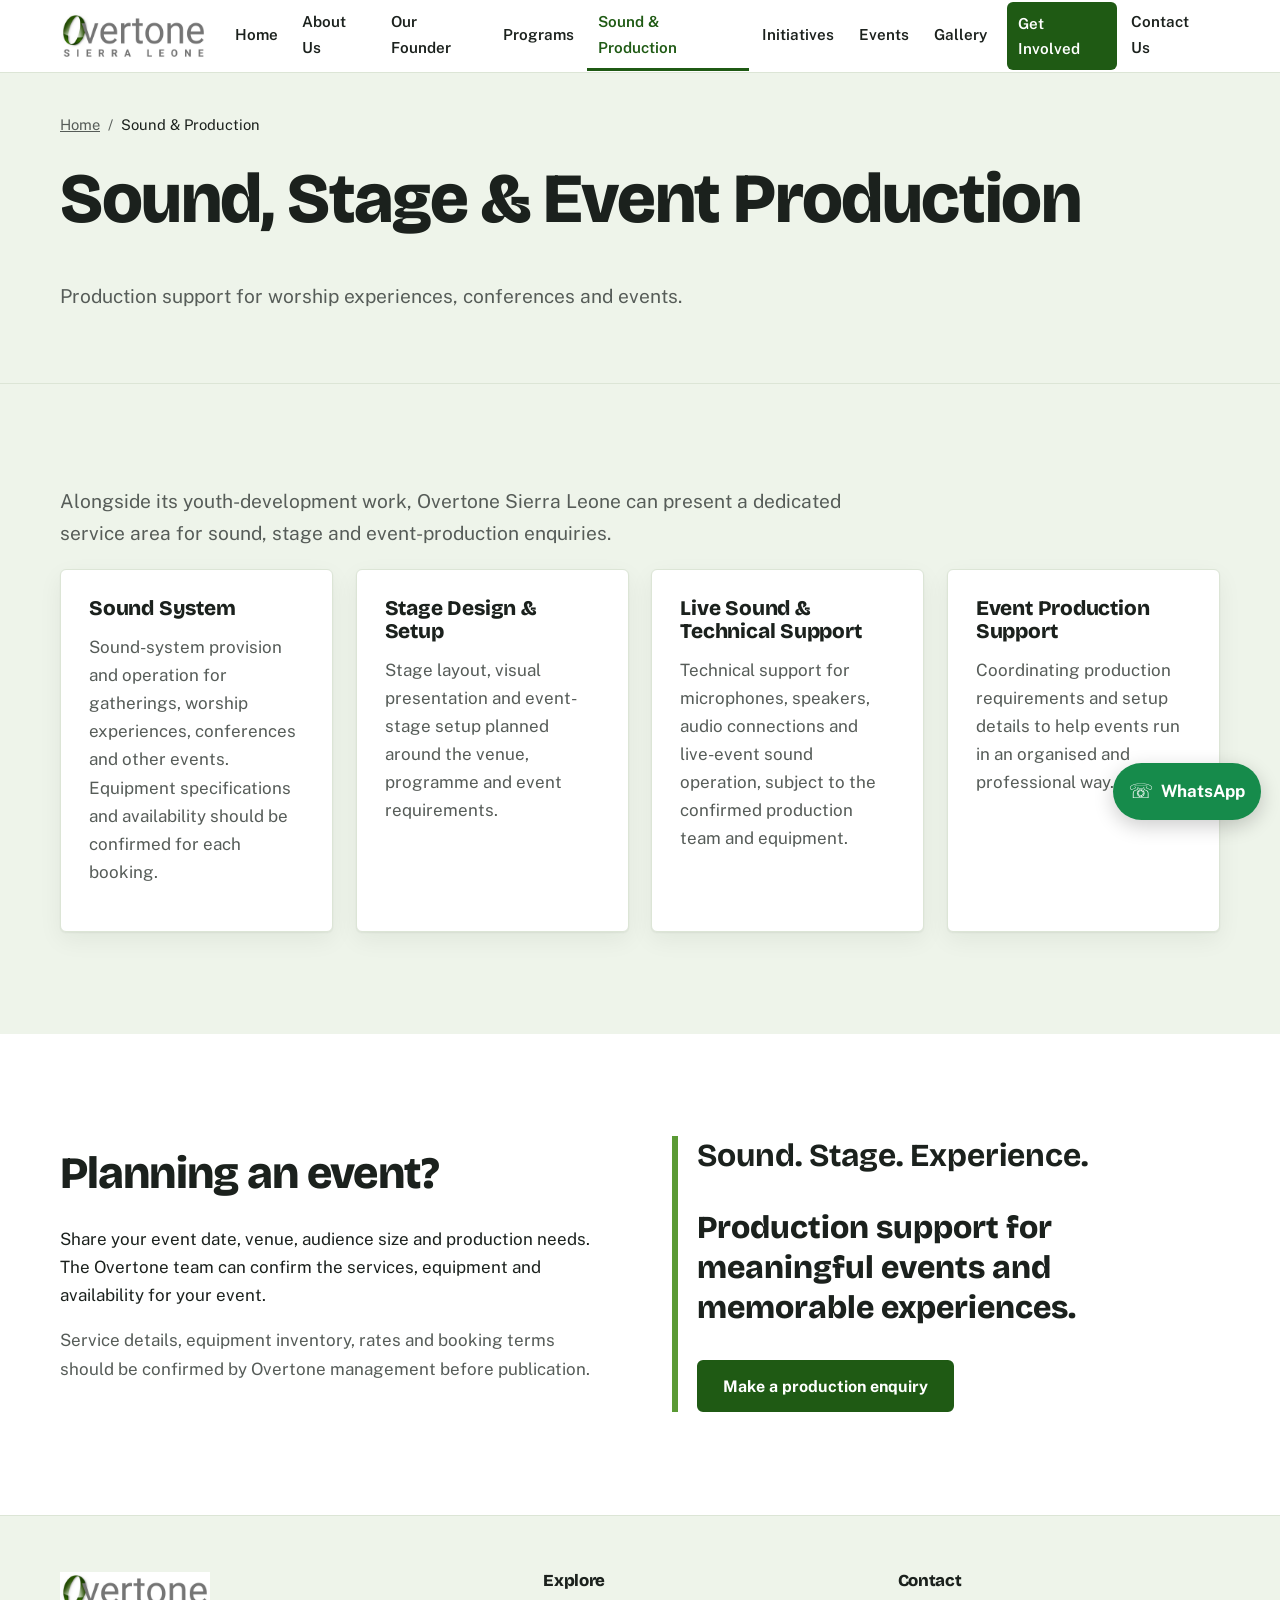
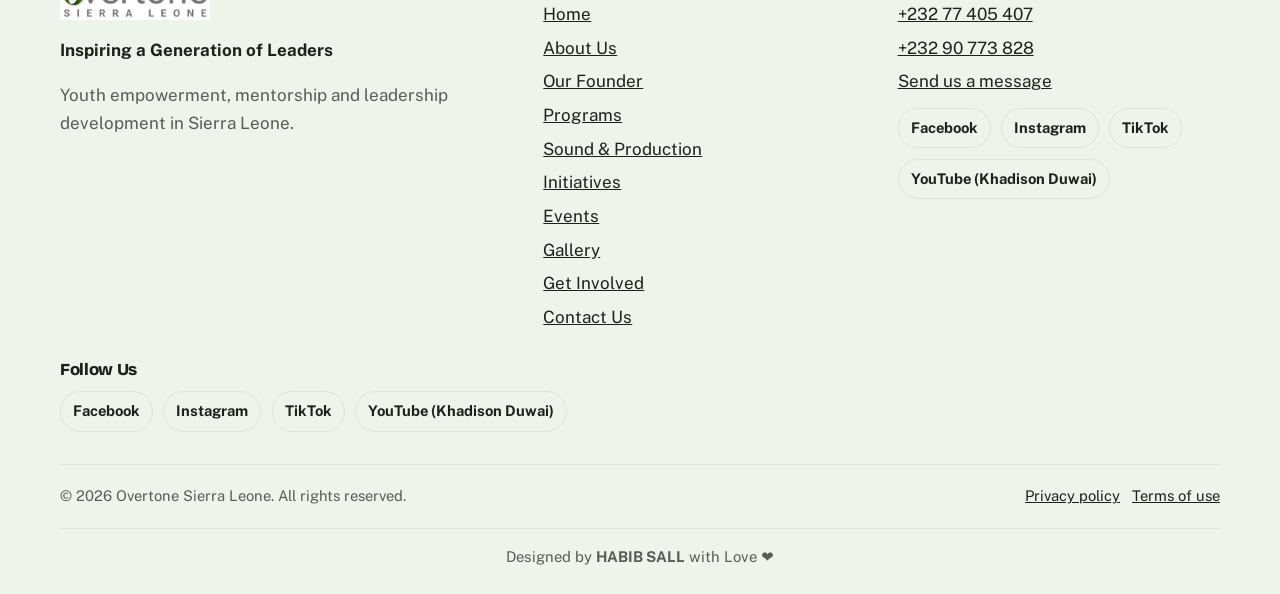
<file: sound-services.html>
<!DOCTYPE html><html lang="en"><head><meta charset="utf-8"><meta name="viewport" content="width=device-width,initial-scale=1">
<title>Sound System, Stage Design & Event Production | Overtone Sierra Leone</title><meta name="description" content="Explore sound-system, stage-design and event-production enquiries with Overtone Sierra Leone."><link rel="canonical" href="https://www.example.com/sound-services.html">
<meta property="og:type" content="website"><meta property="og:site_name" content="Overtone Sierra Leone"><meta property="og:title" content="Sound System, Stage Design & Event Production | Overtone Sierra Leone"><meta property="og:description" content="Explore sound-system, stage-design and event-production enquiries with Overtone Sierra Leone."><meta property="og:url" content="https://www.example.com/sound-services.html"><meta property="og:image" content="https://www.example.com/founder-khadison-duwai.jpg"><meta name="twitter:card" content="summary_large_image">
<link rel="icon" href="data:image/svg+xml,%3Csvg xmlns='http://www.w3.org/2000/svg' viewBox='0 0 32 32'%3E%3Ccircle cx='16' cy='16' r='11' fill='none' stroke='%231f5a14' stroke-width='6'/%3E%3C/svg%3E">
<link rel="preconnect" href="https://fonts.googleapis.com"><link rel="preconnect" href="https://fonts.gstatic.com" crossorigin>
<link rel="stylesheet" href="https://fonts.googleapis.com/css2?family=Bricolage+Grotesque:opsz,wght@12..96,600;12..96,800&family=Public+Sans:wght@400;600;700&display=swap">
<link rel="stylesheet" href="style.css"><script type="application/ld+json">{"@context": "https://schema.org", "@type": "BreadcrumbList", "itemListElement": [{"@type": "ListItem", "position": 1, "name": "Home", "item": "https://www.example.com/"}, {"@type": "ListItem", "position": 2, "name": "Sound & Production", "item": "https://www.example.com/sound-services.html"}]}</script></head><body><a class="skip" href="#main">Skip to content</a><header class="site-header"><div class="wrap bar"><a class="brand" href="index.html" aria-label="Overtone Sierra Leone, home"><img src="overtone-logo.png" alt="Overtone Sierra Leone logo" width="150" height="48"></a>
<button class="nav-toggle" aria-expanded="false" aria-controls="site-nav">Menu</button><nav class="nav" id="site-nav" aria-label="Main"><ul><li><a href="index.html">Home</a></li><li><a href="about.html">About Us</a></li><li><a href="founder.html">Our Founder</a></li><li><a href="programs.html">Programs</a></li><li><a href="sound-services.html" aria-current=page>Sound & Production</a></li><li><a href="initiatives.html">Initiatives</a></li><li><a href="events.html">Events</a></li><li><a href="gallery.html">Gallery</a></li><li class=cta><a href="get-involved.html">Get Involved</a></li><li><a href="contact.html">Contact Us</a></li></ul></nav></div></header><main id="main"><section class="page-hero"><div class="wrap"><nav class="crumbs" aria-label="Breadcrumb"><ol><li><a href="index.html">Home</a></li><li aria-current="page">Sound & Production</li></ol></nav><h1>Sound, Stage & Event Production</h1><p class="lead">Production support for worship experiences, conferences and events.</p></div></section><section class="sec alt"><div class="wrap"><p class="lead">Alongside its youth-development work, Overtone Sierra Leone can present a dedicated service area for sound, stage and event-production enquiries.</p><div class="grid"><article class="card"><h3>Sound System</h3><p>Sound-system provision and operation for gatherings, worship experiences, conferences and other events. Equipment specifications and availability should be confirmed for each booking.</p></article><article class="card"><h3>Stage Design &amp; Setup</h3><p>Stage layout, visual presentation and event-stage setup planned around the venue, programme and event requirements.</p></article><article class="card"><h3>Live Sound &amp; Technical Support</h3><p>Technical support for microphones, speakers, audio connections and live-event sound operation, subject to the confirmed production team and equipment.</p></article><article class="card"><h3>Event Production Support</h3><p>Coordinating production requirements and setup details to help events run in an organised and professional way.</p></article></div></div></section><section class="sec "><div class="wrap"><div class="split"><div><h2>Planning an event?</h2><p>Share your event date, venue, audience size and production needs. The Overtone team can confirm the services, equipment and availability for your event.</p><p class="quiet">Service details, equipment inventory, rates and booking terms should be confirmed by Overtone management before publication.</p></div><div class="statement"><p><strong>Sound. Stage. Experience.</strong></p><p>Production support for meaningful events and memorable experiences.</p><a class="btn" href="contact.html?subject=sound-production">Make a production enquiry</a></div></div></div></section></main><footer class="site-footer"><div class="wrap"><div class="fgrid"><div><img src="overtone-logo.png" alt="Overtone Sierra Leone" width="150" height="48" loading="lazy"><p style="margin-top:1rem"><strong>Inspiring a Generation of Leaders</strong></p><p class="quiet">Youth empowerment, mentorship and leadership development in Sierra Leone.</p></div>
<div><h2>Explore</h2><ul><li><a href="index.html">Home</a></li><li><a href="about.html">About Us</a></li><li><a href="founder.html">Our Founder</a></li><li><a href="programs.html">Programs</a></li><li><a href="sound-services.html">Sound & Production</a></li><li><a href="initiatives.html">Initiatives</a></li><li><a href="events.html">Events</a></li><li><a href="gallery.html">Gallery</a></li><li><a href="get-involved.html">Get Involved</a></li><li><a href="contact.html">Contact Us</a></li></ul></div><div><h2>Contact</h2><ul><li><a href="tel:+23277405407">+232 77 405 407</a></li><li><a href="tel:+23290773828">+232 90 773 828</a></li><li><a href="contact.html">Send us a message</a></li></ul><div class="social-links" aria-label="Follow Overtone SL"><a href="https://www.facebook.com/share/1JJqdZNwYS/?mibextid=wwXIfr" target="_blank" rel="noopener noreferrer">Facebook</a><a href="https://www.instagram.com/over.tonesl?vrfl=aTZ6Zmw1cmFwbXE5" target="_blank" rel="noopener noreferrer">Instagram</a><a href="https://www.tiktok.com/@overtone.slofficial?_r=1&_t=ZS-9As2HaUHqfo" target="_blank" rel="noopener noreferrer">TikTok</a><a href="https://youtube.com/@khadisonduwai9681?si=H0f0UzuEXgPKdiRs" target="_blank" rel="noopener noreferrer">YouTube (Khadison Duwai)</a></div></div></div>
<div class="social-footer"><h2>Follow Us</h2><div class="social-links" aria-label="Follow Overtone SL"><a href="https://www.facebook.com/share/1JJqdZNwYS/?mibextid=wwXIfr" target="_blank" rel="noopener noreferrer">Facebook</a><a href="https://www.instagram.com/over.tonesl?vrfl=aTZ6Zmw1cmFwbXE5" target="_blank" rel="noopener noreferrer">Instagram</a><a href="https://www.tiktok.com/@overtone.slofficial?_r=1&_t=ZS-9As2HaUHqfo" target="_blank" rel="noopener noreferrer">TikTok</a><a href="https://youtube.com/@khadisonduwai9681?si=H0f0UzuEXgPKdiRs" target="_blank" rel="noopener noreferrer">YouTube (Khadison Duwai)</a></div></div>
<div class="legal"><span>&copy; <span data-year>2026</span> Overtone Sierra Leone. All rights reserved.</span><span><a href="privacy.html">Privacy policy</a> &nbsp; <a href="terms.html">Terms of use</a></span></div><div class="designer-credit">Designed by <strong>HABIB SALL</strong> with Love ❤️</div></div></footer>
<a class="whatsapp-float" href="https://wa.me/23277405407" target="_blank" rel="noopener noreferrer" aria-label="Chat with Overtone SL on WhatsApp" title="Chat with us on WhatsApp"><span aria-hidden="true">☏</span><span class="wa-label">WhatsApp</span></a>
<button class="totop" aria-label="Back to top">&#8593;</button><script src="main.js" defer></script></body></html>
</file>
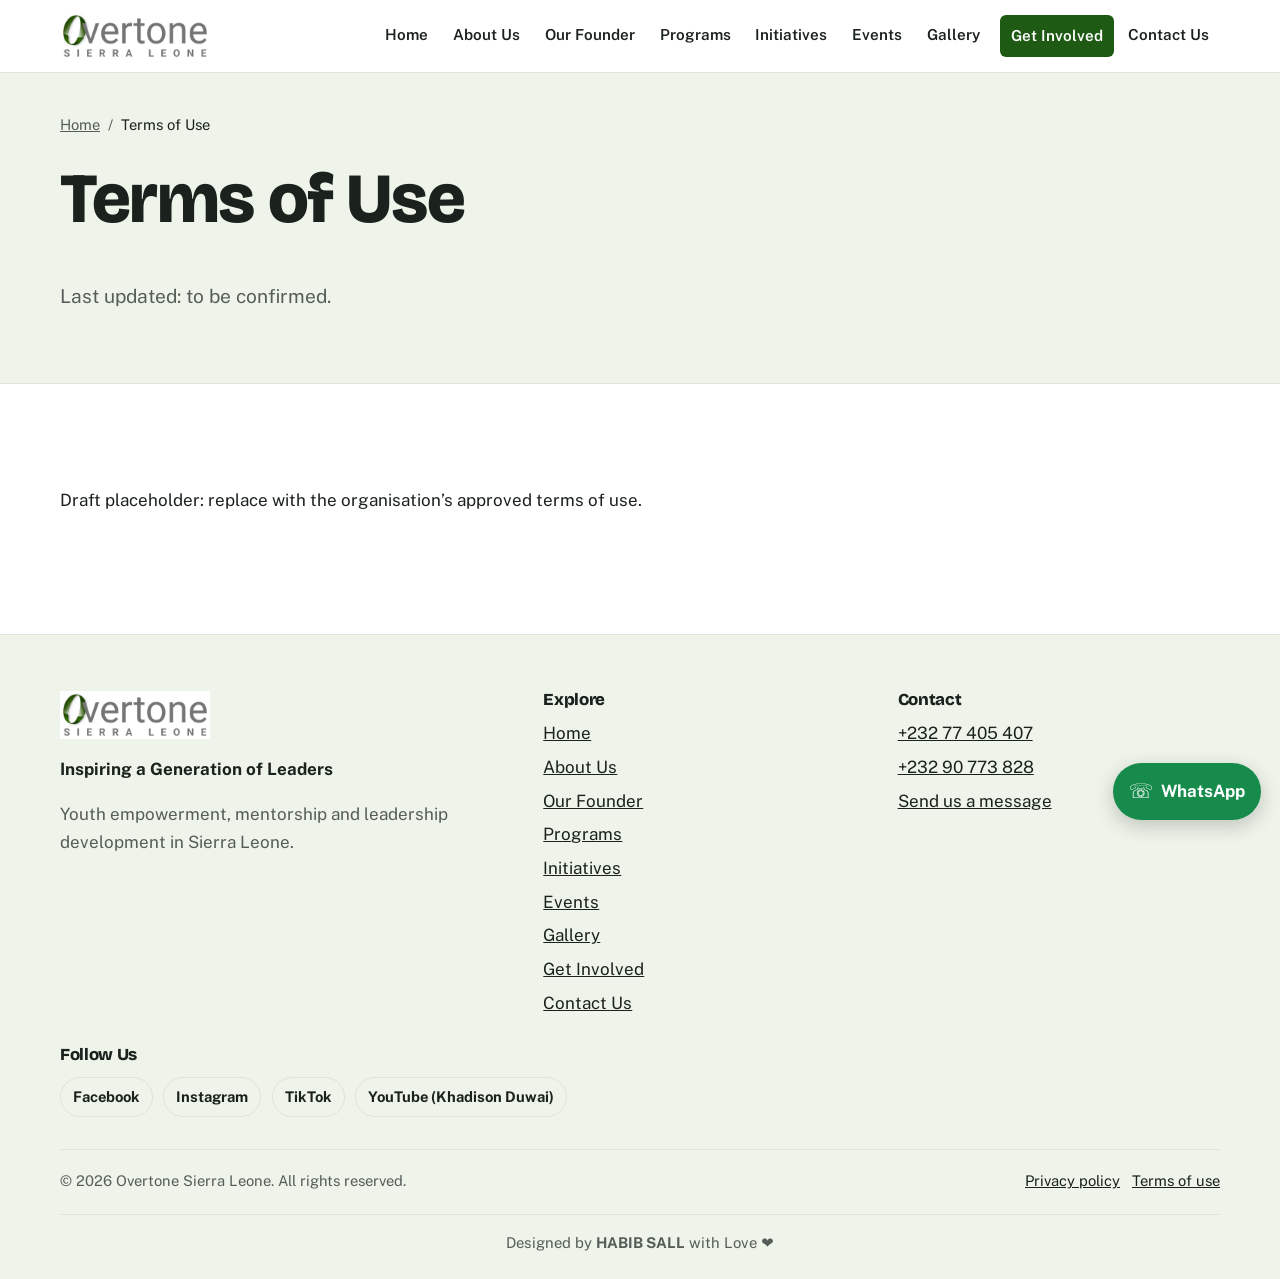
<file: terms.html>
<!DOCTYPE html><html lang="en"><head><meta charset="utf-8"><meta name="viewport" content="width=device-width,initial-scale=1">
<title>Terms of Use | Overtone Sierra Leone</title><meta name="description" content="Terms of Use for the Overtone Sierra Leone website."><link rel="canonical" href="https://www.example.com/terms.html">
<meta property="og:type" content="website"><meta property="og:site_name" content="Overtone Sierra Leone"><meta property="og:title" content="Terms of Use | Overtone Sierra Leone"><meta property="og:description" content="Terms of Use for the Overtone Sierra Leone website."><meta property="og:url" content="https://www.example.com/terms.html"><meta property="og:image" content="https://www.example.com/founder-khadison-duwai.jpg"><meta name="twitter:card" content="summary_large_image">
<link rel="icon" href="data:image/svg+xml,%3Csvg xmlns='http://www.w3.org/2000/svg' viewBox='0 0 32 32'%3E%3Ccircle cx='16' cy='16' r='11' fill='none' stroke='%231f5a14' stroke-width='6'/%3E%3C/svg%3E">
<link rel="preconnect" href="https://fonts.googleapis.com"><link rel="preconnect" href="https://fonts.gstatic.com" crossorigin>
<link rel="stylesheet" href="https://fonts.googleapis.com/css2?family=Bricolage+Grotesque:opsz,wght@12..96,600;12..96,800&family=Public+Sans:wght@400;600;700&display=swap">
<link rel="stylesheet" href="style.css"><script type="application/ld+json">{"@context": "https://schema.org", "@type": "BreadcrumbList", "itemListElement": [{"@type": "ListItem", "position": 1, "name": "Home", "item": "https://www.example.com/"}, {"@type": "ListItem", "position": 2, "name": "Terms of Use", "item": "https://www.example.com/terms.html"}]}</script></head><body><a class="skip" href="#main">Skip to content</a><header class="site-header"><div class="wrap bar"><a class="brand" href="index.html" aria-label="Overtone Sierra Leone, home"><img src="overtone-logo.png" alt="Overtone Sierra Leone logo" width="150" height="48"></a>
<button class="nav-toggle" aria-expanded="false" aria-controls="site-nav">Menu</button><nav class="nav" id="site-nav" aria-label="Main"><ul><li><a href="index.html">Home</a></li><li><a href="about.html">About Us</a></li><li><a href="founder.html">Our Founder</a></li><li><a href="programs.html">Programs</a></li><li><a href="initiatives.html">Initiatives</a></li><li><a href="events.html">Events</a></li><li><a href="gallery.html">Gallery</a></li><li class=cta><a href="get-involved.html">Get Involved</a></li><li><a href="contact.html">Contact Us</a></li></ul></nav></div></header><main id="main"><section class="page-hero"><div class="wrap"><nav class="crumbs" aria-label="Breadcrumb"><ol><li><a href="index.html">Home</a></li><li aria-current="page">Terms of Use</li></ol></nav><h1>Terms of Use</h1><p class="lead">Last updated: to be confirmed.</p></div></section><section class="sec "><div class="wrap"><p>Draft placeholder: replace with the organisation&rsquo;s approved terms of use.</p></div></section></main><footer class="site-footer"><div class="wrap"><div class="fgrid"><div><img src="overtone-logo.png" alt="Overtone Sierra Leone" width="150" height="48" loading="lazy"><p style="margin-top:1rem"><strong>Inspiring a Generation of Leaders</strong></p><p class="quiet">Youth empowerment, mentorship and leadership development in Sierra Leone.</p></div>
<div><h2>Explore</h2><ul><li><a href="index.html">Home</a></li><li><a href="about.html">About Us</a></li><li><a href="founder.html">Our Founder</a></li><li><a href="programs.html">Programs</a></li><li><a href="initiatives.html">Initiatives</a></li><li><a href="events.html">Events</a></li><li><a href="gallery.html">Gallery</a></li><li><a href="get-involved.html">Get Involved</a></li><li><a href="contact.html">Contact Us</a></li></ul></div><div><h2>Contact</h2><ul><li><a href="tel:+23277405407">+232 77 405 407</a></li><li><a href="tel:+23290773828">+232 90 773 828</a></li><li><a href="contact.html">Send us a message</a></li></ul><!-- TODO: add verified email, address and official social links here once confirmed --></div></div>
<div class="social-footer"><h2>Follow Us</h2><div class="social-links" aria-label="Follow Overtone SL"><a href="https://www.facebook.com/share/1JJqdZNwYS/?mibextid=wwXIfr" target="_blank" rel="noopener noreferrer">Facebook</a><a href="https://www.instagram.com/over.tonesl?vrfl=aTZ6Zmw1cmFwbXE5" target="_blank" rel="noopener noreferrer">Instagram</a><a href="https://www.tiktok.com/@overtone.slofficial?_r=1&_t=ZS-9As2HaUHqfo" target="_blank" rel="noopener noreferrer">TikTok</a><a href="https://youtube.com/@khadisonduwai9681?si=H0f0UzuEXgPKdiRs" target="_blank" rel="noopener noreferrer">YouTube (Khadison Duwai)</a></div></div>
<div class="legal"><span>&copy; <span data-year>2026</span> Overtone Sierra Leone. All rights reserved.</span><span><a href="privacy.html">Privacy policy</a> &nbsp; <a href="terms.html">Terms of use</a></span></div><div class="designer-credit">Designed by <strong>HABIB SALL</strong> with Love ❤️</div></div></footer>
<a class="whatsapp-float" href="https://wa.me/23277405407" target="_blank" rel="noopener noreferrer" aria-label="Chat with Overtone SL on WhatsApp" title="Chat with us on WhatsApp"><span aria-hidden="true">☏</span><span class="wa-label">WhatsApp</span></a>
<button class="totop" aria-label="Back to top">&#8593;</button><script src="main.js" defer></script></body></html>
</file>
<file: style.css>
/* Overtone Sierra Leone — design system. Tokens first; edit colours/fonts here. */
:root{--forest:#1f5a14;--forest-d:#143d0d;--leaf:#5a9a34;--soft:#cfe4c0;--mist:#eef4ea;--night:#0f1c12;--ink:#1b211d;--grey:#565c58;--line:#dce5d6;--white:#fff;
--hd:'Bricolage Grotesque','Segoe UI',system-ui,sans-serif;--bd:'Public Sans','Segoe UI',system-ui,sans-serif;--r:6px;--sh:0 1px 2px rgba(20,40,20,.06),0 8px 24px rgba(20,40,20,.06)}
*,*::before,*::after{box-sizing:border-box}html{scroll-behavior:smooth;scroll-padding-top:5.5rem}
body{margin:0;font:400 1.0625rem/1.65 var(--bd);color:var(--ink);background:var(--white);-webkit-font-smoothing:antialiased;overflow-x:hidden}
img{max-width:100%;height:auto;display:block}a{color:var(--forest)}
h1,h2,h3{font-family:var(--hd);line-height:1.1;margin:0 0 .6em;letter-spacing:-.02em;font-weight:800}
h1{font-size:clamp(2.4rem,6vw,4.4rem)}h2{font-size:clamp(1.8rem,4vw,2.8rem)}h3{font-size:1.3rem;letter-spacing:-.01em}
p{margin:0 0 1em;max-width:68ch}.lead{font-size:1.2rem;color:var(--grey)}
:focus-visible{outline:3px solid var(--forest);outline-offset:3px;border-radius:2px}
.dark :focus-visible,.hero :focus-visible{outline-color:#fff}
.wrap{width:min(1160px,100% - 2.5rem);margin-inline:auto}.sec{padding:clamp(3.5rem,8vw,6.5rem) 0}.alt{background:var(--mist)}
.skip{position:absolute;left:-999px;top:0;background:var(--forest);color:#fff;padding:.75rem 1rem;z-index:100}.skip:focus{left:0}
/* header */
.site-header{position:sticky;top:0;z-index:50;background:#fff;border-bottom:1px solid var(--line);transition:box-shadow .2s}
.site-header.stuck{box-shadow:0 4px 18px rgba(20,40,20,.1)}
.bar{display:flex;align-items:center;justify-content:space-between;min-height:4.5rem;gap:1rem}
.brand img{width:150px;height:auto}
.nav-toggle{display:none;background:none;border:1px solid var(--line);border-radius:var(--r);padding:.6rem .8rem;font:600 .95rem var(--bd);color:var(--ink);cursor:pointer}
.nav ul{list-style:none;margin:0;padding:0;display:flex;gap:.15rem;align-items:center}
.nav a{display:block;padding:.55rem .7rem;text-decoration:none;color:var(--ink);font-weight:600;font-size:.95rem;border-bottom:3px solid transparent}
.nav a:hover{color:var(--forest)}.nav a[aria-current=page]{border-bottom-color:var(--forest);color:var(--forest)}
.nav .cta a{background:var(--forest);color:#fff;border-radius:var(--r);border:0;margin-left:.4rem}.nav .cta a:hover{background:var(--forest-d);color:#fff}
@media(max-width:1100px){.nav-toggle{display:block}.nav{display:none;position:absolute;left:0;right:0;top:100%;background:#fff;border-bottom:1px solid var(--line);box-shadow:0 14px 24px rgba(20,40,20,.1);max-height:calc(100vh - 4.5rem);overflow:auto}
.nav.open{display:block}.nav ul{flex-direction:column;align-items:stretch;padding:.75rem 1.25rem 1.25rem}.nav a{padding:.9rem .25rem;border-bottom:1px solid var(--line)}.nav .cta a{margin:.8rem 0 0;text-align:center;padding:.9rem}}
/* buttons */
.btn{display:inline-block;padding:.9rem 1.5rem;border-radius:var(--r);background:var(--forest);color:#fff;font:700 1rem var(--bd);text-decoration:none;border:2px solid var(--forest);cursor:pointer;transition:background .2s,color .2s}
.btn:hover{background:var(--forest-d);border-color:var(--forest-d)}.btn.ghost{background:transparent;color:var(--forest)}.btn.ghost:hover{background:var(--forest);color:#fff}
.dark .btn.ghost,.hero .btn.ghost{color:#fff;border-color:#fff}.dark .btn.ghost:hover,.hero .btn.ghost:hover{background:#fff;color:var(--forest-d)}
.hero .btn:not(.ghost),.dark .btn:not(.ghost){background:#fff;color:var(--forest-d);border-color:#fff}.hero .btn:not(.ghost):hover,.dark .btn:not(.ghost):hover{background:var(--soft);border-color:var(--soft)}
.row{display:flex;flex-wrap:wrap;gap:.8rem;margin-top:1.6rem}
/* hero: the "O" ring from the logo is the one memorable device */
.hero{background:var(--night);color:#fff;overflow:hidden}.hero .wrap{display:grid;grid-template-columns:1.1fr .9fr;gap:3rem;align-items:center;padding:clamp(3rem,7vw,5.5rem) 0}
.hero .tag{color:var(--soft);font-weight:600;margin-bottom:1.2rem}.hero p{color:#dfe8da}.hero h1{animation:rise .8s both}
.portrait{position:relative;max-width:440px;justify-self:center;width:100%}
.portrait::before{content:"";position:absolute;width:88%;aspect-ratio:1;border-radius:50%;border:clamp(16px,3vw,28px) solid var(--leaf);left:-14%;bottom:-10%}
.portrait img{position:relative;border-radius:var(--r);aspect-ratio:4/5;object-fit:cover;width:100%}
.portrait figcaption{position:relative;margin-top:1rem;font-size:.95rem;color:#dfe8da}
@keyframes rise{from{opacity:0;transform:translateY(14px)}to{opacity:1;transform:none}}
@media(max-width:860px){.hero .wrap{grid-template-columns:1fr}.portrait{max-width:360px;margin-bottom:2rem}}
/* page hero + breadcrumb */
.page-hero{background:var(--mist);padding:2.5rem 0 3.2rem;border-bottom:1px solid var(--line)}.crumbs ol{list-style:none;display:flex;flex-wrap:wrap;gap:.5rem;padding:0;margin:0 0 1.5rem;font-size:.92rem}
.crumbs li+li::before{content:"/";margin-right:.5rem;color:var(--grey)}.crumbs a{color:var(--grey)}
/* grids + cards */
.grid{display:grid;gap:1.4rem;grid-template-columns:repeat(auto-fit,minmax(270px,1fr))}.split{display:grid;grid-template-columns:1fr 1fr;gap:clamp(2rem,5vw,4.5rem);align-items:center}
@media(max-width:860px){.split{grid-template-columns:1fr}}
.card{background:#fff;border:1px solid var(--line);border-radius:var(--r);padding:1.75rem;box-shadow:var(--sh);transition:border-color .2s,transform .2s}
.card:hover{border-color:var(--leaf)}.card .ico{width:2.8rem;height:2.8rem;color:var(--forest);margin-bottom:1rem}.card p{color:var(--grey)}
.card a.more{font-weight:700}.badge{display:inline-block;font-size:.85rem;font-weight:600;background:var(--mist);color:var(--forest-d);padding:.2rem .65rem;border-radius:99px;margin-bottom:.9rem}
.card.todo{border-style:dashed;box-shadow:none;background:#fafcf8}details{margin-top:.6rem;border-top:1px solid var(--line);padding-top:.7rem}summary{cursor:pointer;font-weight:700;color:var(--forest)}
.values{display:grid;gap:1.2rem;grid-template-columns:repeat(auto-fit,minmax(220px,1fr));list-style:none;padding:0}.values li{border-left:4px solid var(--leaf);padding-left:1rem}.values strong{display:block;font-family:var(--hd);font-size:1.15rem}
.quiet{color:var(--grey)}.dark{background:var(--night);color:#fff}.dark p{color:#dfe8da}.dark h2{color:#fff}
.photo{border-radius:var(--r);width:100%}.statement{font:800 clamp(1.4rem,3vw,2rem)/1.25 var(--hd);border-left:6px solid var(--leaf);padding-left:1.2rem;max-width:30ch}
/* events */
.event{display:grid;grid-template-columns:minmax(0,320px) 1fr;gap:2rem;background:#fff;border:1px solid var(--line);border-radius:var(--r);box-shadow:var(--sh);overflow:hidden}
.event .body{padding:1.8rem 1.8rem 1.8rem 0}.event dl{display:grid;grid-template-columns:auto 1fr;gap:.3rem 1rem;margin:1rem 0}.event dt{font-weight:700}.event dd{margin:0}
@media(max-width:760px){.event{grid-template-columns:1fr}.event .body{padding:0 1.5rem 1.5rem}}
.empty{border:2px dashed var(--soft);border-radius:var(--r);padding:2rem;text-align:center;background:#fafcf8}.empty p{margin-inline:auto}
/* gallery */
.filters{display:flex;flex-wrap:wrap;gap:.6rem;margin-bottom:1.8rem}.filters button{font:600 .95rem var(--bd);padding:.55rem 1.1rem;border:1px solid var(--line);background:#fff;border-radius:99px;cursor:pointer}
.filters button[aria-pressed=true]{background:var(--forest);color:#fff;border-color:var(--forest)}
.gallery{display:grid;gap:1.2rem;grid-template-columns:repeat(auto-fill,minmax(240px,1fr))}.g-item{margin:0}.g-item button{border:0;padding:0;background:none;cursor:zoom-in;display:block;width:100%;border-radius:var(--r);overflow:hidden}
.g-item img{aspect-ratio:3/4;object-fit:cover;width:100%;transition:transform .4s}.g-item button:hover img{transform:scale(1.03)}.g-item figcaption{font-size:.95rem;color:var(--grey);margin-top:.5rem}
dialog.lb{border:0;padding:0;background:transparent;max-width:min(94vw,820px);width:100%;color:#fff}dialog.lb::backdrop{background:rgba(8,16,10,.88)}
.lb img{max-height:78vh;width:auto;margin:auto;border-radius:var(--r)}.lb p{text-align:center;margin:1rem auto}.lb .ctl{display:flex;justify-content:center;gap:.6rem}.lb button{font:600 1rem var(--bd);padding:.6rem 1.1rem;border-radius:var(--r);border:1px solid #fff;background:transparent;color:#fff;cursor:pointer}.lb button:hover{background:#fff;color:var(--ink)}
/* forms */
form{display:grid;gap:1.1rem;max-width:640px}label{font-weight:700;display:block;margin-bottom:.3rem}.opt{font-weight:400;color:var(--grey)}
input,select,textarea{width:100%;font:inherit;padding:.8rem .9rem;border:1.5px solid #8b958a;border-radius:var(--r);background:#fff;color:var(--ink)}textarea{min-height:140px;resize:vertical}
input[aria-invalid=true],select[aria-invalid=true],textarea[aria-invalid=true]{border-color:#b3261e}.err{color:#b3261e;font-weight:600;font-size:.95rem;margin-top:.3rem;min-height:0}
.status{border-radius:var(--r);padding:1rem 1.2rem;font-weight:600}.status:empty{display:none}.status.ok{background:#e4f3dc;color:#14400c}.status.bad{background:#fbe9e7;color:#7a1710}.status.info{background:#fff4d6;color:#5b4300}
.hp{position:absolute;left:-9999px}
/* footer */
.site-footer{background:var(--mist);border-top:1px solid var(--line);padding:3.5rem 0 1.5rem}.fgrid{display:grid;gap:2rem;grid-template-columns:1.4fr 1fr 1fr}.site-footer h2{font-size:1.05rem}.site-footer ul{list-style:none;padding:0;margin:0}.site-footer li{margin:.35rem 0}.site-footer a{color:var(--ink)}
.legal{border-top:1px solid var(--line);margin-top:2rem;padding-top:1.2rem;font-size:.92rem;color:var(--grey);display:flex;flex-wrap:wrap;gap:.5rem 1.5rem;justify-content:space-between}
@media(max-width:760px){.fgrid{grid-template-columns:1fr}}
.totop{position:fixed;right:1.2rem;bottom:1.2rem;width:3rem;height:3rem;border-radius:50%;border:0;background:var(--forest);color:#fff;font-size:1.3rem;cursor:pointer;opacity:0;pointer-events:none;transition:opacity .2s;box-shadow:var(--sh)}.totop.show{opacity:1;pointer-events:auto}
@media(prefers-reduced-motion:reduce){*{animation:none!important;transition:none!important;scroll-behavior:auto!important}}

.sr{position:absolute;width:1px;height:1px;overflow:hidden;clip:rect(0 0 0 0);white-space:nowrap}

/* Social links, designer credit, and WhatsApp contact */
.social-footer{margin-top:1.5rem}.social-links{display:flex;flex-wrap:wrap;gap:.65rem;margin:.75rem 0 1rem}.social-links a{display:inline-flex;align-items:center;padding:.45rem .75rem;border:1px solid var(--line);border-radius:999px;text-decoration:none;font-weight:700;font-size:.92rem}.social-links a:hover{background:#e4f3dc}.designer-credit{border-top:1px solid var(--line);margin-top:1.25rem;padding-top:1rem;text-align:center;color:var(--grey);font-size:.93rem}.whatsapp-float{position:fixed;right:1.2rem;bottom:5rem;z-index:1000;display:flex;align-items:center;gap:.45rem;padding:.75rem 1rem;border-radius:999px;background:#168b4b;color:#fff!important;text-decoration:none;font-weight:700;box-shadow:0 6px 20px rgba(0,0,0,.2)}.whatsapp-float span:first-child{font-size:1.25rem}.whatsapp-float:hover{filter:brightness(.95)}@media(max-width:480px){.whatsapp-float{right:.8rem;bottom:4.8rem;padding:.7rem .85rem}.wa-label{font-size:.9rem}}
</file>
